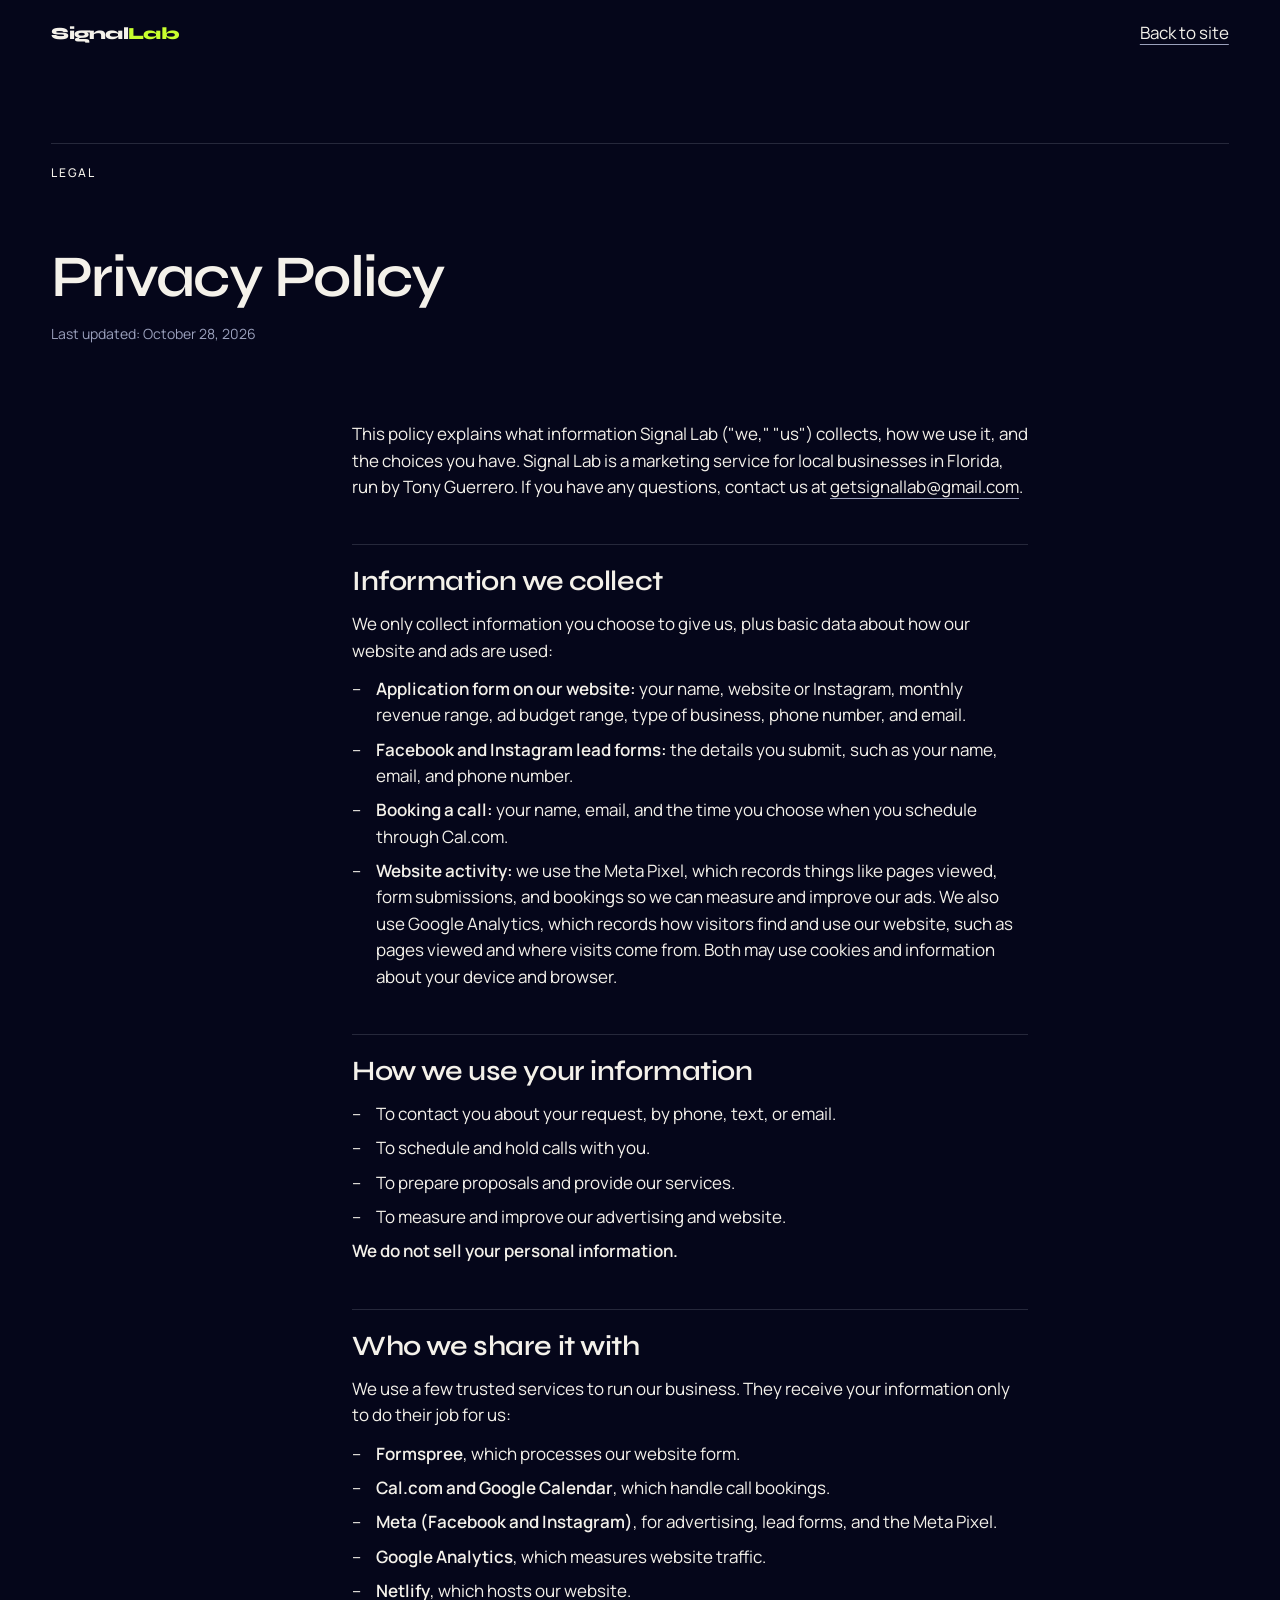
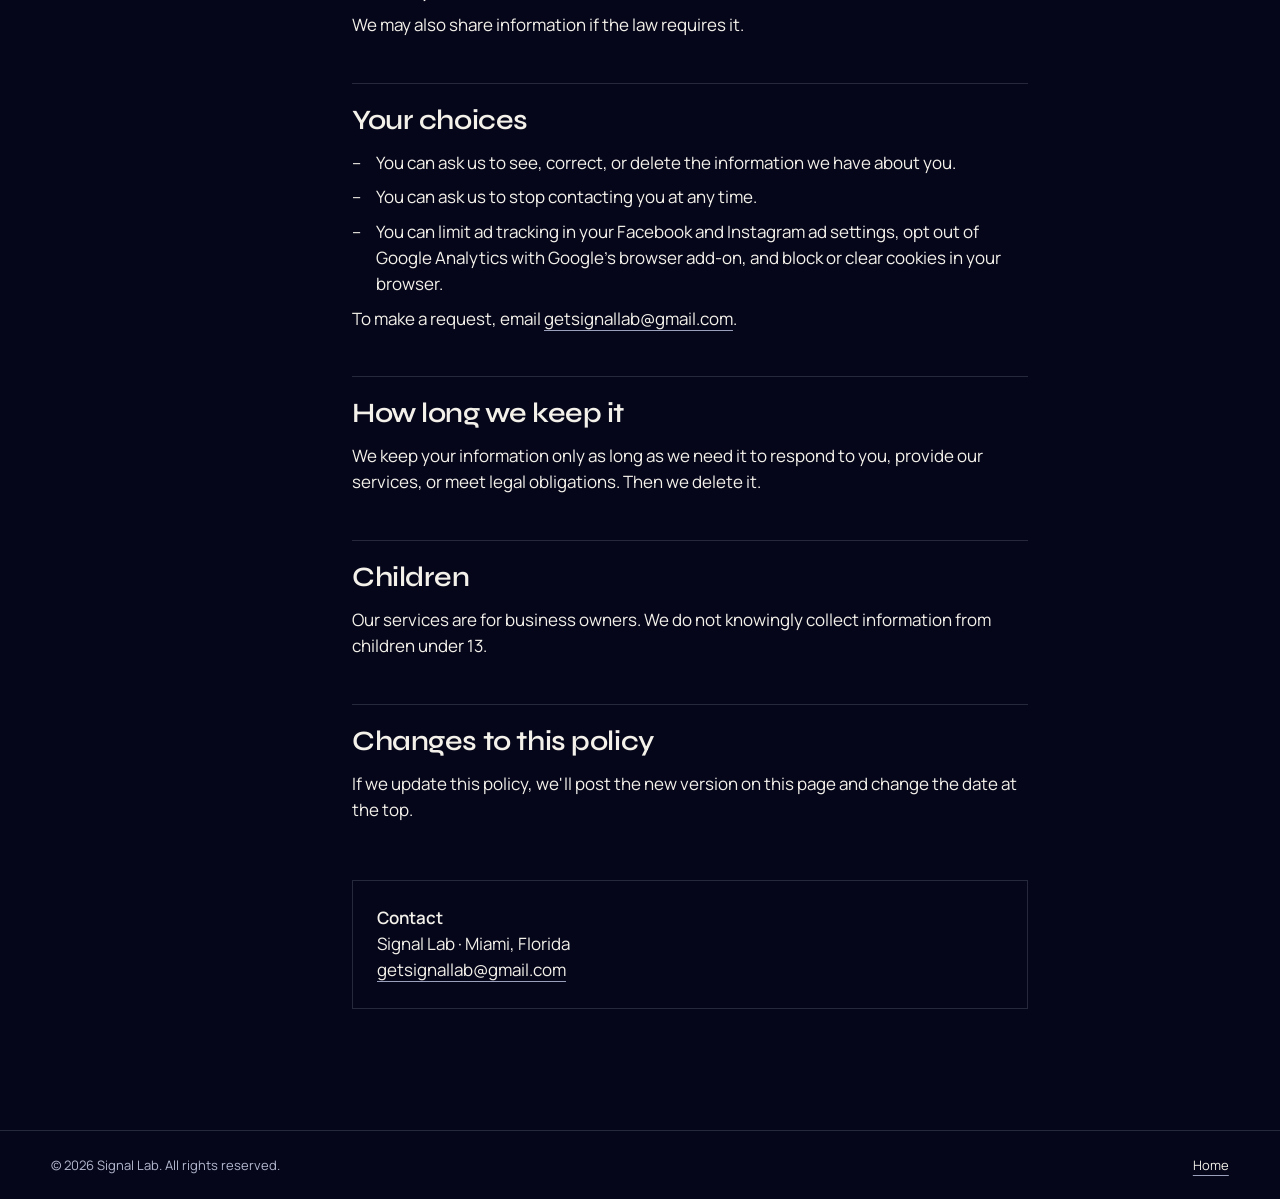
<file: privacy/index.html>
<!DOCTYPE html>
<html lang="en">
<head>
<!-- Google Tag Manager -->
<script>(function(w,d,s,l,i){w[l]=w[l]||[];w[l].push({'gtm.start':
new Date().getTime(),event:'gtm.js'});var f=d.getElementsByTagName(s)[0],
j=d.createElement(s),dl=l!='dataLayer'?'&l='+l:'';j.async=true;j.src=
'https://www.googletagmanager.com/gtm.js?id='+i+dl;f.parentNode.insertBefore(j,f);
})(window,document,'script','dataLayer','GTM-K8LWNW3B');</script>
<!-- End Google Tag Manager -->
<meta charset="UTF-8">
<meta name="viewport" content="width=device-width, initial-scale=1.0">
<title>Privacy Policy | Signal Lab</title>
<meta name="description" content="How Signal Lab collects, uses, and protects your information.">
<link rel="canonical" href="https://growsignallab.com/privacy">
<meta name="theme-color" content="#05061A">
<link rel="icon" href="/favicon.ico" sizes="any">
<link rel="icon" type="image/svg+xml" href="/favicon.svg">
<link rel="apple-touch-icon" href="/apple-touch-icon.png">
<link rel="preload" href="/fonts/syne.woff2" as="font" type="font/woff2" crossorigin>
<link rel="preload" href="/fonts/manrope.woff2" as="font" type="font/woff2" crossorigin>
<link rel="stylesheet" href="/css/site.css">
</head>
<body>
<!-- Google Tag Manager (noscript) -->
<noscript><iframe src="https://www.googletagmanager.com/ns.html?id=GTM-K8LWNW3B" height="0" width="0" style="display:none;visibility:hidden"></iframe></noscript>
<!-- End Google Tag Manager (noscript) -->

<a class="skip-link" href="#main">Skip to content</a>

<header class="site-header">
  <div class="wrap">
    <a href="/" class="wordmark" aria-label="Signal Lab home">Signal<em>Lab</em></a>
    <a href="/" class="link">Back to site</a>
  </div>
</header>

<main id="main" class="doc">
  <div class="wrap">
    <div class="doc-head">
      <span class="label">Legal</span>
      <h1 class="h2">Privacy <em>Policy</em></h1>
      <p class="fine">Last updated: October 28, 2026</p>
    </div>
    <div class="grid">
      <div class="doc-body">
        <p>This policy explains what information Signal Lab ("we," "us") collects, how we use it, and the choices you have. Signal Lab is a marketing service for local businesses in Florida, run by Tony Guerrero. If you have any questions, contact us at <a class="link" href="mailto:getsignallab@gmail.com">getsignallab@gmail.com</a>.</p>

        <h2>Information we collect</h2>
        <p>We only collect information you choose to give us, plus basic data about how our website and ads are used:</p>
        <ul>
          <li><strong>Application form on our website:</strong> your name, website or Instagram, monthly revenue range, ad budget range, type of business, phone number, and email.</li>
          <li><strong>Facebook and Instagram lead forms:</strong> the details you submit, such as your name, email, and phone number.</li>
          <li><strong>Booking a call:</strong> your name, email, and the time you choose when you schedule through Cal.com.</li>
          <li><strong>Website activity:</strong> we use the Meta Pixel, which records things like pages viewed, form submissions, and bookings so we can measure and improve our ads. We also use Google Analytics, which records how visitors find and use our website, such as pages viewed and where visits come from. Both may use cookies and information about your device and browser.</li>
        </ul>

        <h2>How we use your information</h2>
        <ul>
          <li>To contact you about your request, by phone, text, or email.</li>
          <li>To schedule and hold calls with you.</li>
          <li>To prepare proposals and provide our services.</li>
          <li>To measure and improve our advertising and website.</li>
        </ul>
        <p><strong>We do not sell your personal information.</strong></p>

        <h2>Who we share it with</h2>
        <p>We use a few trusted services to run our business. They receive your information only to do their job for us:</p>
        <ul>
          <li><strong>Formspree</strong>, which processes our website form.</li>
          <li><strong>Cal.com and Google Calendar</strong>, which handle call bookings.</li>
          <li><strong>Meta (Facebook and Instagram)</strong>, for advertising, lead forms, and the Meta Pixel.</li>
          <li><strong>Google Analytics</strong>, which measures website traffic.</li>
          <li><strong>Netlify</strong>, which hosts our website.</li>
        </ul>
        <p>We may also share information if the law requires it.</p>

        <h2>Your choices</h2>
        <ul>
          <li>You can ask us to see, correct, or delete the information we have about you.</li>
          <li>You can ask us to stop contacting you at any time.</li>
          <li>You can limit ad tracking in your Facebook and Instagram ad settings, opt out of Google Analytics with Google's browser add-on, and block or clear cookies in your browser.</li>
        </ul>
        <p>To make a request, email <a class="link" href="mailto:getsignallab@gmail.com">getsignallab@gmail.com</a>.</p>

        <h2>How long we keep it</h2>
        <p>We keep your information only as long as we need it to respond to you, provide our services, or meet legal obligations. Then we delete it.</p>

        <h2>Children</h2>
        <p>Our services are for business owners. We do not knowingly collect information from children under 13.</p>

        <h2>Changes to this policy</h2>
        <p>If we update this policy, we'll post the new version on this page and change the date at the top.</p>

        <div class="doc-contact">
          <p><strong>Contact</strong><br>Signal Lab · Miami, Florida<br><a class="link" href="mailto:getsignallab@gmail.com">getsignallab@gmail.com</a></p>
        </div>
      </div>
    </div>
  </div>
</main>

<footer class="site-footer site-footer--plain">
  <div class="wrap">
    <div class="footer-row">
      <span>© 2026 Signal Lab. All rights reserved.</span>
      <a class="link" href="/">Home</a>
    </div>
  </div>
</footer>

</body>
</html>
</file>
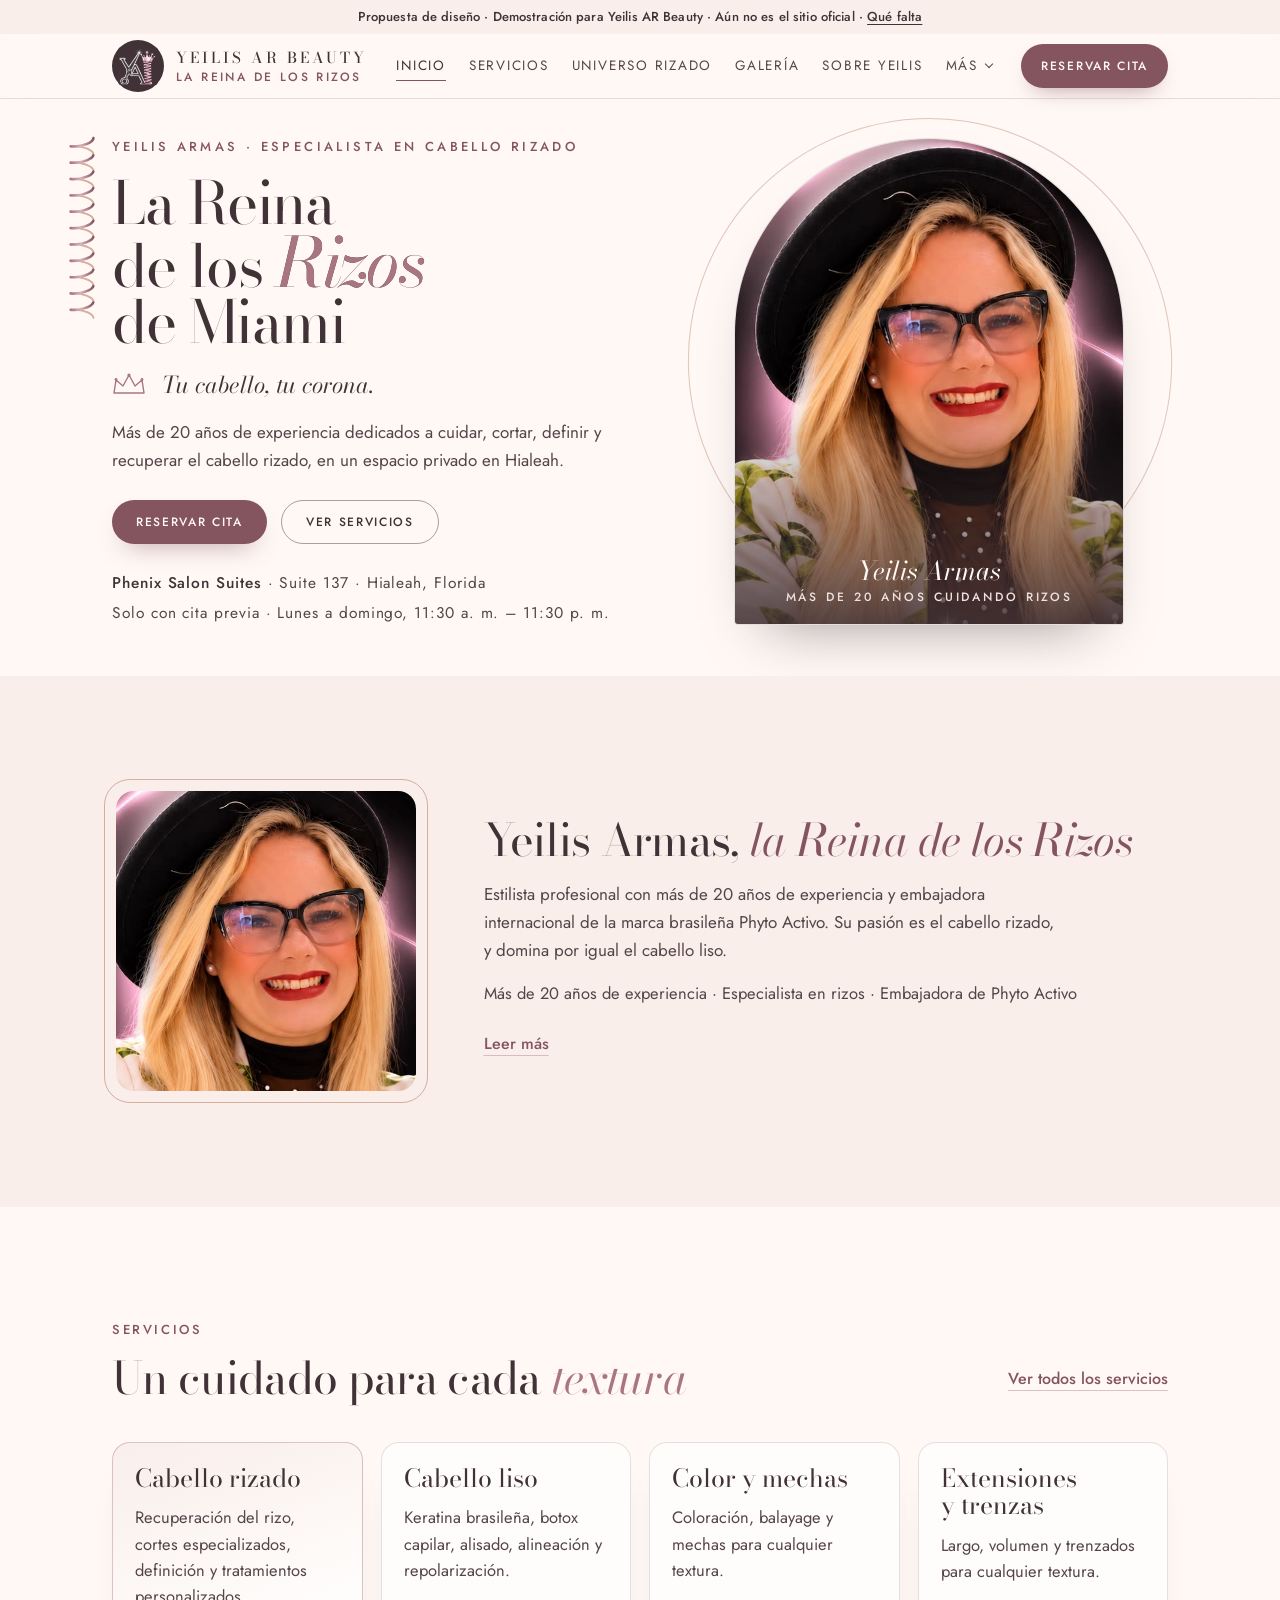
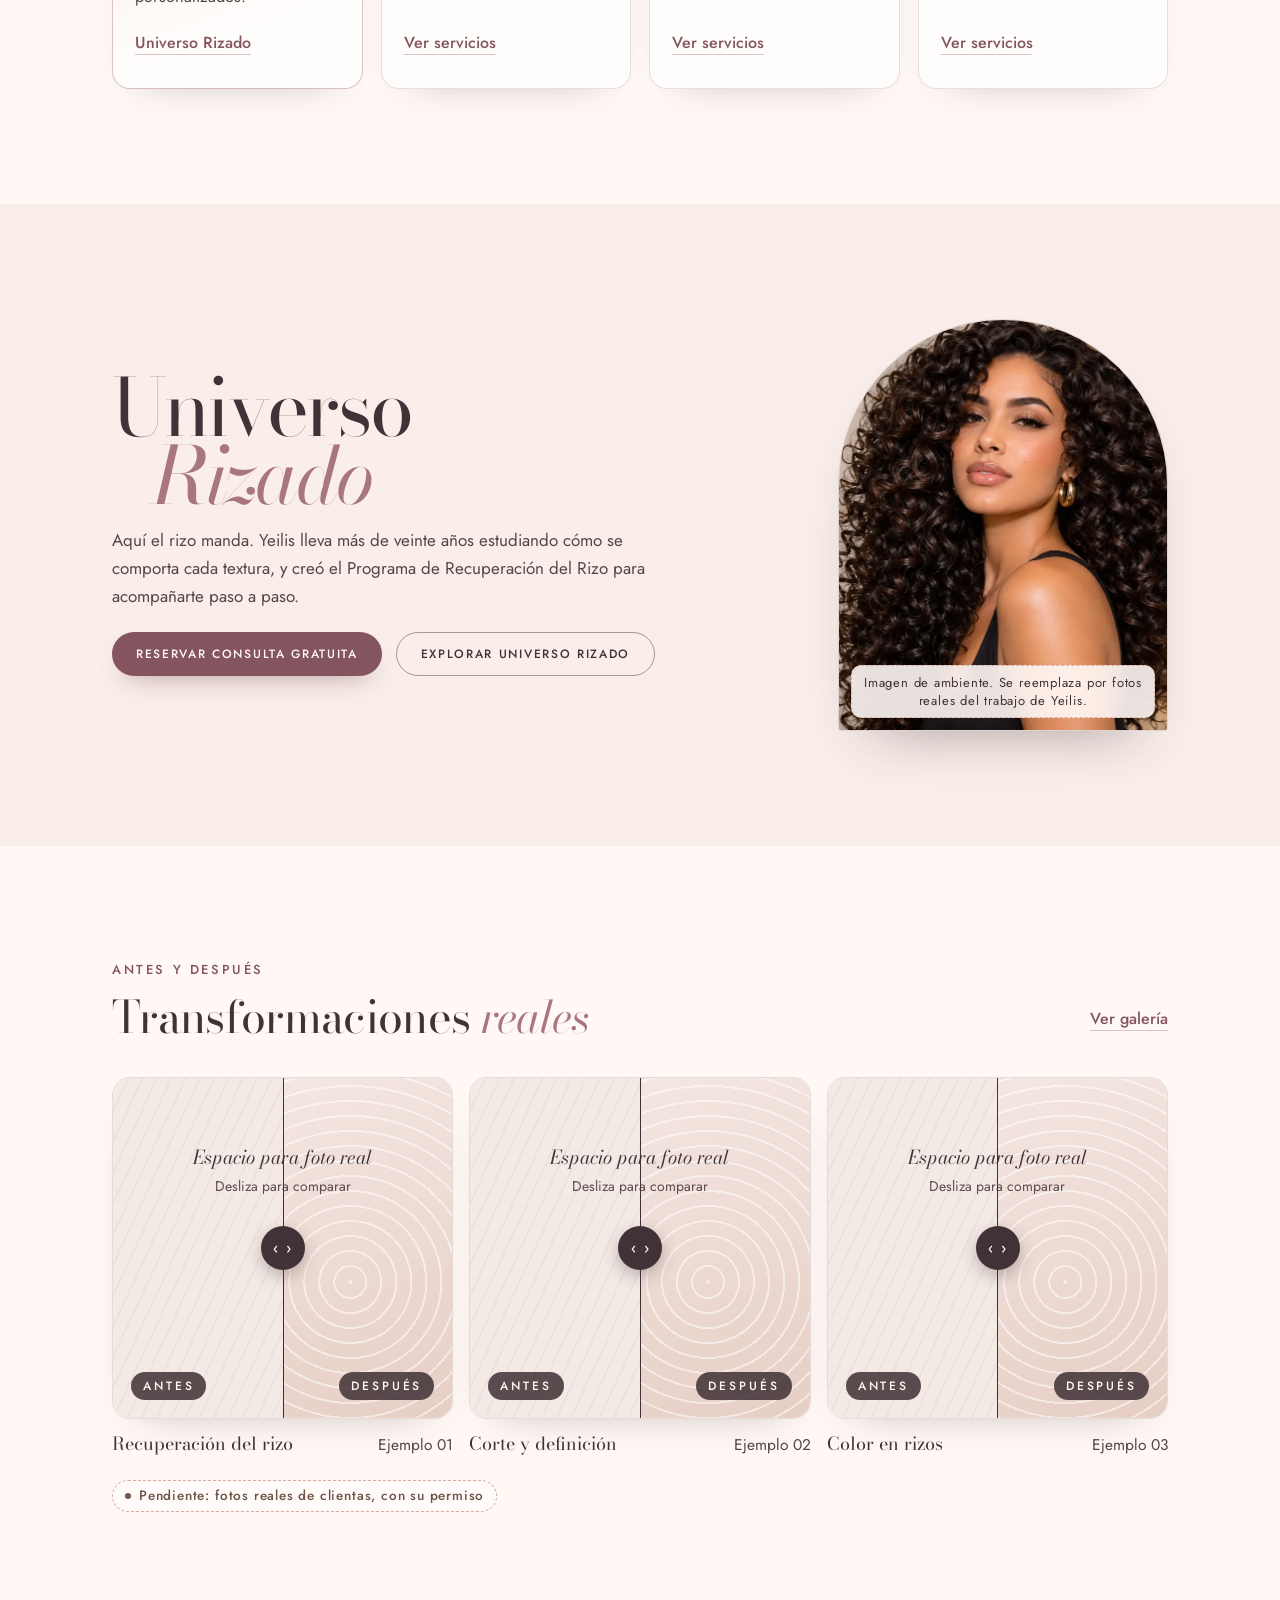
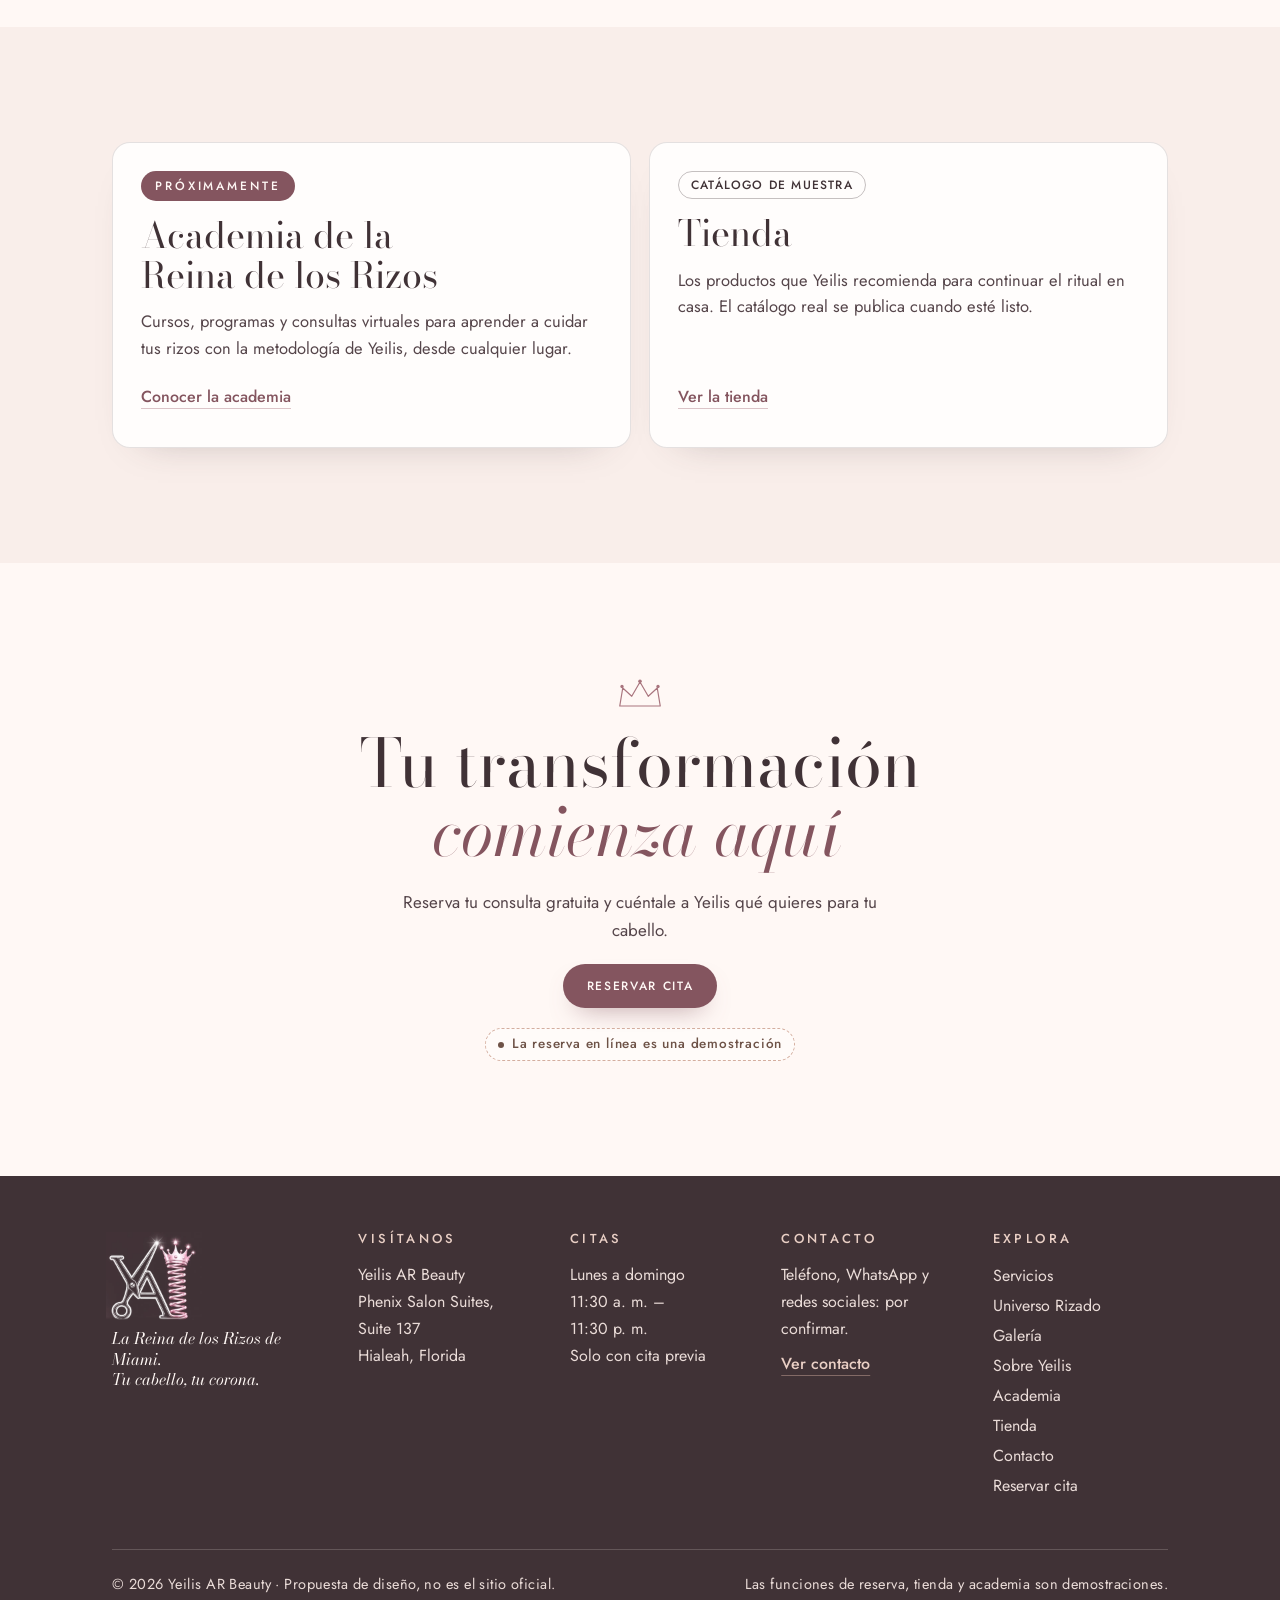
<file: yeilis-ar-beauty/index.html>
<!DOCTYPE html>
<html lang="es">
<head>
<meta charset="utf-8">
<meta name="viewport" content="width=device-width,initial-scale=1,viewport-fit=cover">
<title>Yeilis AR Beauty | Especialista en cabello rizado en Hialeah</title>
<meta name="claude:viewport-fit-sides" content="cover">
<meta name="theme-color" content="#FFF8F5">
<meta name="robots" content="noindex, nofollow">
<meta name="description" content="Yeilis Armas, La Reina de los Rizos de Miami: más de 20 años cuidando, cortando y recuperando el cabello rizado. Salón privado en Hialeah, solo con cita.">
<meta property="og:type" content="website">
<meta property="og:site_name" content="Yeilis AR Beauty">
<meta property="og:locale" content="es_US">
<meta property="og:title" content="Yeilis AR Beauty | Especialista en cabello rizado en Hialeah">
<meta property="og:description" content="Yeilis Armas, La Reina de los Rizos de Miami: más de 20 años cuidando, cortando y recuperando el cabello rizado. Salón privado en Hialeah, solo con cita.">
<meta name="twitter:card" content="summary">
<script type="application/ld+json">{"@context":"https://schema.org","@type":"HairSalon","name":"Yeilis AR Beauty","alternateName":"La Reina de los Rizos de Miami","description":"Salón de belleza de Yeilis Armas, estilista con más de 20 años de experiencia y especialista en cabello rizado. Atención solo con cita previa.","address":{"@type":"PostalAddress","addressLocality":"Hialeah","addressRegion":"FL","addressCountry":"US"},"containedInPlace":{"@type":"Place","name":"Phenix Salon Suites"},"founder":{"@type":"Person","name":"Yeilis Armas","jobTitle":"Estilista especialista en cabello rizado"},"knowsLanguage":"es","hasOfferCatalog":{"@type":"OfferCatalog","name":"Servicios","itemListElement":[{"@type":"Offer","itemOffered":{"@type":"Service","name":"Recuperación del rizo"}},{"@type":"Offer","itemOffered":{"@type":"Service","name":"Cortes para cabello rizado"}},{"@type":"Offer","itemOffered":{"@type":"Service","name":"Definición del rizo"}},{"@type":"Offer","itemOffered":{"@type":"Service","name":"Tratamientos personalizados para rizos"}},{"@type":"Offer","itemOffered":{"@type":"Service","name":"Coloración, balayage y mechas"}},{"@type":"Offer","itemOffered":{"@type":"Service","name":"Keratina brasileña"}},{"@type":"Offer","itemOffered":{"@type":"Service","name":"Botox capilar"}},{"@type":"Offer","itemOffered":{"@type":"Service","name":"Alisado"}},{"@type":"Offer","itemOffered":{"@type":"Service","name":"Alineación capilar"}},{"@type":"Offer","itemOffered":{"@type":"Service","name":"Repolarización"}},{"@type":"Offer","itemOffered":{"@type":"Service","name":"Extensiones"}},{"@type":"Offer","itemOffered":{"@type":"Service","name":"Trenzas"}}]}}</script>
<link rel="preload" as="image" href="assets/yeilis-hero.webp" fetchpriority="high">
<link rel="preconnect" href="https://fonts.googleapis.com">
<link rel="preconnect" href="https://fonts.gstatic.com" crossorigin>
<link rel="stylesheet" href="https://fonts.googleapis.com/css2?family=Bodoni+Moda:ital,opsz,wght@0,6..96,400..600;1,6..96,400..600&family=Jost:wght@300..600&display=swap">
<link rel="stylesheet" href="assets/site.css">
</head>
<body>
<a class="skip" href="#contenido">Saltar al contenido</a>
<div class="concept"><div class="wrap">Propuesta de diseño · <span class="xs-hide">Demostración para Yeilis AR Beauty · </span>Aún no es el sitio oficial · <a href="pendientes/">Qué falta</a></div></div>

<header class="head">
  <div class="wrap">
    <a class="brand" href="./" aria-label="Yeilis AR Beauty, inicio">
      <!-- LOGO: reemplazar assets/logo-ya.webp por el logo original con fondo transparente (PNG o SVG) y quitar mix-blend-mode de .brand img y .foot-brand img. -->
      <span class="brand-mark"><img src="assets/logo-ya.webp" width="288" height="264" alt="Logo YA de Yeilis Armas"></span>
      <span><b>Yeilis AR Beauty</b><small>La Reina de los Rizos</small></span>
    </a>
    <nav class="nav" id="nav" aria-label="Navegación principal">
      <a href="./" aria-current="page">Inicio</a>
      <a href="servicios/">Servicios</a>
      <a href="universo-rizado/">Universo Rizado</a>
      <a href="galeria/">Galería</a>
      <a href="sobre-yeilis/">Sobre Yeilis</a>
      <div class="nav-more">
        <button type="button" aria-expanded="false" aria-controls="nav-sub">Más</button>
        <div class="nav-sub" id="nav-sub">
          <a href="academia/">Academia</a>
          <a href="tienda/">Tienda</a>
          <a href="contacto/">Contacto</a>
        </div>
      </div>
      <a class="btn btn-rose nav-cta" href="reservar/">Reservar cita</a>
    </nav>
    <a class="btn btn-rose btn-sm head-cta" href="reservar/"><span>Reservar<span class="xs-hide"> cita</span></span></a>
    <button class="burger" id="burger" aria-label="Abrir menú" aria-expanded="false" aria-controls="nav"><i></i><i></i></button>
  </div>
</header>

<main id="contenido" tabindex="-1">
<!-- 1 · HERO -->
<section class="hero" id="inicio">
  <div class="wrap">
    <div class="hero-copy">
      <svg class="coil hero-coil" data-coil data-turns="11" data-w="44" data-h="300" aria-hidden="true"></svg>
      <p class="eyebrow">Yeilis Armas · Especialista en cabello rizado</p>
      <h1 class="h1"><span class="chrome">La Reina</span><span class="chrome">de los <em>Rizos</em></span><span class="chrome">de Miami</span></h1>
      <p class="tagline">
        <svg viewBox="0 0 34 22" aria-hidden="true"><path d="M2 20h30L30 7l-7 6-6-11-6 11-7-6z" fill="none" stroke="#A9757E" stroke-width="1.4" stroke-linejoin="round"/><circle cx="17" cy="2" r="1.6" fill="#A9757E"/><circle cx="4" cy="6.5" r="1.4" fill="#A9757E"/><circle cx="30" cy="6.5" r="1.4" fill="#A9757E"/></svg>
        Tu cabello, tu corona.
      </p>
      <p class="hero-intro">Más de 20 años de experiencia dedicados a cuidar, cortar, definir y recuperar el cabello rizado, en un espacio privado en Hialeah.</p>
      <div class="cta-row">
        <a class="btn btn-rose" href="reservar/">Reservar cita</a>
        <a class="btn btn-line" href="servicios/">Ver servicios</a>
      </div>
      <p class="hero-meta"><span><b>Phenix Salon Suites</b> · Suite&nbsp;137 · Hialeah, Florida</span><span>Solo con cita previa · Lunes a domingo, 11:30 a.&nbsp;m. – 11:30 p.&nbsp;m.</span></p>
    </div>
    <div class="hero-art">
      <!-- RETRATO: reemplazar assets/yeilis-hero.webp por el retrato original en alta resolución (vertical 4:5, mínimo 1200 × 1500 px, sin logos ni texto encima). -->
      <figure class="hero-frame">
        <img src="assets/yeilis-hero.webp" width="572" height="715" fetchpriority="high" decoding="async" alt="Yeilis Armas sonríe, con sombrero negro, lentes y chaqueta de hojas verdes">
        <figcaption><b>Yeilis Armas</b><span>Más de 20 años cuidando rizos</span></figcaption>
      </figure>
    </div>
  </div>
</section>

<!-- 2 · SOBRE YEILIS -->
<section class="band sobre" id="yeilis">
  <div class="wrap about-mini">
    <figure class="portrait rv">
      <img src="assets/yeilis-retrato.webp" width="500" height="500" loading="lazy" decoding="async" alt="Retrato de Yeilis Armas">
    </figure>
    <div class="stack rv">
      <h2 class="h2">Yeilis Armas, <em>la Reina de los Rizos</em></h2>
      <p class="lead">Estilista profesional con más de 20 años de experiencia y embajadora internacional de la marca brasileña Phyto Activo. Su pasión es el cabello rizado, y domina por igual el cabello liso.</p>
      <p class="mini-line">Más de 20 años de experiencia · Especialista en rizos · Embajadora de Phyto Activo</p>
      <a class="more" href="sobre-yeilis/">Leer más</a>
    </div>
  </div>
</section>

<!-- 3 · SERVICIOS DESTACADOS -->
<section class="band" id="servicios">
  <div class="wrap">
    <div class="sec-head rv">
      <div class="stack">
        <p class="eyebrow">Servicios</p>
        <h2 class="h2">Un cuidado para cada <em>textura</em></h2>
      </div>
      <a class="more" href="servicios/">Ver todos los servicios</a>
    </div>
    <div class="cats">
      <a class="cat star rv" href="universo-rizado/"><h3>Cabello rizado</h3><p>Recuperación del rizo, cortes especializados, definición y tratamientos personalizados.</p><span class="more">Universo Rizado</span></a>
      <a class="cat rv" href="servicios/#liso"><h3>Cabello liso</h3><p>Keratina brasileña, botox capilar, alisado, alineación y repolarización.</p><span class="more">Ver servicios</span></a>
      <a class="cat rv" href="servicios/#ambos"><h3>Color y mechas</h3><p>Coloración, balayage y mechas para cualquier textura.</p><span class="more">Ver servicios</span></a>
      <a class="cat rv" href="servicios/#ambos"><h3>Extensiones y trenzas</h3><p>Largo, volumen y trenzados para cualquier textura.</p><span class="more">Ver servicios</span></a>
    </div>
  </div>
</section>

<!-- 4 · UNIVERSO RIZADO -->
<section class="band alt" id="universo-rizado">
  <div class="wrap rizos-mini">
    <div class="stack rv">
      <h2 class="rizos-title"><span>Universo</span><em>Rizado</em></h2>
      <p class="lead">Aquí el rizo manda. Yeilis lleva más de veinte años estudiando cómo se comporta cada textura, y creó el Programa de Recuperación del Rizo para acompañarte paso a paso.</p>
      <div class="cta-row"><a class="btn btn-rose" href="reservar/#svc-consulta">Reservar consulta gratuita</a><a class="btn btn-line" href="universo-rizado/">Explorar Universo Rizado</a></div>
    </div>
    <figure class="arch rv">
      <img src="assets/ambiente-rizos.webp" width="1100" height="825" loading="lazy" decoding="async" alt="Imagen de ambiente: melena de rizos definidos">
      <figcaption class="cap">Imagen de ambiente. Se reemplaza por fotos reales del trabajo de Yeilis.</figcaption>
    </figure>
  </div>
</section>

<!-- 5 · GALERÍA DESTACADA -->
<section class="band" id="galeria">
  <div class="wrap">
    <div class="sec-head rv">
      <div class="stack">
        <p class="eyebrow">Antes y después</p>
        <h2 class="h2">Transformaciones <em>reales</em></h2>
      </div>
      <a class="more" href="galeria/">Ver galería</a>
    </div>
    <div class="ba-grid">
      <figure class="ba rv">
        <div class="ba-frame">
          <div class="ba-side ba-before"><span>Antes</span></div>
          <div class="ba-side ba-after"><span>Después</span></div>
          <p class="ba-note">Espacio para foto real<small>Desliza para comparar</small></p>
          <div class="ba-bar"></div>
          <input type="range" min="0" max="100" value="50" id="ba-1" aria-label="Comparar antes y después: Recuperación del rizo">
        </div>
        <figcaption><b>Recuperación del rizo</b><span>Ejemplo 01</span></figcaption>
      </figure>
      <figure class="ba rv">
        <div class="ba-frame">
          <div class="ba-side ba-before"><span>Antes</span></div>
          <div class="ba-side ba-after"><span>Después</span></div>
          <p class="ba-note">Espacio para foto real<small>Desliza para comparar</small></p>
          <div class="ba-bar"></div>
          <input type="range" min="0" max="100" value="50" id="ba-2" aria-label="Comparar antes y después: Corte y definición">
        </div>
        <figcaption><b>Corte y definición</b><span>Ejemplo 02</span></figcaption>
      </figure>
      <figure class="ba rv">
        <div class="ba-frame">
          <div class="ba-side ba-before"><span>Antes</span></div>
          <div class="ba-side ba-after"><span>Después</span></div>
          <p class="ba-note">Espacio para foto real<small>Desliza para comparar</small></p>
          <div class="ba-bar"></div>
          <input type="range" min="0" max="100" value="50" id="ba-3" aria-label="Comparar antes y después: Color en rizos">
        </div>
        <figcaption><b>Color en rizos</b><span>Ejemplo 03</span></figcaption>
      </figure>
    </div>
    <p style="margin-top:22px"><span class="todo">Pendiente: fotos reales de clientas, con su permiso</span></p>
  </div>
</section>

<!-- 6 · TESTIMONIOS: sección reservada. Se añade aquí cuando Yeilis entregue 2 o 3 reseñas reales de clientas; no se muestran reseñas inventadas. -->

<!-- 7 · ACADEMIA Y TIENDA -->
<section class="band alt" id="mas">
  <div class="wrap duo">
    <a class="cat rv" href="academia/"><span class="soon">Próximamente</span><h3>Academia de la Reina de los Rizos</h3><p>Cursos, programas y consultas virtuales para aprender a cuidar tus rizos con la metodología de Yeilis, desde cualquier lugar.</p><span class="more">Conocer la academia</span></a>
    <a class="cat rv" href="tienda/"><span class="tag plain">Catálogo de muestra</span><h3>Tienda</h3><p>Los productos que Yeilis recomienda para continuar el ritual en casa. El catálogo real se publica cuando esté listo.</p><span class="more">Ver la tienda</span></a>
  </div>
</section>

<!-- 8 · LLAMADA FINAL -->
<section class="band fin">
  <div class="wrap rv">
    <svg class="crown" viewBox="0 0 64 40" aria-hidden="true"><path d="M5 36h54l-4-24-12 11L32 4 21 23 9 12z" fill="none" stroke="#A9757E" stroke-width="1.6" stroke-linejoin="round"/><circle cx="32" cy="3" r="2.4" fill="#A9757E"/><circle cx="8" cy="10" r="2.2" fill="#A9757E"/><circle cx="56" cy="10" r="2.2" fill="#A9757E"/></svg>
    <h2>Tu transformación <em>comienza aquí</em></h2>
    <p class="lead">Reserva tu consulta gratuita y cuéntale a Yeilis qué quieres para tu cabello.</p>
    <a class="btn btn-rose" href="reservar/">Reservar cita</a>
    <span class="todo">La reserva en línea es una demostración</span>
  </div>
</section>
</main>

<footer class="foot">
  <div class="wrap">
    <div class="foot-grid">
      <div class="foot-brand">
        <img src="assets/logo-ya.webp" width="288" height="264" loading="lazy" alt="Logo YA de Yeilis Armas">
        <p>La Reina de los Rizos de Miami.<br>Tu cabello, tu corona.</p>
      </div>
      <div>
        <h2>Visítanos</h2>
        <address><p>Yeilis AR Beauty<br>Phenix Salon Suites, Suite&nbsp;137<br>Hialeah, Florida</p></address>
      </div>
      <div>
        <h2>Citas</h2>
        <p>Lunes a domingo<br>11:30&nbsp;a.&nbsp;m. – 11:30&nbsp;p.&nbsp;m.<br>Solo con cita previa</p>
      </div>
      <div>
        <h2>Contacto</h2>
        <p>Teléfono, WhatsApp y redes sociales: por confirmar.</p>
        <p><a class="more" href="contacto/">Ver contacto</a></p>
      </div>
      <div>
        <h2>Explora</h2>
        <ul>
          <li><a href="servicios/">Servicios</a></li>
          <li><a href="universo-rizado/">Universo Rizado</a></li>
          <li><a href="galeria/">Galería</a></li>
          <li><a href="sobre-yeilis/">Sobre Yeilis</a></li>
          <li><a href="academia/">Academia</a></li>
          <li><a href="tienda/">Tienda</a></li>
          <li><a href="contacto/">Contacto</a></li>
          <li><a href="reservar/">Reservar cita</a></li>
        </ul>
      </div>
    </div>
    <div class="legal">
      <span>© <span id="yr">2026</span> Yeilis AR Beauty · Propuesta de diseño, no es el sitio oficial.</span>
      <span>Las funciones de reserva, tienda y academia son demostraciones.</span>
    </div>
  </div>
</footer>

<div class="toast" id="toast" role="status" aria-live="polite"></div>

<script src="assets/site.js" defer></script>
</body>
</html>
</file>
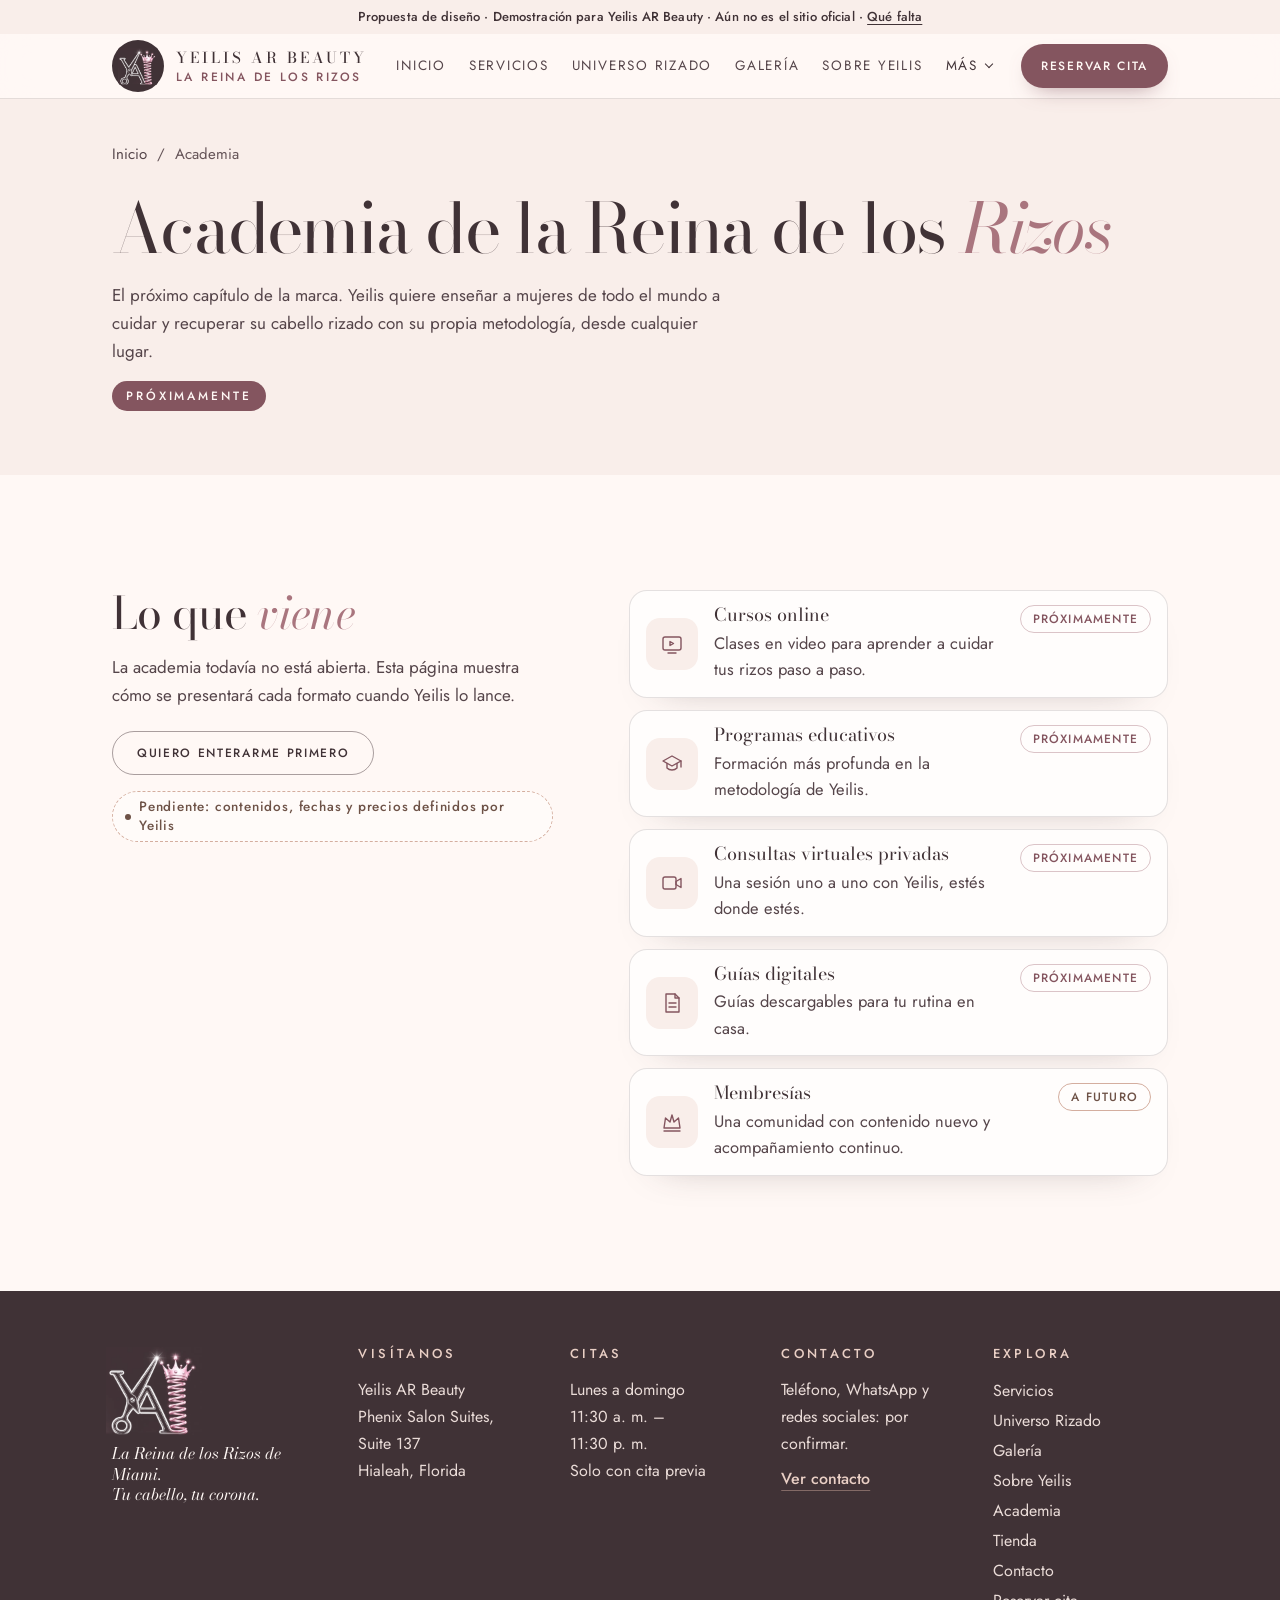
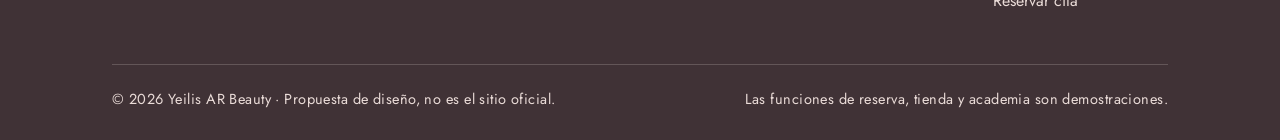
<file: yeilis-ar-beauty/academia/index.html>
<!DOCTYPE html>
<html lang="es">
<head>
<meta charset="utf-8">
<meta name="viewport" content="width=device-width,initial-scale=1,viewport-fit=cover">
<script>if(!/(\/|\.html?)$/.test(location.pathname))location.replace(location.pathname+'/'+location.search+location.hash)</script>
<title>Academia de la Reina de los Rizos | Yeilis AR Beauty</title>
<meta name="claude:viewport-fit-sides" content="cover">
<meta name="theme-color" content="#FFF8F5">
<meta name="robots" content="noindex, nofollow">
<meta name="description" content="Próximamente: cursos online, programas, consultas virtuales y guías para aprender a cuidar y recuperar el cabello rizado con el método de Yeilis Armas.">
<meta property="og:type" content="website">
<meta property="og:site_name" content="Yeilis AR Beauty">
<meta property="og:locale" content="es_US">
<meta property="og:title" content="Academia de la Reina de los Rizos | Yeilis AR Beauty">
<meta property="og:description" content="Próximamente: cursos online, programas, consultas virtuales y guías para aprender a cuidar y recuperar el cabello rizado con el método de Yeilis Armas.">
<meta name="twitter:card" content="summary">
<link rel="preconnect" href="https://fonts.googleapis.com">
<link rel="preconnect" href="https://fonts.gstatic.com" crossorigin>
<link rel="stylesheet" href="https://fonts.googleapis.com/css2?family=Bodoni+Moda:ital,opsz,wght@0,6..96,400..600;1,6..96,400..600&family=Jost:wght@300..600&display=swap">
<link rel="stylesheet" href="../assets/site.css">
</head>
<body>
<a class="skip" href="#contenido">Saltar al contenido</a>
<div class="concept"><div class="wrap">Propuesta de diseño · <span class="xs-hide">Demostración para Yeilis AR Beauty · </span>Aún no es el sitio oficial · <a href="../pendientes/">Qué falta</a></div></div>

<header class="head">
  <div class="wrap">
    <a class="brand" href="../" aria-label="Yeilis AR Beauty, inicio">
      <!-- LOGO: reemplazar assets/logo-ya.webp por el logo original con fondo transparente (PNG o SVG) y quitar mix-blend-mode de .brand img y .foot-brand img. -->
      <span class="brand-mark"><img src="../assets/logo-ya.webp" width="288" height="264" alt="Logo YA de Yeilis Armas"></span>
      <span><b>Yeilis AR Beauty</b><small>La Reina de los Rizos</small></span>
    </a>
    <nav class="nav" id="nav" aria-label="Navegación principal">
      <a href="../">Inicio</a>
      <a href="../servicios/">Servicios</a>
      <a href="../universo-rizado/">Universo Rizado</a>
      <a href="../galeria/">Galería</a>
      <a href="../sobre-yeilis/">Sobre Yeilis</a>
      <div class="nav-more has-current">
        <button type="button" aria-expanded="false" aria-controls="nav-sub">Más</button>
        <div class="nav-sub" id="nav-sub">
          <a href="../academia/" aria-current="page">Academia</a>
          <a href="../tienda/">Tienda</a>
          <a href="../contacto/">Contacto</a>
        </div>
      </div>
      <a class="btn btn-rose nav-cta" href="../reservar/">Reservar cita</a>
    </nav>
    <a class="btn btn-rose btn-sm head-cta" href="../reservar/"><span>Reservar<span class="xs-hide"> cita</span></span></a>
    <button class="burger" id="burger" aria-label="Abrir menú" aria-expanded="false" aria-controls="nav"><i></i><i></i></button>
  </div>
</header>

<main id="contenido" tabindex="-1">
<section class="phero">
  <div class="wrap">
    <p class="crumb"><a href="../">Inicio</a><span aria-hidden="true">/</span><span>Academia</span></p>
    <h1>Academia de la Reina de los <em>Rizos</em></h1>
    <p class="lead">El próximo capítulo de la marca. Yeilis quiere enseñar a mujeres de todo el mundo a cuidar y recuperar su cabello rizado con su propia metodología, desde cualquier lugar.</p>
    <span class="soon">Próximamente</span>
  </div>
</section>
<section class="band academia">
  <div class="wrap aca-grid">
    <div class="stack aca-id rv">
      <h2 class="h2">Lo que <em>viene</em></h2>
      <p class="lead">La academia todavía no está abierta. Esta página muestra cómo se presentará cada formato cuando Yeilis lo lance.</p>
      <div class="cta-row"><button class="btn btn-line" type="button" data-toast="Lista de espera de demostración. En el sitio final aquí podrás dejar tu correo para enterarte del lanzamiento.">Quiero enterarme primero</button></div>
      <span class="todo">Pendiente: contenidos, fechas y precios definidos por Yeilis</span>
    </div>
    <ul class="offers">
      <li class="offer rv"><span class="ico"><svg viewBox="0 0 24 24" aria-hidden="true"><rect x="3" y="5" width="18" height="13" rx="2"/><path d="M10 9.5v4l3.5-2z"/><path d="M8 21h8"/></svg></span><div><h3>Cursos online</h3><p>Clases en video para aprender a cuidar tus rizos paso a paso.</p></div><span class="tag">Próximamente</span></li>
      <li class="offer rv"><span class="ico"><svg viewBox="0 0 24 24" aria-hidden="true"><path d="M3 9l9-5 9 5-9 5z"/><path d="M7 11.5V16c1.5 1.5 3.2 2 5 2s3.500-.5 5-2v-4.500"/><path d="M21 9v6"/></svg></span><div><h3>Programas educativos</h3><p>Formación más profunda en la metodología de Yeilis.</p></div><span class="tag">Próximamente</span></li>
      <li class="offer rv"><span class="ico"><svg viewBox="0 0 24 24" aria-hidden="true"><rect x="3" y="6" width="13" height="12" rx="2"/><path d="M16 10.500l5-3v9l-5-3z"/></svg></span><div><h3>Consultas virtuales privadas</h3><p>Una sesión uno a uno con Yeilis, estés donde estés.</p></div><span class="tag">Próximamente</span></li>
      <li class="offer rv"><span class="ico"><svg viewBox="0 0 24 24" aria-hidden="true"><path d="M6 3h9l4 4v14H6z"/><path d="M15 3v4h4"/><path d="M9 12h7M9 16h7"/></svg></span><div><h3>Guías digitales</h3><p>Guías descargables para tu rutina en casa.</p></div><span class="tag">Próximamente</span></li>
      <li class="offer rv"><span class="ico"><svg viewBox="0 0 24 24" aria-hidden="true"><path d="M4 18h16l-1.500-10-4.500 4-2-7-2 7-4.500-4z"/><path d="M4 21h16"/></svg></span><div><h3>Membresías</h3><p>Una comunidad con contenido nuevo y acompañamiento continuo.</p></div><span class="tag both">A futuro</span></li>
    </ul>
  </div>
</section>

</main>

<footer class="foot">
  <div class="wrap">
    <div class="foot-grid">
      <div class="foot-brand">
        <img src="../assets/logo-ya.webp" width="288" height="264" loading="lazy" alt="Logo YA de Yeilis Armas">
        <p>La Reina de los Rizos de Miami.<br>Tu cabello, tu corona.</p>
      </div>
      <div>
        <h2>Visítanos</h2>
        <address><p>Yeilis AR Beauty<br>Phenix Salon Suites, Suite&nbsp;137<br>Hialeah, Florida</p></address>
      </div>
      <div>
        <h2>Citas</h2>
        <p>Lunes a domingo<br>11:30&nbsp;a.&nbsp;m. – 11:30&nbsp;p.&nbsp;m.<br>Solo con cita previa</p>
      </div>
      <div>
        <h2>Contacto</h2>
        <p>Teléfono, WhatsApp y redes sociales: por confirmar.</p>
        <p><a class="more" href="../contacto/">Ver contacto</a></p>
      </div>
      <div>
        <h2>Explora</h2>
        <ul>
          <li><a href="../servicios/">Servicios</a></li>
          <li><a href="../universo-rizado/">Universo Rizado</a></li>
          <li><a href="../galeria/">Galería</a></li>
          <li><a href="../sobre-yeilis/">Sobre Yeilis</a></li>
          <li><a href="../academia/">Academia</a></li>
          <li><a href="../tienda/">Tienda</a></li>
          <li><a href="../contacto/">Contacto</a></li>
          <li><a href="../reservar/">Reservar cita</a></li>
        </ul>
      </div>
    </div>
    <div class="legal">
      <span>© <span id="yr">2026</span> Yeilis AR Beauty · Propuesta de diseño, no es el sitio oficial.</span>
      <span>Las funciones de reserva, tienda y academia son demostraciones.</span>
    </div>
  </div>
</footer>

<div class="toast" id="toast" role="status" aria-live="polite"></div>

<script src="../assets/site.js" defer></script>
</body>
</html>
</file>
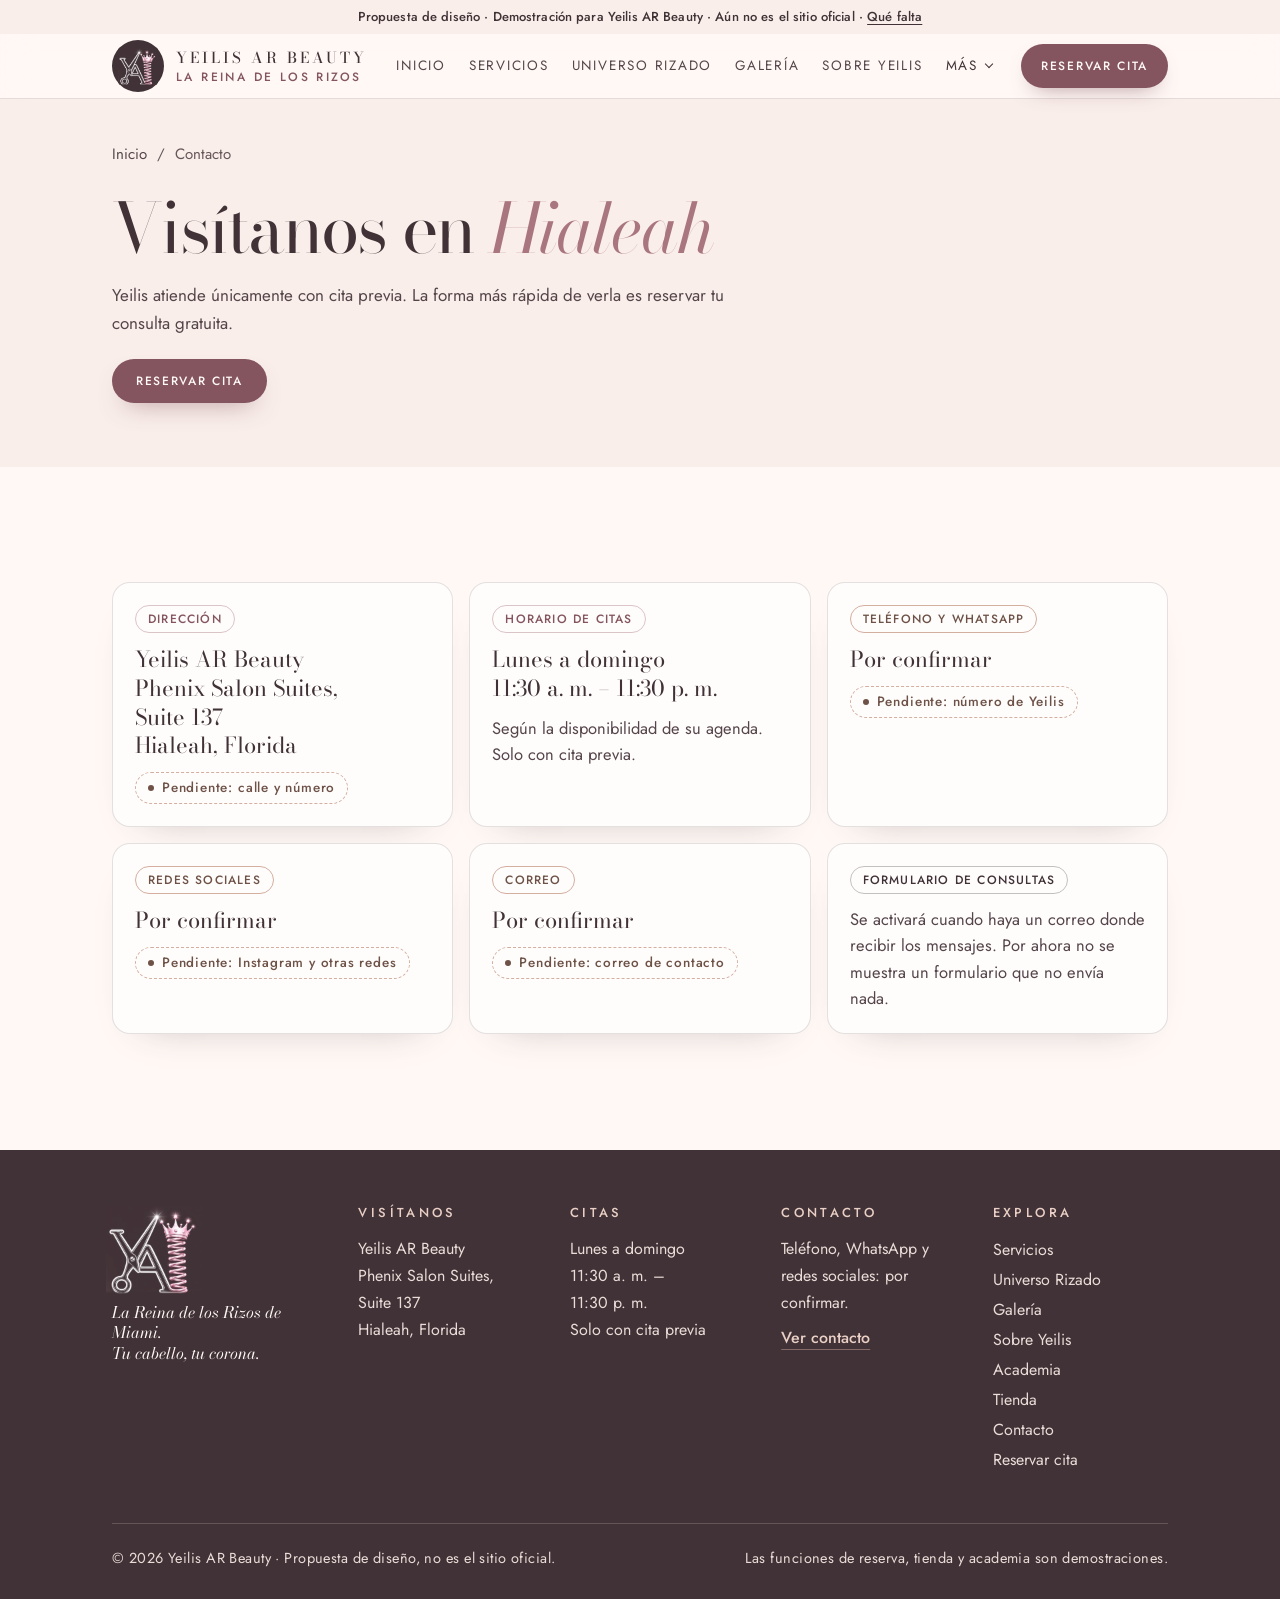
<file: yeilis-ar-beauty/contacto/index.html>
<!DOCTYPE html>
<html lang="es">
<head>
<meta charset="utf-8">
<meta name="viewport" content="width=device-width,initial-scale=1,viewport-fit=cover">
<script>if(!/(\/|\.html?)$/.test(location.pathname))location.replace(location.pathname+'/'+location.search+location.hash)</script>
<title>Contacto y ubicación en Hialeah | Yeilis AR Beauty</title>
<meta name="claude:viewport-fit-sides" content="cover">
<meta name="theme-color" content="#FFF8F5">
<meta name="robots" content="noindex, nofollow">
<meta name="description" content="Yeilis AR Beauty está en Phenix Salon Suites, Suite 137, Hialeah, Florida. Citas de lunes a domingo, solo con cita previa.">
<meta property="og:type" content="website">
<meta property="og:site_name" content="Yeilis AR Beauty">
<meta property="og:locale" content="es_US">
<meta property="og:title" content="Contacto y ubicación en Hialeah | Yeilis AR Beauty">
<meta property="og:description" content="Yeilis AR Beauty está en Phenix Salon Suites, Suite 137, Hialeah, Florida. Citas de lunes a domingo, solo con cita previa.">
<meta name="twitter:card" content="summary">
<script type="application/ld+json">{"@context":"https://schema.org","@type":"HairSalon","name":"Yeilis AR Beauty","alternateName":"La Reina de los Rizos de Miami","description":"Salón de belleza de Yeilis Armas, estilista con más de 20 años de experiencia y especialista en cabello rizado. Atención solo con cita previa.","address":{"@type":"PostalAddress","addressLocality":"Hialeah","addressRegion":"FL","addressCountry":"US"},"containedInPlace":{"@type":"Place","name":"Phenix Salon Suites"},"founder":{"@type":"Person","name":"Yeilis Armas","jobTitle":"Estilista especialista en cabello rizado"},"knowsLanguage":"es","hasOfferCatalog":{"@type":"OfferCatalog","name":"Servicios","itemListElement":[{"@type":"Offer","itemOffered":{"@type":"Service","name":"Recuperación del rizo"}},{"@type":"Offer","itemOffered":{"@type":"Service","name":"Cortes para cabello rizado"}},{"@type":"Offer","itemOffered":{"@type":"Service","name":"Definición del rizo"}},{"@type":"Offer","itemOffered":{"@type":"Service","name":"Tratamientos personalizados para rizos"}},{"@type":"Offer","itemOffered":{"@type":"Service","name":"Coloración, balayage y mechas"}},{"@type":"Offer","itemOffered":{"@type":"Service","name":"Keratina brasileña"}},{"@type":"Offer","itemOffered":{"@type":"Service","name":"Botox capilar"}},{"@type":"Offer","itemOffered":{"@type":"Service","name":"Alisado"}},{"@type":"Offer","itemOffered":{"@type":"Service","name":"Alineación capilar"}},{"@type":"Offer","itemOffered":{"@type":"Service","name":"Repolarización"}},{"@type":"Offer","itemOffered":{"@type":"Service","name":"Extensiones"}},{"@type":"Offer","itemOffered":{"@type":"Service","name":"Trenzas"}}]}}</script>
<link rel="preconnect" href="https://fonts.googleapis.com">
<link rel="preconnect" href="https://fonts.gstatic.com" crossorigin>
<link rel="stylesheet" href="https://fonts.googleapis.com/css2?family=Bodoni+Moda:ital,opsz,wght@0,6..96,400..600;1,6..96,400..600&family=Jost:wght@300..600&display=swap">
<link rel="stylesheet" href="../assets/site.css">
</head>
<body>
<a class="skip" href="#contenido">Saltar al contenido</a>
<div class="concept"><div class="wrap">Propuesta de diseño · <span class="xs-hide">Demostración para Yeilis AR Beauty · </span>Aún no es el sitio oficial · <a href="../pendientes/">Qué falta</a></div></div>

<header class="head">
  <div class="wrap">
    <a class="brand" href="../" aria-label="Yeilis AR Beauty, inicio">
      <!-- LOGO: reemplazar assets/logo-ya.webp por el logo original con fondo transparente (PNG o SVG) y quitar mix-blend-mode de .brand img y .foot-brand img. -->
      <span class="brand-mark"><img src="../assets/logo-ya.webp" width="288" height="264" alt="Logo YA de Yeilis Armas"></span>
      <span><b>Yeilis AR Beauty</b><small>La Reina de los Rizos</small></span>
    </a>
    <nav class="nav" id="nav" aria-label="Navegación principal">
      <a href="../">Inicio</a>
      <a href="../servicios/">Servicios</a>
      <a href="../universo-rizado/">Universo Rizado</a>
      <a href="../galeria/">Galería</a>
      <a href="../sobre-yeilis/">Sobre Yeilis</a>
      <div class="nav-more has-current">
        <button type="button" aria-expanded="false" aria-controls="nav-sub">Más</button>
        <div class="nav-sub" id="nav-sub">
          <a href="../academia/">Academia</a>
          <a href="../tienda/">Tienda</a>
          <a href="../contacto/" aria-current="page">Contacto</a>
        </div>
      </div>
      <a class="btn btn-rose nav-cta" href="../reservar/">Reservar cita</a>
    </nav>
    <a class="btn btn-rose btn-sm head-cta" href="../reservar/"><span>Reservar<span class="xs-hide"> cita</span></span></a>
    <button class="burger" id="burger" aria-label="Abrir menú" aria-expanded="false" aria-controls="nav"><i></i><i></i></button>
  </div>
</header>

<main id="contenido" tabindex="-1">
<section class="phero">
  <div class="wrap">
    <p class="crumb"><a href="../">Inicio</a><span aria-hidden="true">/</span><span>Contacto</span></p>
    <h1>Visítanos en <em>Hialeah</em></h1>
    <p class="lead">Yeilis atiende únicamente con cita previa. La forma más rápida de verla es reservar tu consulta gratuita.</p>
    <div class="cta-row"><a class="btn btn-rose" href="../reservar/">Reservar cita</a></div>
  </div>
</section>
<section class="band">
  <div class="wrap">
    <div class="contact">
      <div class="cat rv"><span class="tag">Dirección</span><address><p class="val">Yeilis AR Beauty<br>Phenix Salon Suites, Suite&nbsp;137<br>Hialeah, Florida</p></address><span class="todo">Pendiente: calle y número</span></div>
      <div class="cat rv"><span class="tag">Horario de citas</span><p class="val">Lunes a domingo<br>11:30 a.&nbsp;m. – 11:30 p.&nbsp;m.</p><p>Según la disponibilidad de su agenda. Solo con cita previa.</p></div>
      <div class="cat rv"><span class="tag both">Teléfono y WhatsApp</span><p class="val">Por confirmar</p><span class="todo">Pendiente: número de Yeilis</span></div>
      <div class="cat rv"><span class="tag both">Redes sociales</span><p class="val">Por confirmar</p><span class="todo">Pendiente: Instagram y otras redes</span></div>
      <div class="cat rv"><span class="tag both">Correo</span><p class="val">Por confirmar</p><span class="todo">Pendiente: correo de contacto</span></div>
      <div class="cat rv"><span class="tag plain">Formulario de consultas</span><p>Se activará cuando haya un correo donde recibir los mensajes. Por ahora no se muestra un formulario que no envía nada.</p></div>
    </div>
  </div>
</section>

</main>

<footer class="foot">
  <div class="wrap">
    <div class="foot-grid">
      <div class="foot-brand">
        <img src="../assets/logo-ya.webp" width="288" height="264" loading="lazy" alt="Logo YA de Yeilis Armas">
        <p>La Reina de los Rizos de Miami.<br>Tu cabello, tu corona.</p>
      </div>
      <div>
        <h2>Visítanos</h2>
        <address><p>Yeilis AR Beauty<br>Phenix Salon Suites, Suite&nbsp;137<br>Hialeah, Florida</p></address>
      </div>
      <div>
        <h2>Citas</h2>
        <p>Lunes a domingo<br>11:30&nbsp;a.&nbsp;m. – 11:30&nbsp;p.&nbsp;m.<br>Solo con cita previa</p>
      </div>
      <div>
        <h2>Contacto</h2>
        <p>Teléfono, WhatsApp y redes sociales: por confirmar.</p>
        <p><a class="more" href="../contacto/">Ver contacto</a></p>
      </div>
      <div>
        <h2>Explora</h2>
        <ul>
          <li><a href="../servicios/">Servicios</a></li>
          <li><a href="../universo-rizado/">Universo Rizado</a></li>
          <li><a href="../galeria/">Galería</a></li>
          <li><a href="../sobre-yeilis/">Sobre Yeilis</a></li>
          <li><a href="../academia/">Academia</a></li>
          <li><a href="../tienda/">Tienda</a></li>
          <li><a href="../contacto/">Contacto</a></li>
          <li><a href="../reservar/">Reservar cita</a></li>
        </ul>
      </div>
    </div>
    <div class="legal">
      <span>© <span id="yr">2026</span> Yeilis AR Beauty · Propuesta de diseño, no es el sitio oficial.</span>
      <span>Las funciones de reserva, tienda y academia son demostraciones.</span>
    </div>
  </div>
</footer>

<div class="toast" id="toast" role="status" aria-live="polite"></div>

<script src="../assets/site.js" defer></script>
</body>
</html>
</file>
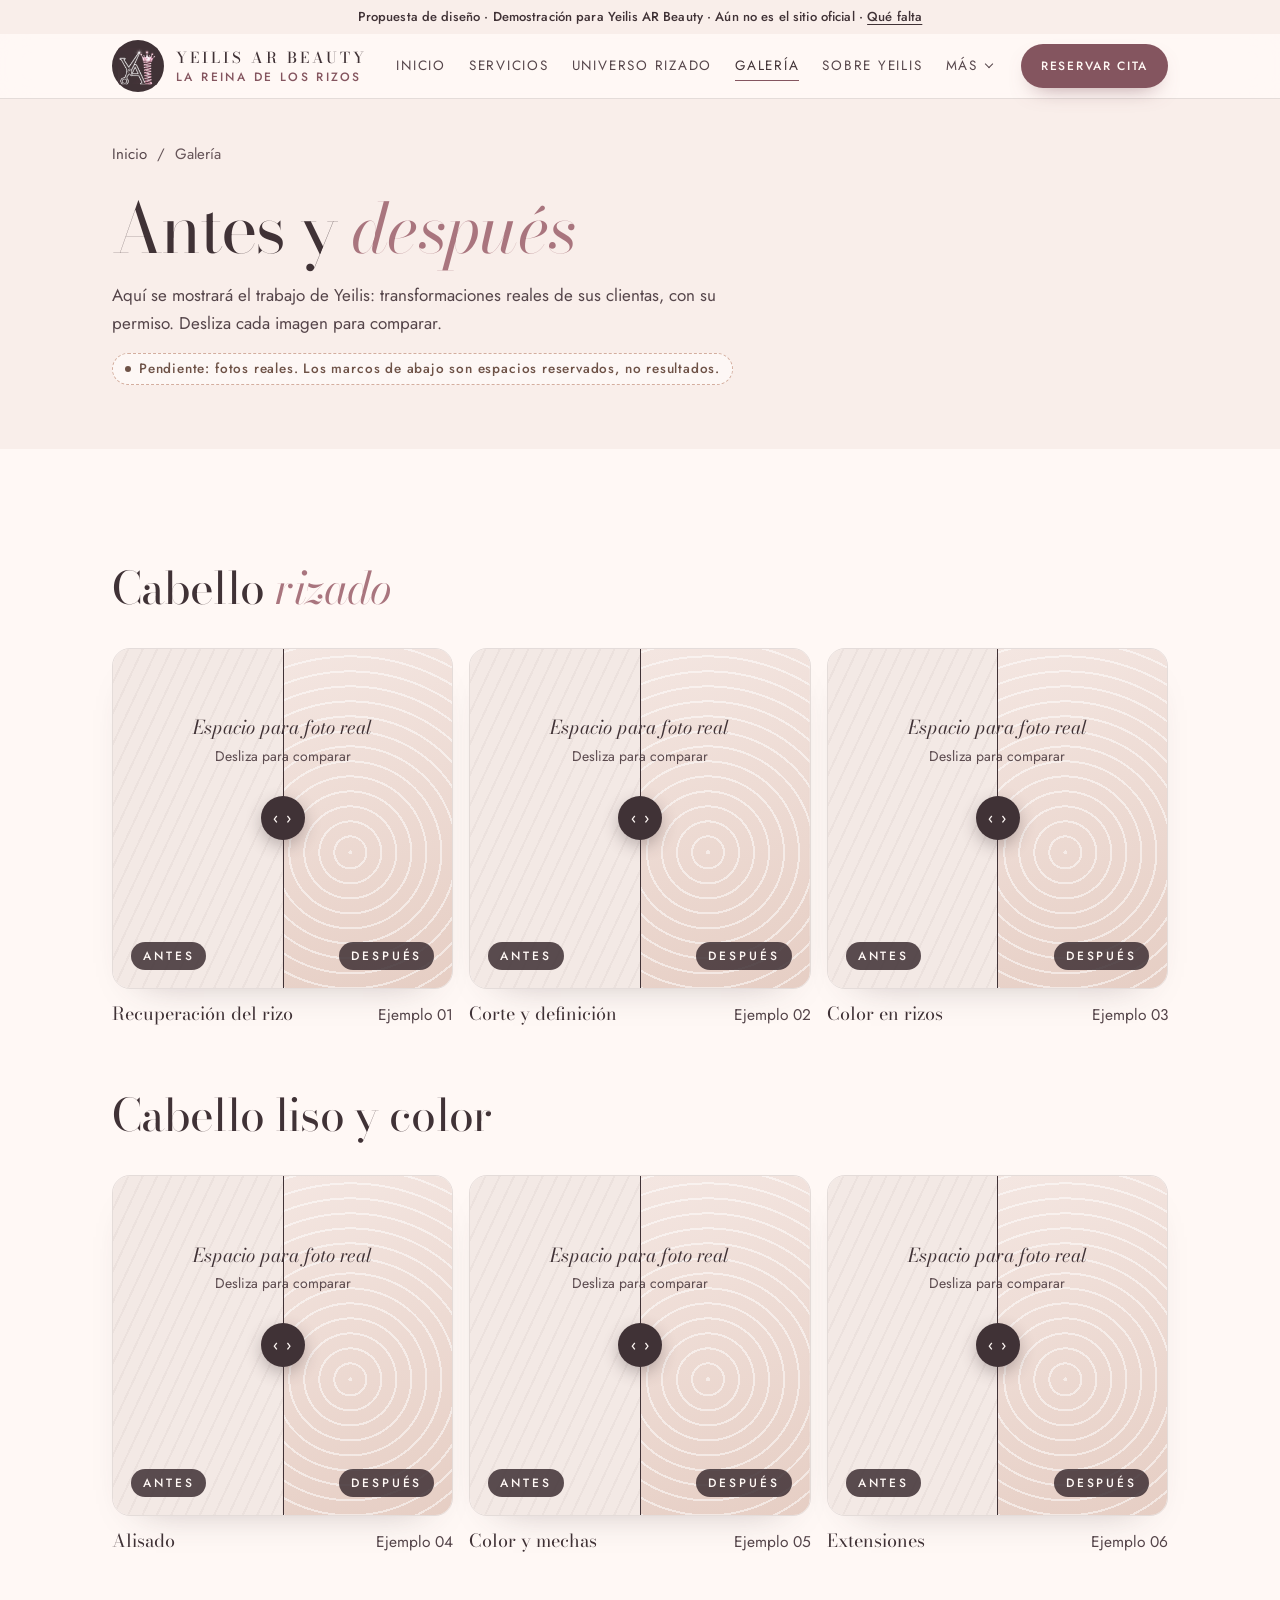
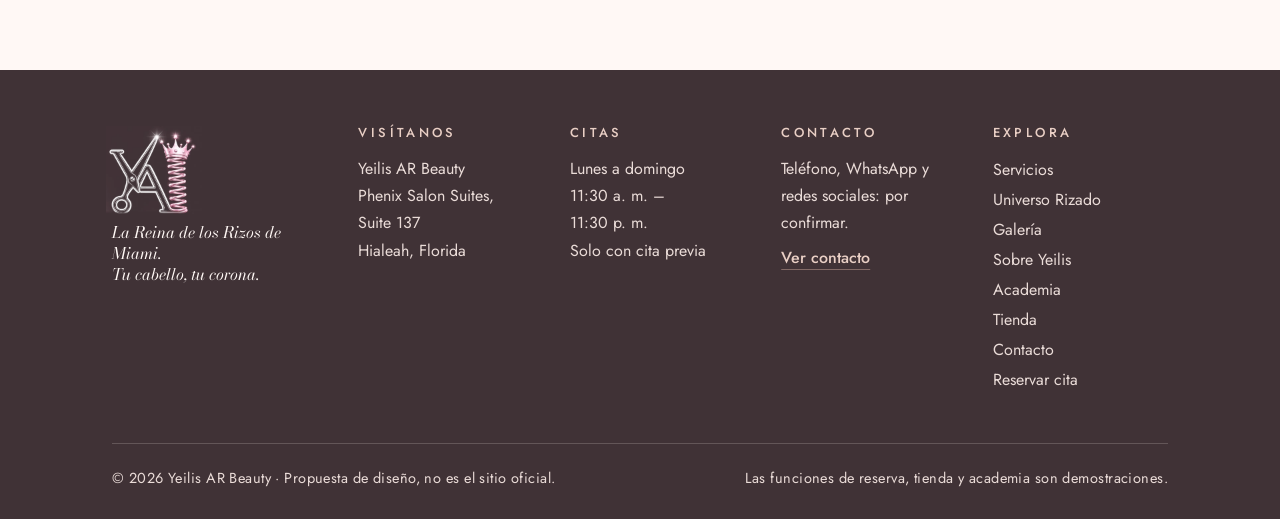
<file: yeilis-ar-beauty/galeria/index.html>
<!DOCTYPE html>
<html lang="es">
<head>
<meta charset="utf-8">
<meta name="viewport" content="width=device-width,initial-scale=1,viewport-fit=cover">
<script>if(!/(\/|\.html?)$/.test(location.pathname))location.replace(location.pathname+'/'+location.search+location.hash)</script>
<title>Galería de antes y después | Yeilis AR Beauty</title>
<meta name="claude:viewport-fit-sides" content="cover">
<meta name="theme-color" content="#FFF8F5">
<meta name="robots" content="noindex, nofollow">
<meta name="description" content="Antes y después de cabello rizado y liso en Yeilis AR Beauty: recuperación del rizo, cortes, color y alisados. Galería en preparación con fotos reales.">
<meta property="og:type" content="website">
<meta property="og:site_name" content="Yeilis AR Beauty">
<meta property="og:locale" content="es_US">
<meta property="og:title" content="Galería de antes y después | Yeilis AR Beauty">
<meta property="og:description" content="Antes y después de cabello rizado y liso en Yeilis AR Beauty: recuperación del rizo, cortes, color y alisados. Galería en preparación con fotos reales.">
<meta name="twitter:card" content="summary">
<link rel="preconnect" href="https://fonts.googleapis.com">
<link rel="preconnect" href="https://fonts.gstatic.com" crossorigin>
<link rel="stylesheet" href="https://fonts.googleapis.com/css2?family=Bodoni+Moda:ital,opsz,wght@0,6..96,400..600;1,6..96,400..600&family=Jost:wght@300..600&display=swap">
<link rel="stylesheet" href="../assets/site.css">
</head>
<body>
<a class="skip" href="#contenido">Saltar al contenido</a>
<div class="concept"><div class="wrap">Propuesta de diseño · <span class="xs-hide">Demostración para Yeilis AR Beauty · </span>Aún no es el sitio oficial · <a href="../pendientes/">Qué falta</a></div></div>

<header class="head">
  <div class="wrap">
    <a class="brand" href="../" aria-label="Yeilis AR Beauty, inicio">
      <!-- LOGO: reemplazar assets/logo-ya.webp por el logo original con fondo transparente (PNG o SVG) y quitar mix-blend-mode de .brand img y .foot-brand img. -->
      <span class="brand-mark"><img src="../assets/logo-ya.webp" width="288" height="264" alt="Logo YA de Yeilis Armas"></span>
      <span><b>Yeilis AR Beauty</b><small>La Reina de los Rizos</small></span>
    </a>
    <nav class="nav" id="nav" aria-label="Navegación principal">
      <a href="../">Inicio</a>
      <a href="../servicios/">Servicios</a>
      <a href="../universo-rizado/">Universo Rizado</a>
      <a href="../galeria/" aria-current="page">Galería</a>
      <a href="../sobre-yeilis/">Sobre Yeilis</a>
      <div class="nav-more">
        <button type="button" aria-expanded="false" aria-controls="nav-sub">Más</button>
        <div class="nav-sub" id="nav-sub">
          <a href="../academia/">Academia</a>
          <a href="../tienda/">Tienda</a>
          <a href="../contacto/">Contacto</a>
        </div>
      </div>
      <a class="btn btn-rose nav-cta" href="../reservar/">Reservar cita</a>
    </nav>
    <a class="btn btn-rose btn-sm head-cta" href="../reservar/"><span>Reservar<span class="xs-hide"> cita</span></span></a>
    <button class="burger" id="burger" aria-label="Abrir menú" aria-expanded="false" aria-controls="nav"><i></i><i></i></button>
  </div>
</header>

<main id="contenido" tabindex="-1">
<section class="phero">
  <div class="wrap">
    <p class="crumb"><a href="../">Inicio</a><span aria-hidden="true">/</span><span>Galería</span></p>
    <h1>Antes y <em>después</em></h1>
    <p class="lead">Aquí se mostrará el trabajo de Yeilis: transformaciones reales de sus clientas, con su permiso. Desliza cada imagen para comparar.</p>
    <span class="todo">Pendiente: fotos reales. Los marcos de abajo son espacios reservados, no resultados.</span>
  </div>
</section>
<section class="band">
  <div class="wrap">
    <div class="sec-head rv"><div class="stack"><h2 class="h2">Cabello <em>rizado</em></h2></div></div>
    <div class="ba-grid">
      <figure class="ba rv">
        <div class="ba-frame">
          <div class="ba-side ba-before"><span>Antes</span></div>
          <div class="ba-side ba-after"><span>Después</span></div>
          <p class="ba-note">Espacio para foto real<small>Desliza para comparar</small></p>
          <div class="ba-bar"></div>
          <input type="range" min="0" max="100" value="50" id="ba-1" aria-label="Comparar antes y después: Recuperación del rizo">
        </div>
        <figcaption><b>Recuperación del rizo</b><span>Ejemplo 01</span></figcaption>
      </figure>
      <figure class="ba rv">
        <div class="ba-frame">
          <div class="ba-side ba-before"><span>Antes</span></div>
          <div class="ba-side ba-after"><span>Después</span></div>
          <p class="ba-note">Espacio para foto real<small>Desliza para comparar</small></p>
          <div class="ba-bar"></div>
          <input type="range" min="0" max="100" value="50" id="ba-2" aria-label="Comparar antes y después: Corte y definición">
        </div>
        <figcaption><b>Corte y definición</b><span>Ejemplo 02</span></figcaption>
      </figure>
      <figure class="ba rv">
        <div class="ba-frame">
          <div class="ba-side ba-before"><span>Antes</span></div>
          <div class="ba-side ba-after"><span>Después</span></div>
          <p class="ba-note">Espacio para foto real<small>Desliza para comparar</small></p>
          <div class="ba-bar"></div>
          <input type="range" min="0" max="100" value="50" id="ba-3" aria-label="Comparar antes y después: Color en rizos">
        </div>
        <figcaption><b>Color en rizos</b><span>Ejemplo 03</span></figcaption>
      </figure>
    </div>
    <div class="sec-head rv" style="margin-top:clamp(40px,5vw,64px)"><div class="stack"><h2 class="h2">Cabello liso y color</h2></div></div>
    <div class="ba-grid">
      <figure class="ba rv">
        <div class="ba-frame">
          <div class="ba-side ba-before"><span>Antes</span></div>
          <div class="ba-side ba-after"><span>Después</span></div>
          <p class="ba-note">Espacio para foto real<small>Desliza para comparar</small></p>
          <div class="ba-bar"></div>
          <input type="range" min="0" max="100" value="50" id="ba-4" aria-label="Comparar antes y después: Alisado">
        </div>
        <figcaption><b>Alisado</b><span>Ejemplo 04</span></figcaption>
      </figure>
      <figure class="ba rv">
        <div class="ba-frame">
          <div class="ba-side ba-before"><span>Antes</span></div>
          <div class="ba-side ba-after"><span>Después</span></div>
          <p class="ba-note">Espacio para foto real<small>Desliza para comparar</small></p>
          <div class="ba-bar"></div>
          <input type="range" min="0" max="100" value="50" id="ba-5" aria-label="Comparar antes y después: Color y mechas">
        </div>
        <figcaption><b>Color y mechas</b><span>Ejemplo 05</span></figcaption>
      </figure>
      <figure class="ba rv">
        <div class="ba-frame">
          <div class="ba-side ba-before"><span>Antes</span></div>
          <div class="ba-side ba-after"><span>Después</span></div>
          <p class="ba-note">Espacio para foto real<small>Desliza para comparar</small></p>
          <div class="ba-bar"></div>
          <input type="range" min="0" max="100" value="50" id="ba-6" aria-label="Comparar antes y después: Extensiones">
        </div>
        <figcaption><b>Extensiones</b><span>Ejemplo 06</span></figcaption>
      </figure>
    </div>
  </div>
</section>

</main>

<footer class="foot">
  <div class="wrap">
    <div class="foot-grid">
      <div class="foot-brand">
        <img src="../assets/logo-ya.webp" width="288" height="264" loading="lazy" alt="Logo YA de Yeilis Armas">
        <p>La Reina de los Rizos de Miami.<br>Tu cabello, tu corona.</p>
      </div>
      <div>
        <h2>Visítanos</h2>
        <address><p>Yeilis AR Beauty<br>Phenix Salon Suites, Suite&nbsp;137<br>Hialeah, Florida</p></address>
      </div>
      <div>
        <h2>Citas</h2>
        <p>Lunes a domingo<br>11:30&nbsp;a.&nbsp;m. – 11:30&nbsp;p.&nbsp;m.<br>Solo con cita previa</p>
      </div>
      <div>
        <h2>Contacto</h2>
        <p>Teléfono, WhatsApp y redes sociales: por confirmar.</p>
        <p><a class="more" href="../contacto/">Ver contacto</a></p>
      </div>
      <div>
        <h2>Explora</h2>
        <ul>
          <li><a href="../servicios/">Servicios</a></li>
          <li><a href="../universo-rizado/">Universo Rizado</a></li>
          <li><a href="../galeria/">Galería</a></li>
          <li><a href="../sobre-yeilis/">Sobre Yeilis</a></li>
          <li><a href="../academia/">Academia</a></li>
          <li><a href="../tienda/">Tienda</a></li>
          <li><a href="../contacto/">Contacto</a></li>
          <li><a href="../reservar/">Reservar cita</a></li>
        </ul>
      </div>
    </div>
    <div class="legal">
      <span>© <span id="yr">2026</span> Yeilis AR Beauty · Propuesta de diseño, no es el sitio oficial.</span>
      <span>Las funciones de reserva, tienda y academia son demostraciones.</span>
    </div>
  </div>
</footer>

<div class="toast" id="toast" role="status" aria-live="polite"></div>

<script src="../assets/site.js" defer></script>
</body>
</html>
</file>
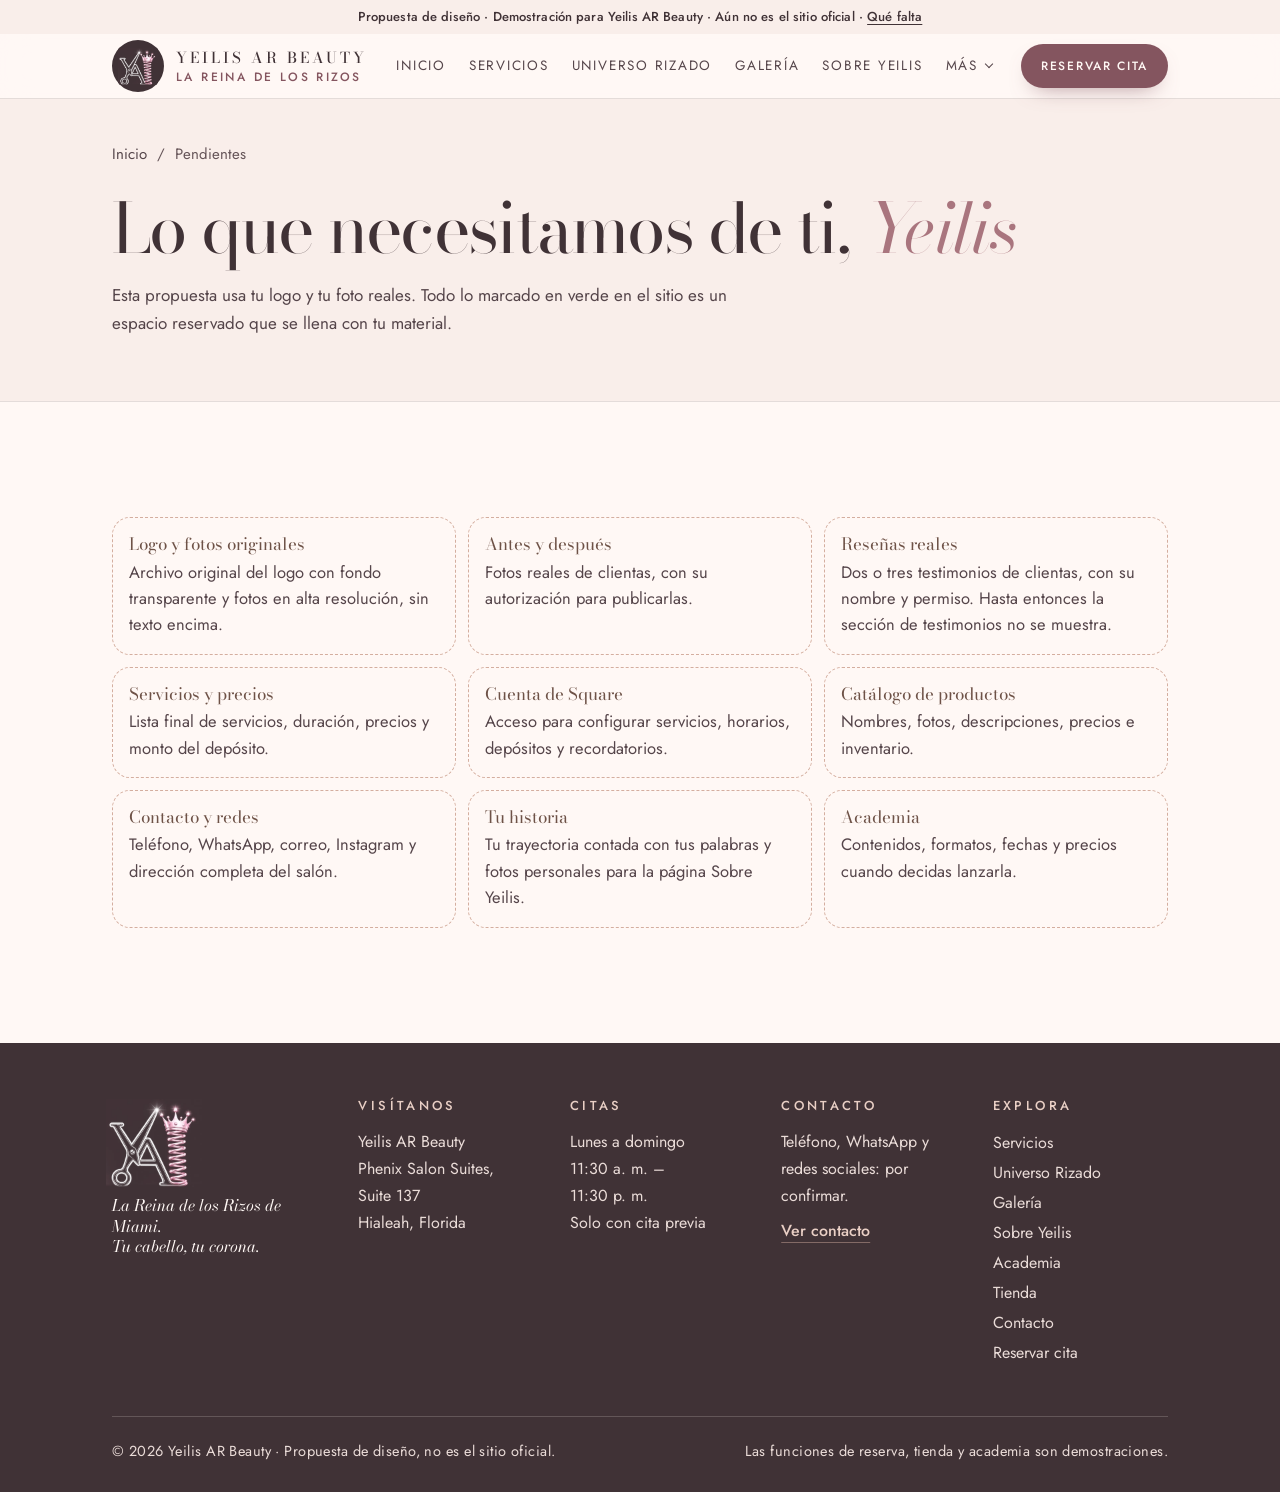
<file: yeilis-ar-beauty/pendientes/index.html>
<!DOCTYPE html>
<html lang="es">
<head>
<meta charset="utf-8">
<meta name="viewport" content="width=device-width,initial-scale=1,viewport-fit=cover">
<script>if(!/(\/|\.html?)$/.test(location.pathname))location.replace(location.pathname+'/'+location.search+location.hash)</script>
<title>Pendientes | Yeilis AR Beauty</title>
<meta name="claude:viewport-fit-sides" content="cover">
<meta name="theme-color" content="#FFF8F5">
<meta name="robots" content="noindex, nofollow">
<meta name="description" content="Material pendiente para completar el sitio de Yeilis AR Beauty.">
<meta property="og:type" content="website">
<meta property="og:site_name" content="Yeilis AR Beauty">
<meta property="og:locale" content="es_US">
<meta property="og:title" content="Pendientes | Yeilis AR Beauty">
<meta property="og:description" content="Material pendiente para completar el sitio de Yeilis AR Beauty.">
<meta name="twitter:card" content="summary">
<link rel="preconnect" href="https://fonts.googleapis.com">
<link rel="preconnect" href="https://fonts.gstatic.com" crossorigin>
<link rel="stylesheet" href="https://fonts.googleapis.com/css2?family=Bodoni+Moda:ital,opsz,wght@0,6..96,400..600;1,6..96,400..600&family=Jost:wght@300..600&display=swap">
<link rel="stylesheet" href="../assets/site.css">
</head>
<body>
<a class="skip" href="#contenido">Saltar al contenido</a>
<div class="concept"><div class="wrap">Propuesta de diseño · <span class="xs-hide">Demostración para Yeilis AR Beauty · </span>Aún no es el sitio oficial · <a href="../pendientes/">Qué falta</a></div></div>

<header class="head">
  <div class="wrap">
    <a class="brand" href="../" aria-label="Yeilis AR Beauty, inicio">
      <!-- LOGO: reemplazar assets/logo-ya.webp por el logo original con fondo transparente (PNG o SVG) y quitar mix-blend-mode de .brand img y .foot-brand img. -->
      <span class="brand-mark"><img src="../assets/logo-ya.webp" width="288" height="264" alt="Logo YA de Yeilis Armas"></span>
      <span><b>Yeilis AR Beauty</b><small>La Reina de los Rizos</small></span>
    </a>
    <nav class="nav" id="nav" aria-label="Navegación principal">
      <a href="../">Inicio</a>
      <a href="../servicios/">Servicios</a>
      <a href="../universo-rizado/">Universo Rizado</a>
      <a href="../galeria/">Galería</a>
      <a href="../sobre-yeilis/">Sobre Yeilis</a>
      <div class="nav-more">
        <button type="button" aria-expanded="false" aria-controls="nav-sub">Más</button>
        <div class="nav-sub" id="nav-sub">
          <a href="../academia/">Academia</a>
          <a href="../tienda/">Tienda</a>
          <a href="../contacto/">Contacto</a>
        </div>
      </div>
      <a class="btn btn-rose nav-cta" href="../reservar/">Reservar cita</a>
    </nav>
    <a class="btn btn-rose btn-sm head-cta" href="../reservar/"><span>Reservar<span class="xs-hide"> cita</span></span></a>
    <button class="burger" id="burger" aria-label="Abrir menú" aria-expanded="false" aria-controls="nav"><i></i><i></i></button>
  </div>
</header>

<main id="contenido" tabindex="-1">
<section class="phero">
  <div class="wrap">
    <p class="crumb"><a href="../">Inicio</a><span aria-hidden="true">/</span><span>Pendientes</span></p>
    <h1>Lo que necesitamos de ti, <em>Yeilis</em></h1>
    <p class="lead">Esta propuesta usa tu logo y tu foto reales. Todo lo marcado en verde en el sitio es un espacio reservado que se llena con tu material.</p>
  </div>
</section>
<section class="band pend">
  <div class="wrap">
    <ul class="pend-grid" style="margin-top:0">
      <li class="rv"><b>Logo y fotos originales</b><span>Archivo original del logo con fondo transparente y fotos en alta resolución, sin texto encima.</span></li>
      <li class="rv"><b>Antes y después</b><span>Fotos reales de clientas, con su autorización para publicarlas.</span></li>
      <li class="rv"><b>Reseñas reales</b><span>Dos o tres testimonios de clientas, con su nombre y permiso. Hasta entonces la sección de testimonios no se muestra.</span></li>
      <li class="rv"><b>Servicios y precios</b><span>Lista final de servicios, duración, precios y monto del depósito.</span></li>
      <li class="rv"><b>Cuenta de Square</b><span>Acceso para configurar servicios, horarios, depósitos y recordatorios.</span></li>
      <li class="rv"><b>Catálogo de productos</b><span>Nombres, fotos, descripciones, precios e inventario.</span></li>
      <li class="rv"><b>Contacto y redes</b><span>Teléfono, WhatsApp, correo, Instagram y dirección completa del salón.</span></li>
      <li class="rv"><b>Tu historia</b><span>Tu trayectoria contada con tus palabras y fotos personales para la página Sobre Yeilis.</span></li>
      <li class="rv"><b>Academia</b><span>Contenidos, formatos, fechas y precios cuando decidas lanzarla.</span></li>
    </ul>
  </div>
</section>
</main>

<footer class="foot">
  <div class="wrap">
    <div class="foot-grid">
      <div class="foot-brand">
        <img src="../assets/logo-ya.webp" width="288" height="264" loading="lazy" alt="Logo YA de Yeilis Armas">
        <p>La Reina de los Rizos de Miami.<br>Tu cabello, tu corona.</p>
      </div>
      <div>
        <h2>Visítanos</h2>
        <address><p>Yeilis AR Beauty<br>Phenix Salon Suites, Suite&nbsp;137<br>Hialeah, Florida</p></address>
      </div>
      <div>
        <h2>Citas</h2>
        <p>Lunes a domingo<br>11:30&nbsp;a.&nbsp;m. – 11:30&nbsp;p.&nbsp;m.<br>Solo con cita previa</p>
      </div>
      <div>
        <h2>Contacto</h2>
        <p>Teléfono, WhatsApp y redes sociales: por confirmar.</p>
        <p><a class="more" href="../contacto/">Ver contacto</a></p>
      </div>
      <div>
        <h2>Explora</h2>
        <ul>
          <li><a href="../servicios/">Servicios</a></li>
          <li><a href="../universo-rizado/">Universo Rizado</a></li>
          <li><a href="../galeria/">Galería</a></li>
          <li><a href="../sobre-yeilis/">Sobre Yeilis</a></li>
          <li><a href="../academia/">Academia</a></li>
          <li><a href="../tienda/">Tienda</a></li>
          <li><a href="../contacto/">Contacto</a></li>
          <li><a href="../reservar/">Reservar cita</a></li>
        </ul>
      </div>
    </div>
    <div class="legal">
      <span>© <span id="yr">2026</span> Yeilis AR Beauty · Propuesta de diseño, no es el sitio oficial.</span>
      <span>Las funciones de reserva, tienda y academia son demostraciones.</span>
    </div>
  </div>
</footer>

<div class="toast" id="toast" role="status" aria-live="polite"></div>

<script src="../assets/site.js" defer></script>
</body>
</html>
</file>
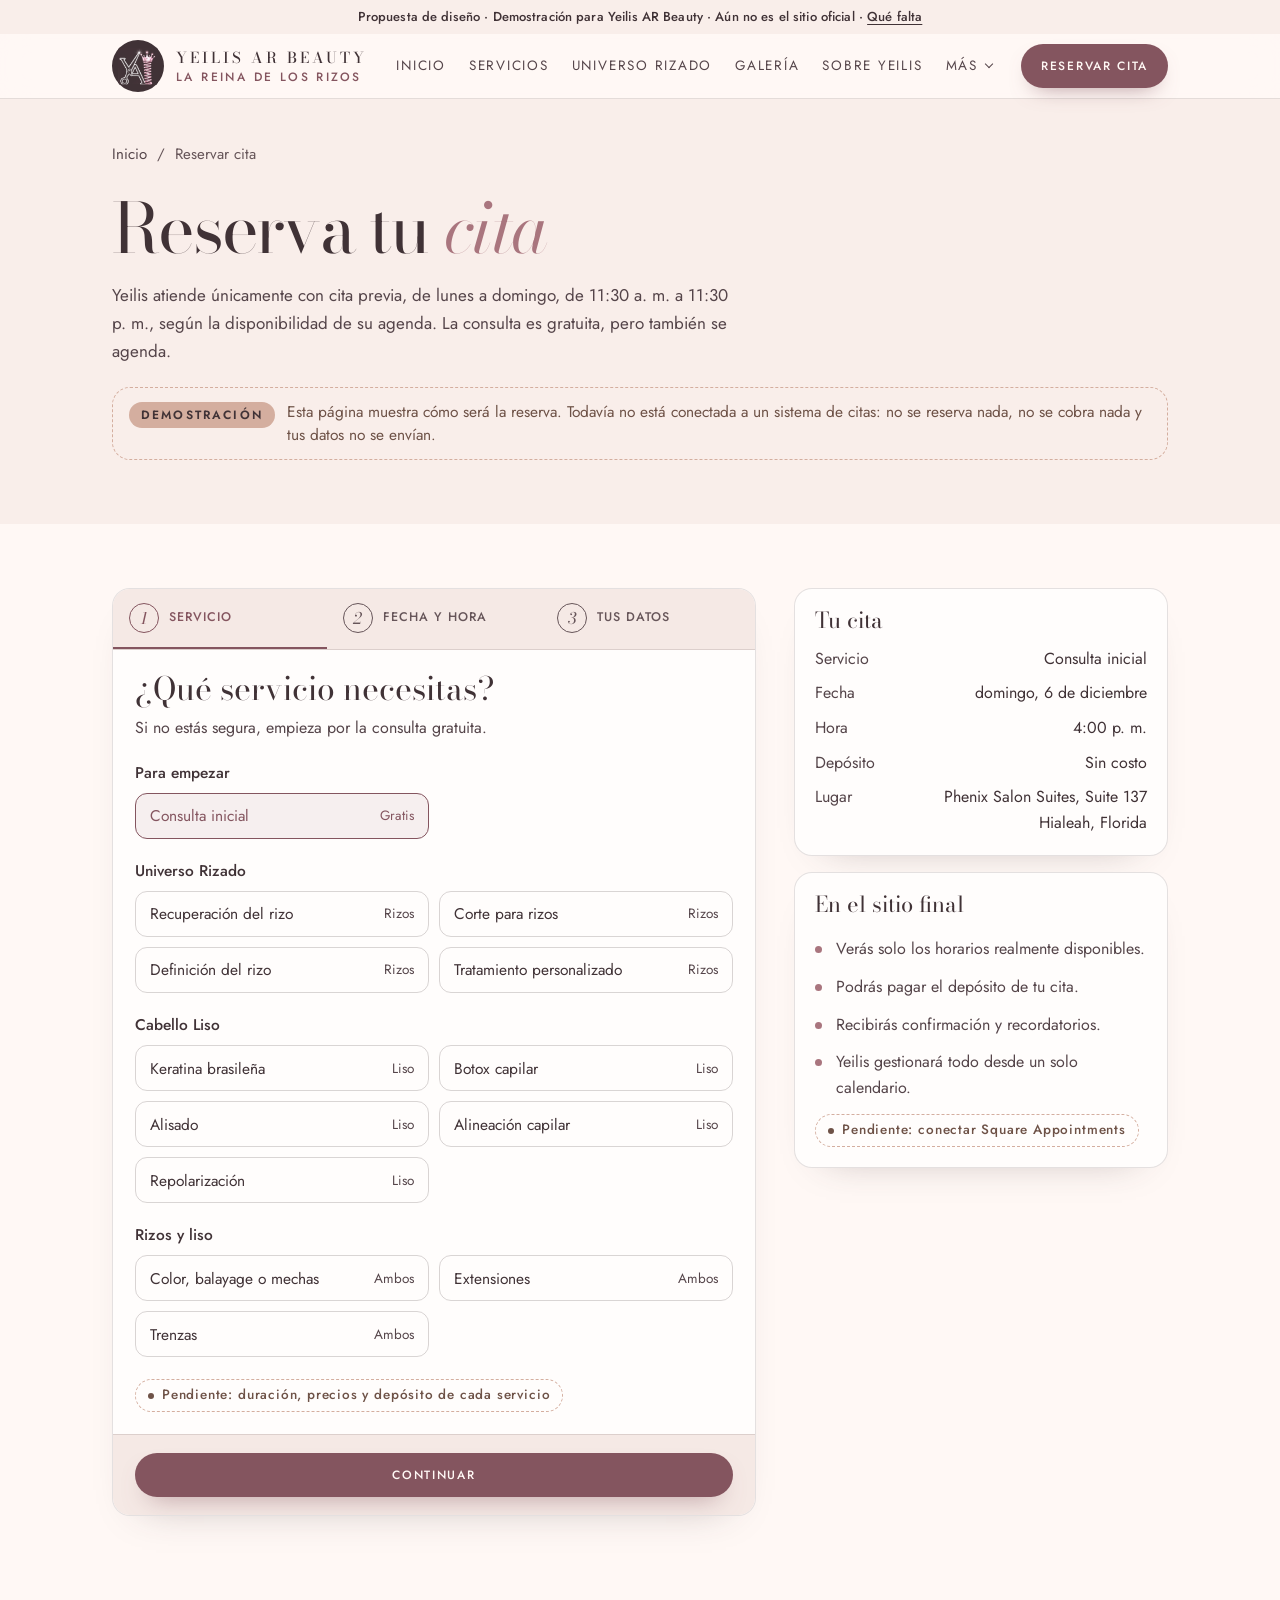
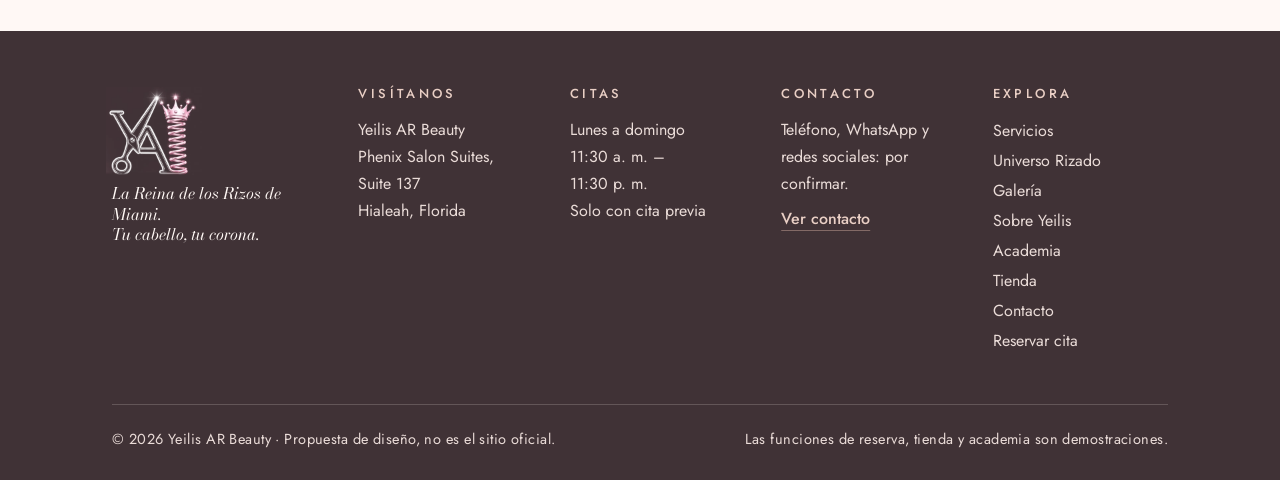
<file: yeilis-ar-beauty/reservar/index.html>
<!DOCTYPE html>
<html lang="es">
<head>
<meta charset="utf-8">
<meta name="viewport" content="width=device-width,initial-scale=1,viewport-fit=cover">
<script>if(!/(\/|\.html?)$/.test(location.pathname))location.replace(location.pathname+'/'+location.search+location.hash)</script>
<title>Reservar cita | Yeilis AR Beauty</title>
<meta name="claude:viewport-fit-sides" content="cover">
<meta name="theme-color" content="#FFF8F5">
<meta name="robots" content="noindex, nofollow">
<meta name="description" content="Reserva tu cita o tu consulta gratuita con Yeilis Armas, especialista en cabello rizado en Hialeah, Florida. Atención solo con cita previa.">
<meta property="og:type" content="website">
<meta property="og:site_name" content="Yeilis AR Beauty">
<meta property="og:locale" content="es_US">
<meta property="og:title" content="Reservar cita | Yeilis AR Beauty">
<meta property="og:description" content="Reserva tu cita o tu consulta gratuita con Yeilis Armas, especialista en cabello rizado en Hialeah, Florida. Atención solo con cita previa.">
<meta name="twitter:card" content="summary">
<link rel="preconnect" href="https://fonts.googleapis.com">
<link rel="preconnect" href="https://fonts.gstatic.com" crossorigin>
<link rel="stylesheet" href="https://fonts.googleapis.com/css2?family=Bodoni+Moda:ital,opsz,wght@0,6..96,400..600;1,6..96,400..600&family=Jost:wght@300..600&display=swap">
<link rel="stylesheet" href="../assets/site.css">
</head>
<body>
<a class="skip" href="#contenido">Saltar al contenido</a>
<div class="concept"><div class="wrap">Propuesta de diseño · <span class="xs-hide">Demostración para Yeilis AR Beauty · </span>Aún no es el sitio oficial · <a href="../pendientes/">Qué falta</a></div></div>

<header class="head">
  <div class="wrap">
    <a class="brand" href="../" aria-label="Yeilis AR Beauty, inicio">
      <!-- LOGO: reemplazar assets/logo-ya.webp por el logo original con fondo transparente (PNG o SVG) y quitar mix-blend-mode de .brand img y .foot-brand img. -->
      <span class="brand-mark"><img src="../assets/logo-ya.webp" width="288" height="264" alt="Logo YA de Yeilis Armas"></span>
      <span><b>Yeilis AR Beauty</b><small>La Reina de los Rizos</small></span>
    </a>
    <nav class="nav" id="nav" aria-label="Navegación principal">
      <a href="../">Inicio</a>
      <a href="../servicios/">Servicios</a>
      <a href="../universo-rizado/">Universo Rizado</a>
      <a href="../galeria/">Galería</a>
      <a href="../sobre-yeilis/">Sobre Yeilis</a>
      <div class="nav-more">
        <button type="button" aria-expanded="false" aria-controls="nav-sub">Más</button>
        <div class="nav-sub" id="nav-sub">
          <a href="../academia/">Academia</a>
          <a href="../tienda/">Tienda</a>
          <a href="../contacto/">Contacto</a>
        </div>
      </div>
      <a class="btn btn-rose nav-cta" href="../reservar/" aria-current="page">Reservar cita</a>
    </nav>
    <a class="btn btn-rose btn-sm head-cta" href="../reservar/" aria-current="page"><span>Reservar<span class="xs-hide"> cita</span></span></a>
    <button class="burger" id="burger" aria-label="Abrir menú" aria-expanded="false" aria-controls="nav"><i></i><i></i></button>
  </div>
</header>

<main id="contenido" tabindex="-1">
<section class="phero">
  <div class="wrap">
    <p class="crumb"><a href="../">Inicio</a><span aria-hidden="true">/</span><span>Reservar cita</span></p>
    <h1>Reserva tu <em>cita</em></h1>
    <p class="lead">Yeilis atiende únicamente con cita previa, de lunes a domingo, de 11:30 a.&nbsp;m. a 11:30 p.&nbsp;m., según la disponibilidad de su agenda. La consulta es gratuita, pero también se agenda.</p>
    <p class="rsv-notice"><span class="demo-pill">Demostración</span><span>Esta página muestra cómo será la reserva. Todavía no está conectada a un sistema de citas: no se reserva nada, no se cobra nada y tus datos no se envían.</span></p>
  </div>
</section>
<section class="rsv">
  <div class="wrap">
    <div class="rsv-grid">
      <form class="booker" id="rsv" novalidate>
        <ol class="rsv-steps" id="steps" aria-label="Pasos de la reserva">
          <li><button type="button" data-go="1"><i>1</i><span>Servicio</span></button></li>
          <li><button type="button" data-go="2"><i>2</i><span>Fecha y hora</span></button></li>
          <li><button type="button" data-go="3"><i>3</i><span>Tus datos</span></button></li>
        </ol>

        <section class="rsv-panel" data-step="1" aria-labelledby="t1">
          <h2 id="t1" tabindex="-1">¿Qué servicio necesitas?</h2>
          <p>Si no estás segura, empieza por la consulta gratuita.</p>
          <div id="svc-groups" class="stack" style="gap:22px"></div>
          <noscript><p class="todo">La reserva en línea necesita JavaScript activado en tu navegador.</p></noscript>
          <span class="todo">Pendiente: duración, precios y depósito de cada servicio</span>
        </section>

        <section class="rsv-panel" data-step="2" aria-labelledby="t2" hidden>
          <h2 id="t2" tabindex="-1">Elige el día y la hora</h2>
          <fieldset class="rsv-group">
            <legend><span>Fecha</span></legend>
            <div class="days" id="day-opts"></div>
          </fieldset>
          <fieldset class="rsv-group">
            <legend><span>Hora</span><i>Horarios de ejemplo</i></legend>
            <div class="times" id="time-opts"></div>
          </fieldset>
          <p class="rsv-privacy" style="margin-top:0">En el sitio final aquí solo aparecerán los horarios que Yeilis tenga realmente libres.</p>
        </section>

        <section class="rsv-panel" data-step="3" aria-labelledby="t3" hidden>
          <h2 id="t3" tabindex="-1">Tus datos</h2>
          <p>Para que Yeilis pueda confirmar tu cita y prepararse para recibirte.</p>
          <div class="fields">
            <div class="field">
              <label for="f-nombre">Nombre y apellido</label>
              <input id="f-nombre" name="nombre" type="text" autocomplete="name" aria-describedby="e-nombre">
              <span class="err" id="e-nombre" role="alert" hidden></span>
            </div>
            <div class="field">
              <label for="f-tel">Teléfono o WhatsApp</label>
              <input id="f-tel" name="tel" type="tel" inputmode="tel" autocomplete="tel" aria-describedby="e-tel">
              <span class="err" id="e-tel" role="alert" hidden></span>
            </div>
            <div class="field">
              <label for="f-mail">Correo electrónico <small>(opcional)</small></label>
              <input id="f-mail" name="mail" type="email" autocomplete="email" aria-describedby="e-mail">
              <span class="err" id="e-mail" role="alert" hidden></span>
            </div>
            <div class="field">
              <label for="f-pelo">Tu tipo de cabello</label>
              <select id="f-pelo" name="pelo">
                <option>Rizado</option>
                <option>Ondulado</option>
                <option>Liso</option>
                <option>No estoy segura</option>
              </select>
            </div>
            <div class="field wide">
              <label for="f-nota">Cuéntale a Yeilis sobre tu cabello <small>(opcional)</small></label>
              <textarea id="f-nota" name="nota" rows="3" placeholder="Por ejemplo: tratamientos anteriores, lo que te gustaría lograr…"></textarea>
            </div>
          </div>
          <p class="rsv-privacy">En esta demostración tus datos se quedan en tu pantalla: no se envían ni se guardan.</p>
        </section>

        <section class="rsv-panel rsv-end" data-step="4" aria-labelledby="t4" hidden>
          <span class="demo-pill">Demostración</span>
          <h2 id="t4" tabindex="-1">Aquí termina la demostración</h2>
          <p style="margin-top:0">Esta es la solicitud que llegaría a la agenda de Yeilis cuando el sistema de citas esté conectado.</p>
          <dl>
            <dt>Servicio</dt><dd data-out="svc"></dd>
            <dt>Fecha</dt><dd data-out="day"></dd>
            <dt>Hora</dt><dd data-out="time"></dd>
            <dt>Nombre</dt><dd data-out="nombre"></dd>
            <dt>Contacto</dt><dd data-out="contacto"></dd>
            <dt>Cabello</dt><dd data-out="pelo"></dd>
          </dl>
          <p class="demo-msg" role="status" style="margin-top:0">No se ha reservado ninguna cita ni se ha cobrado ningún pago, y tus datos no se enviaron. En el sitio final, este paso confirmará la disponibilidad real, cobrará el depósito y enviará la confirmación.</p>
        </section>

        <div class="rsv-actions">
          <button class="btn btn-line" type="button" id="prev">Atrás</button>
          <button class="btn btn-rose" type="submit" id="next">Continuar</button>
        </div>
      </form>

      <aside class="rsv-side" aria-label="Resumen de la cita">
        <div class="rsv-card">
          <h2>Tu cita</h2>
          <dl>
            <dt>Servicio</dt><dd id="s-svc">—</dd>
            <dt>Fecha</dt><dd id="s-day">—</dd>
            <dt>Hora</dt><dd id="s-time">—</dd>
            <dt>Depósito</dt><dd id="s-dep">—</dd>
            <dt>Lugar</dt><dd>Phenix Salon Suites, Suite&nbsp;137<br>Hialeah, Florida</dd>
          </dl>
        </div>
        <div class="rsv-card">
          <h2>En el sitio final</h2>
          <ul class="res-list">
            <li>Verás solo los horarios realmente disponibles.</li>
            <li>Podrás pagar el depósito de tu cita.</li>
            <li>Recibirás confirmación y recordatorios.</li>
            <li>Yeilis gestionará todo desde un solo calendario.</li>
          </ul>
          <span class="todo">Pendiente: conectar Square Appointments</span>
        </div>
      </aside>
    </div>
  </div>
</section>
</main>

<footer class="foot">
  <div class="wrap">
    <div class="foot-grid">
      <div class="foot-brand">
        <img src="../assets/logo-ya.webp" width="288" height="264" loading="lazy" alt="Logo YA de Yeilis Armas">
        <p>La Reina de los Rizos de Miami.<br>Tu cabello, tu corona.</p>
      </div>
      <div>
        <h2>Visítanos</h2>
        <address><p>Yeilis AR Beauty<br>Phenix Salon Suites, Suite&nbsp;137<br>Hialeah, Florida</p></address>
      </div>
      <div>
        <h2>Citas</h2>
        <p>Lunes a domingo<br>11:30&nbsp;a.&nbsp;m. – 11:30&nbsp;p.&nbsp;m.<br>Solo con cita previa</p>
      </div>
      <div>
        <h2>Contacto</h2>
        <p>Teléfono, WhatsApp y redes sociales: por confirmar.</p>
        <p><a class="more" href="../contacto/">Ver contacto</a></p>
      </div>
      <div>
        <h2>Explora</h2>
        <ul>
          <li><a href="../servicios/">Servicios</a></li>
          <li><a href="../universo-rizado/">Universo Rizado</a></li>
          <li><a href="../galeria/">Galería</a></li>
          <li><a href="../sobre-yeilis/">Sobre Yeilis</a></li>
          <li><a href="../academia/">Academia</a></li>
          <li><a href="../tienda/">Tienda</a></li>
          <li><a href="../contacto/">Contacto</a></li>
          <li><a href="../reservar/">Reservar cita</a></li>
        </ul>
      </div>
    </div>
    <div class="legal">
      <span>© <span id="yr">2026</span> Yeilis AR Beauty · Propuesta de diseño, no es el sitio oficial.</span>
      <span>Las funciones de reserva, tienda y academia son demostraciones.</span>
    </div>
  </div>
</footer>

<div class="toast" id="toast" role="status" aria-live="polite"></div>

<script src="../assets/site.js" defer></script>
</body>
</html>
</file>
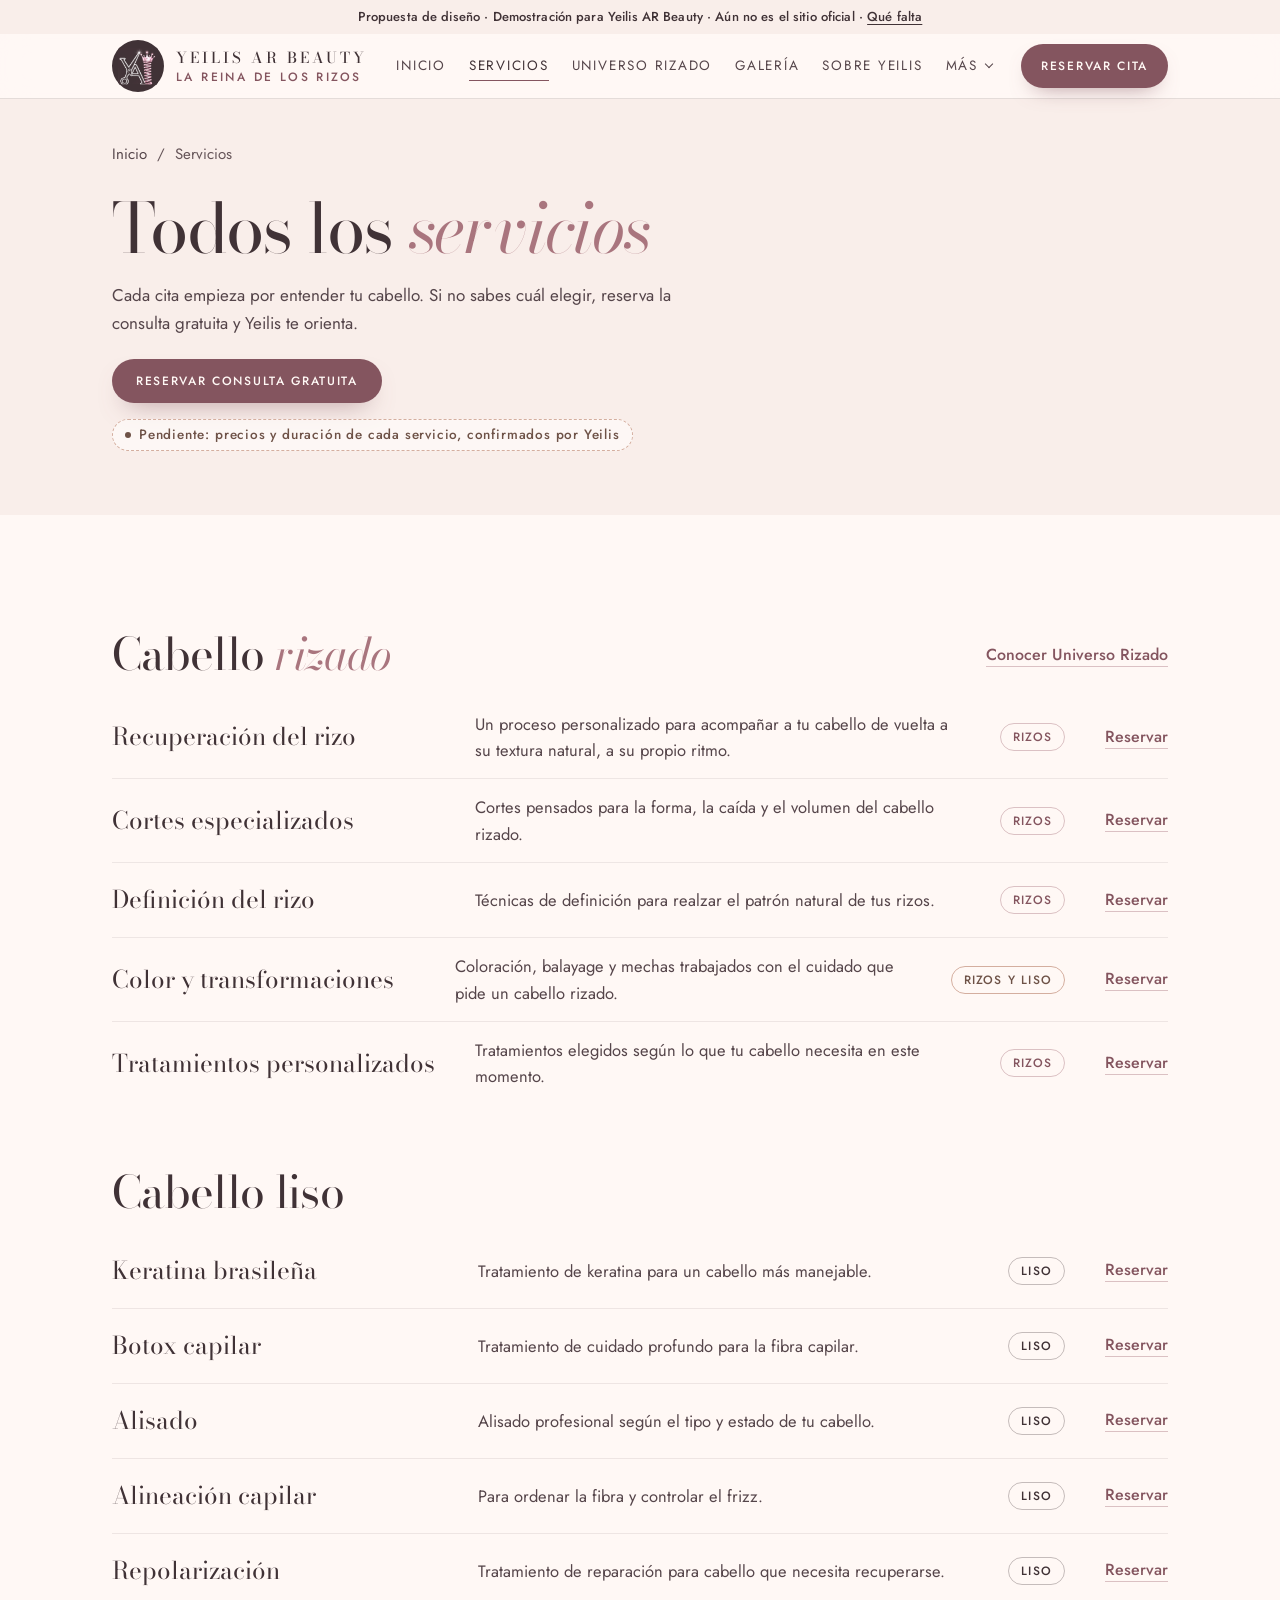
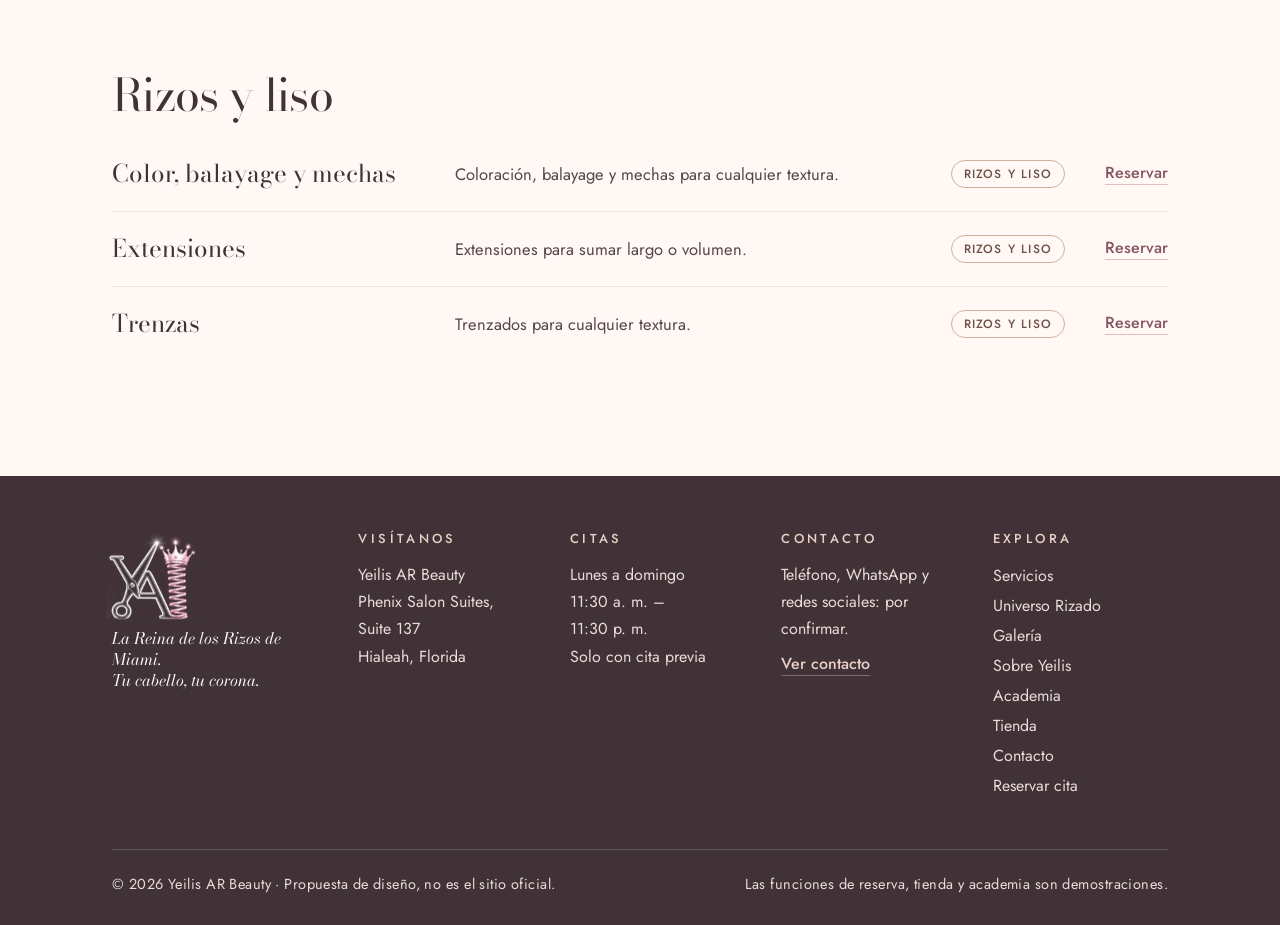
<file: yeilis-ar-beauty/servicios/index.html>
<!DOCTYPE html>
<html lang="es">
<head>
<meta charset="utf-8">
<meta name="viewport" content="width=device-width,initial-scale=1,viewport-fit=cover">
<script>if(!/(\/|\.html?)$/.test(location.pathname))location.replace(location.pathname+'/'+location.search+location.hash)</script>
<title>Servicios para cabello rizado y liso | Yeilis AR Beauty</title>
<meta name="claude:viewport-fit-sides" content="cover">
<meta name="theme-color" content="#FFF8F5">
<meta name="robots" content="noindex, nofollow">
<meta name="description" content="Recuperación del rizo, cortes para rizos, definición, color, keratina brasileña, botox capilar, alisado, extensiones y trenzas en Hialeah, Florida.">
<meta property="og:type" content="website">
<meta property="og:site_name" content="Yeilis AR Beauty">
<meta property="og:locale" content="es_US">
<meta property="og:title" content="Servicios para cabello rizado y liso | Yeilis AR Beauty">
<meta property="og:description" content="Recuperación del rizo, cortes para rizos, definición, color, keratina brasileña, botox capilar, alisado, extensiones y trenzas en Hialeah, Florida.">
<meta name="twitter:card" content="summary">
<link rel="preconnect" href="https://fonts.googleapis.com">
<link rel="preconnect" href="https://fonts.gstatic.com" crossorigin>
<link rel="stylesheet" href="https://fonts.googleapis.com/css2?family=Bodoni+Moda:ital,opsz,wght@0,6..96,400..600;1,6..96,400..600&family=Jost:wght@300..600&display=swap">
<link rel="stylesheet" href="../assets/site.css">
</head>
<body>
<a class="skip" href="#contenido">Saltar al contenido</a>
<div class="concept"><div class="wrap">Propuesta de diseño · <span class="xs-hide">Demostración para Yeilis AR Beauty · </span>Aún no es el sitio oficial · <a href="../pendientes/">Qué falta</a></div></div>

<header class="head">
  <div class="wrap">
    <a class="brand" href="../" aria-label="Yeilis AR Beauty, inicio">
      <!-- LOGO: reemplazar assets/logo-ya.webp por el logo original con fondo transparente (PNG o SVG) y quitar mix-blend-mode de .brand img y .foot-brand img. -->
      <span class="brand-mark"><img src="../assets/logo-ya.webp" width="288" height="264" alt="Logo YA de Yeilis Armas"></span>
      <span><b>Yeilis AR Beauty</b><small>La Reina de los Rizos</small></span>
    </a>
    <nav class="nav" id="nav" aria-label="Navegación principal">
      <a href="../">Inicio</a>
      <a href="../servicios/" aria-current="page">Servicios</a>
      <a href="../universo-rizado/">Universo Rizado</a>
      <a href="../galeria/">Galería</a>
      <a href="../sobre-yeilis/">Sobre Yeilis</a>
      <div class="nav-more">
        <button type="button" aria-expanded="false" aria-controls="nav-sub">Más</button>
        <div class="nav-sub" id="nav-sub">
          <a href="../academia/">Academia</a>
          <a href="../tienda/">Tienda</a>
          <a href="../contacto/">Contacto</a>
        </div>
      </div>
      <a class="btn btn-rose nav-cta" href="../reservar/">Reservar cita</a>
    </nav>
    <a class="btn btn-rose btn-sm head-cta" href="../reservar/"><span>Reservar<span class="xs-hide"> cita</span></span></a>
    <button class="burger" id="burger" aria-label="Abrir menú" aria-expanded="false" aria-controls="nav"><i></i><i></i></button>
  </div>
</header>

<main id="contenido" tabindex="-1">
<section class="phero">
  <div class="wrap">
    <p class="crumb"><a href="../">Inicio</a><span aria-hidden="true">/</span><span>Servicios</span></p>
    <h1>Todos los <em>servicios</em></h1>
    <p class="lead">Cada cita empieza por entender tu cabello. Si no sabes cuál elegir, reserva la consulta gratuita y Yeilis te orienta.</p>
    <div class="cta-row"><a class="btn btn-rose" href="../reservar/#svc-consulta">Reservar consulta gratuita</a></div>
    <span class="todo">Pendiente: precios y duración de cada servicio, confirmados por Yeilis</span>
  </div>
</section>
<section class="band plain">
  <div class="wrap">
    <div class="svc-block" id="rizos">
      <div class="sec-head rv">
        <div class="stack"><h2 class="h2">Cabello <em>rizado</em></h2></div>
        <a class="more" href="../universo-rizado/">Conocer Universo Rizado</a>
      </div>
      <ul class="expert svc-rows">
      <li class="rv"><h3>Recuperación del rizo</h3><p>Un proceso personalizado para acompañar a tu cabello de vuelta a su textura natural, a su propio ritmo.</p><span class="tag">Rizos</span><a class="more" href="../reservar/#svc-recuperacion">Reservar</a></li>
      <li class="rv"><h3>Cortes especializados</h3><p>Cortes pensados para la forma, la caída y el volumen del cabello rizado.</p><span class="tag">Rizos</span><a class="more" href="../reservar/#svc-corte-rizos">Reservar</a></li>
      <li class="rv"><h3>Definición del rizo</h3><p>Técnicas de definición para realzar el patrón natural de tus rizos.</p><span class="tag">Rizos</span><a class="more" href="../reservar/#svc-definicion">Reservar</a></li>
      <li class="rv"><h3>Color y transformaciones</h3><p>Coloración, balayage y mechas trabajados con el cuidado que pide un cabello rizado.</p><span class="tag both">Rizos y liso</span><a class="more" href="../reservar/#svc-color">Reservar</a></li>
      <li class="rv"><h3>Tratamientos personalizados</h3><p>Tratamientos elegidos según lo que tu cabello necesita en este momento.</p><span class="tag">Rizos</span><a class="more" href="../reservar/#svc-tratamiento">Reservar</a></li>
      </ul>
    </div>
    <div class="svc-block" id="liso">
      <div class="sec-head rv">
        <div class="stack"><h2 class="h2">Cabello liso</h2></div>
      </div>
      <ul class="expert svc-rows">
      <li class="rv"><h3>Keratina brasileña</h3><p>Tratamiento de keratina para un cabello más manejable.</p><span class="tag plain">Liso</span><a class="more" href="../reservar/#svc-keratina">Reservar</a></li>
      <li class="rv"><h3>Botox capilar</h3><p>Tratamiento de cuidado profundo para la fibra capilar.</p><span class="tag plain">Liso</span><a class="more" href="../reservar/#svc-botox">Reservar</a></li>
      <li class="rv"><h3>Alisado</h3><p>Alisado profesional según el tipo y estado de tu cabello.</p><span class="tag plain">Liso</span><a class="more" href="../reservar/#svc-alisado">Reservar</a></li>
      <li class="rv"><h3>Alineación capilar</h3><p>Para ordenar la fibra y controlar el frizz.</p><span class="tag plain">Liso</span><a class="more" href="../reservar/#svc-alineacion">Reservar</a></li>
      <li class="rv"><h3>Repolarización</h3><p>Tratamiento de reparación para cabello que necesita recuperarse.</p><span class="tag plain">Liso</span><a class="more" href="../reservar/#svc-repolarizacion">Reservar</a></li>
      </ul>
    </div>
    <div class="svc-block" id="ambos">
      <div class="sec-head rv">
        <div class="stack"><h2 class="h2">Rizos y liso</h2></div>
      </div>
      <ul class="expert svc-rows">
      <li class="rv"><h3>Color, balayage y mechas</h3><p>Coloración, balayage y mechas para cualquier textura.</p><span class="tag both">Rizos y liso</span><a class="more" href="../reservar/#svc-color">Reservar</a></li>
      <li class="rv"><h3>Extensiones</h3><p>Extensiones para sumar largo o volumen.</p><span class="tag both">Rizos y liso</span><a class="more" href="../reservar/#svc-extensiones">Reservar</a></li>
      <li class="rv"><h3>Trenzas</h3><p>Trenzados para cualquier textura.</p><span class="tag both">Rizos y liso</span><a class="more" href="../reservar/#svc-trenzas">Reservar</a></li>
      </ul>
    </div>
  </div>
</section>

</main>

<footer class="foot">
  <div class="wrap">
    <div class="foot-grid">
      <div class="foot-brand">
        <img src="../assets/logo-ya.webp" width="288" height="264" loading="lazy" alt="Logo YA de Yeilis Armas">
        <p>La Reina de los Rizos de Miami.<br>Tu cabello, tu corona.</p>
      </div>
      <div>
        <h2>Visítanos</h2>
        <address><p>Yeilis AR Beauty<br>Phenix Salon Suites, Suite&nbsp;137<br>Hialeah, Florida</p></address>
      </div>
      <div>
        <h2>Citas</h2>
        <p>Lunes a domingo<br>11:30&nbsp;a.&nbsp;m. – 11:30&nbsp;p.&nbsp;m.<br>Solo con cita previa</p>
      </div>
      <div>
        <h2>Contacto</h2>
        <p>Teléfono, WhatsApp y redes sociales: por confirmar.</p>
        <p><a class="more" href="../contacto/">Ver contacto</a></p>
      </div>
      <div>
        <h2>Explora</h2>
        <ul>
          <li><a href="../servicios/">Servicios</a></li>
          <li><a href="../universo-rizado/">Universo Rizado</a></li>
          <li><a href="../galeria/">Galería</a></li>
          <li><a href="../sobre-yeilis/">Sobre Yeilis</a></li>
          <li><a href="../academia/">Academia</a></li>
          <li><a href="../tienda/">Tienda</a></li>
          <li><a href="../contacto/">Contacto</a></li>
          <li><a href="../reservar/">Reservar cita</a></li>
        </ul>
      </div>
    </div>
    <div class="legal">
      <span>© <span id="yr">2026</span> Yeilis AR Beauty · Propuesta de diseño, no es el sitio oficial.</span>
      <span>Las funciones de reserva, tienda y academia son demostraciones.</span>
    </div>
  </div>
</footer>

<div class="toast" id="toast" role="status" aria-live="polite"></div>

<script src="../assets/site.js" defer></script>
</body>
</html>
</file>
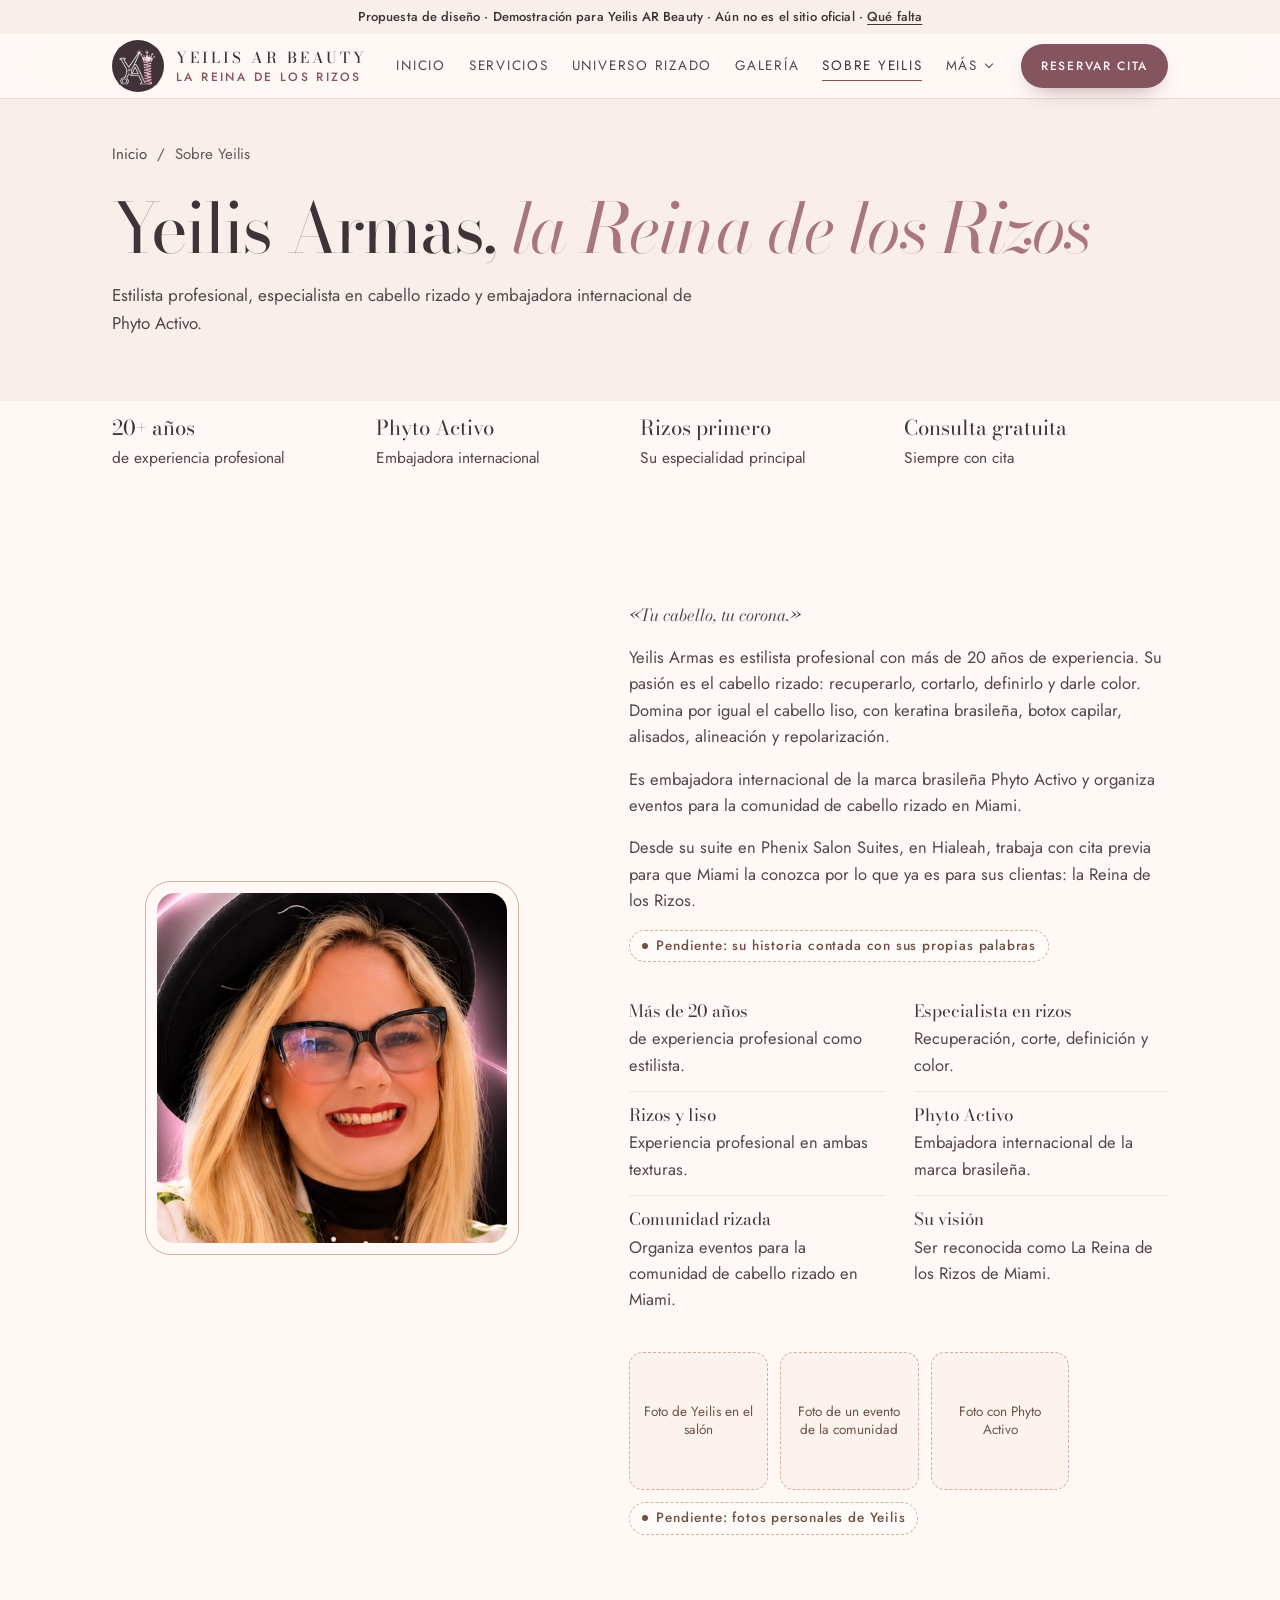
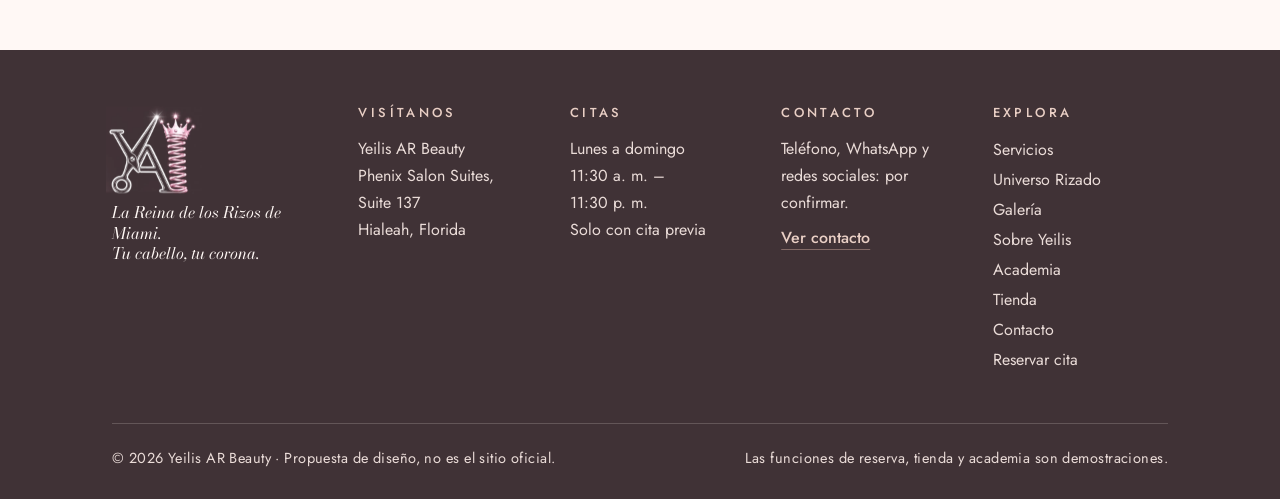
<file: yeilis-ar-beauty/sobre-yeilis/index.html>
<!DOCTYPE html>
<html lang="es">
<head>
<meta charset="utf-8">
<meta name="viewport" content="width=device-width,initial-scale=1,viewport-fit=cover">
<script>if(!/(\/|\.html?)$/.test(location.pathname))location.replace(location.pathname+'/'+location.search+location.hash)</script>
<title>Sobre Yeilis Armas, especialista en rizos | Yeilis AR Beauty</title>
<meta name="claude:viewport-fit-sides" content="cover">
<meta name="theme-color" content="#FFF8F5">
<meta name="robots" content="noindex, nofollow">
<meta name="description" content="Estilista con más de 20 años de experiencia, especialista en cabello rizado y embajadora internacional de Phyto Activo. Conoce a La Reina de los Rizos de Miami.">
<meta property="og:type" content="website">
<meta property="og:site_name" content="Yeilis AR Beauty">
<meta property="og:locale" content="es_US">
<meta property="og:title" content="Sobre Yeilis Armas, especialista en rizos | Yeilis AR Beauty">
<meta property="og:description" content="Estilista con más de 20 años de experiencia, especialista en cabello rizado y embajadora internacional de Phyto Activo. Conoce a La Reina de los Rizos de Miami.">
<meta name="twitter:card" content="summary">
<link rel="preconnect" href="https://fonts.googleapis.com">
<link rel="preconnect" href="https://fonts.gstatic.com" crossorigin>
<link rel="stylesheet" href="https://fonts.googleapis.com/css2?family=Bodoni+Moda:ital,opsz,wght@0,6..96,400..600;1,6..96,400..600&family=Jost:wght@300..600&display=swap">
<link rel="stylesheet" href="../assets/site.css">
</head>
<body>
<a class="skip" href="#contenido">Saltar al contenido</a>
<div class="concept"><div class="wrap">Propuesta de diseño · <span class="xs-hide">Demostración para Yeilis AR Beauty · </span>Aún no es el sitio oficial · <a href="../pendientes/">Qué falta</a></div></div>

<header class="head">
  <div class="wrap">
    <a class="brand" href="../" aria-label="Yeilis AR Beauty, inicio">
      <!-- LOGO: reemplazar assets/logo-ya.webp por el logo original con fondo transparente (PNG o SVG) y quitar mix-blend-mode de .brand img y .foot-brand img. -->
      <span class="brand-mark"><img src="../assets/logo-ya.webp" width="288" height="264" alt="Logo YA de Yeilis Armas"></span>
      <span><b>Yeilis AR Beauty</b><small>La Reina de los Rizos</small></span>
    </a>
    <nav class="nav" id="nav" aria-label="Navegación principal">
      <a href="../">Inicio</a>
      <a href="../servicios/">Servicios</a>
      <a href="../universo-rizado/">Universo Rizado</a>
      <a href="../galeria/">Galería</a>
      <a href="../sobre-yeilis/" aria-current="page">Sobre Yeilis</a>
      <div class="nav-more">
        <button type="button" aria-expanded="false" aria-controls="nav-sub">Más</button>
        <div class="nav-sub" id="nav-sub">
          <a href="../academia/">Academia</a>
          <a href="../tienda/">Tienda</a>
          <a href="../contacto/">Contacto</a>
        </div>
      </div>
      <a class="btn btn-rose nav-cta" href="../reservar/">Reservar cita</a>
    </nav>
    <a class="btn btn-rose btn-sm head-cta" href="../reservar/"><span>Reservar<span class="xs-hide"> cita</span></span></a>
    <button class="burger" id="burger" aria-label="Abrir menú" aria-expanded="false" aria-controls="nav"><i></i><i></i></button>
  </div>
</header>

<main id="contenido" tabindex="-1">
<section class="phero">
  <div class="wrap">
    <p class="crumb"><a href="../">Inicio</a><span aria-hidden="true">/</span><span>Sobre Yeilis</span></p>
    <h1>Yeilis Armas, <em>la Reina de los Rizos</em></h1>
    <p class="lead">Estilista profesional, especialista en cabello rizado y embajadora internacional de Phyto Activo.</p>
  </div>
</section>
<section class="creds" aria-label="Credenciales">
  <div class="wrap">
    <ul>
      <li><b>20+ años</b><span>de experiencia profesional</span></li>
      <li><b>Phyto Activo</b><span>Embajadora internacional</span></li>
      <li><b>Rizos primero</b><span>Su especialidad principal</span></li>
      <li><b>Consulta gratuita</b><span>Siempre con cita</span></li>
    </ul>
  </div>
</section>
<section class="band plain">
  <div class="wrap sobre-grid">
    <figure class="portrait rv">
      <img src="../assets/yeilis-retrato.webp" width="500" height="500" decoding="async" alt="Retrato de Yeilis Armas con sombrero negro y lentes">
    </figure>
    <div class="stack" style="gap:26px">
      <div class="story rv">
        <p class="sign">«Tu cabello, tu corona.»</p>
        <p>Yeilis Armas es estilista profesional con más de 20 años de experiencia. Su pasión es el cabello rizado: recuperarlo, cortarlo, definirlo y darle color. Domina por igual el cabello liso, con keratina brasileña, botox capilar, alisados, alineación y repolarización.</p>
        <p>Es embajadora internacional de la marca brasileña Phyto Activo y organiza eventos para la comunidad de cabello rizado en Miami.</p>
        <p>Desde su suite en Phenix Salon Suites, en Hialeah, trabaja con cita previa para que Miami la conozca por lo que ya es para sus clientas: la Reina de los Rizos.</p>
        <span class="todo">Pendiente: su historia contada con sus propias palabras</span>
      </div>
      <ul class="facts">
        <li class="rv"><b>Más de 20 años</b><span>de experiencia profesional como estilista.</span></li>
        <li class="rv"><b>Especialista en rizos</b><span>Recuperación, corte, definición y color.</span></li>
        <li class="rv"><b>Rizos y liso</b><span>Experiencia profesional en ambas texturas.</span></li>
        <li class="rv"><b>Phyto Activo</b><span>Embajadora internacional de la marca brasileña.</span></li>
        <li class="rv"><b>Comunidad rizada</b><span>Organiza eventos para la comunidad de cabello rizado en Miami.</span></li>
        <li class="rv"><b>Su visión</b><span>Ser reconocida como La Reina de los Rizos de Miami.</span></li>
      </ul>
      <div class="stack rv" style="gap:12px">
        <div class="photos">
          <div class="ph">Foto de Yeilis en el salón</div>
          <div class="ph">Foto de un evento de la comunidad</div>
          <div class="ph">Foto con Phyto Activo</div>
        </div>
        <span class="todo">Pendiente: fotos personales de Yeilis</span>
      </div>
    </div>
  </div>
</section>

</main>

<footer class="foot">
  <div class="wrap">
    <div class="foot-grid">
      <div class="foot-brand">
        <img src="../assets/logo-ya.webp" width="288" height="264" loading="lazy" alt="Logo YA de Yeilis Armas">
        <p>La Reina de los Rizos de Miami.<br>Tu cabello, tu corona.</p>
      </div>
      <div>
        <h2>Visítanos</h2>
        <address><p>Yeilis AR Beauty<br>Phenix Salon Suites, Suite&nbsp;137<br>Hialeah, Florida</p></address>
      </div>
      <div>
        <h2>Citas</h2>
        <p>Lunes a domingo<br>11:30&nbsp;a.&nbsp;m. – 11:30&nbsp;p.&nbsp;m.<br>Solo con cita previa</p>
      </div>
      <div>
        <h2>Contacto</h2>
        <p>Teléfono, WhatsApp y redes sociales: por confirmar.</p>
        <p><a class="more" href="../contacto/">Ver contacto</a></p>
      </div>
      <div>
        <h2>Explora</h2>
        <ul>
          <li><a href="../servicios/">Servicios</a></li>
          <li><a href="../universo-rizado/">Universo Rizado</a></li>
          <li><a href="../galeria/">Galería</a></li>
          <li><a href="../sobre-yeilis/">Sobre Yeilis</a></li>
          <li><a href="../academia/">Academia</a></li>
          <li><a href="../tienda/">Tienda</a></li>
          <li><a href="../contacto/">Contacto</a></li>
          <li><a href="../reservar/">Reservar cita</a></li>
        </ul>
      </div>
    </div>
    <div class="legal">
      <span>© <span id="yr">2026</span> Yeilis AR Beauty · Propuesta de diseño, no es el sitio oficial.</span>
      <span>Las funciones de reserva, tienda y academia son demostraciones.</span>
    </div>
  </div>
</footer>

<div class="toast" id="toast" role="status" aria-live="polite"></div>

<script src="../assets/site.js" defer></script>
</body>
</html>
</file>
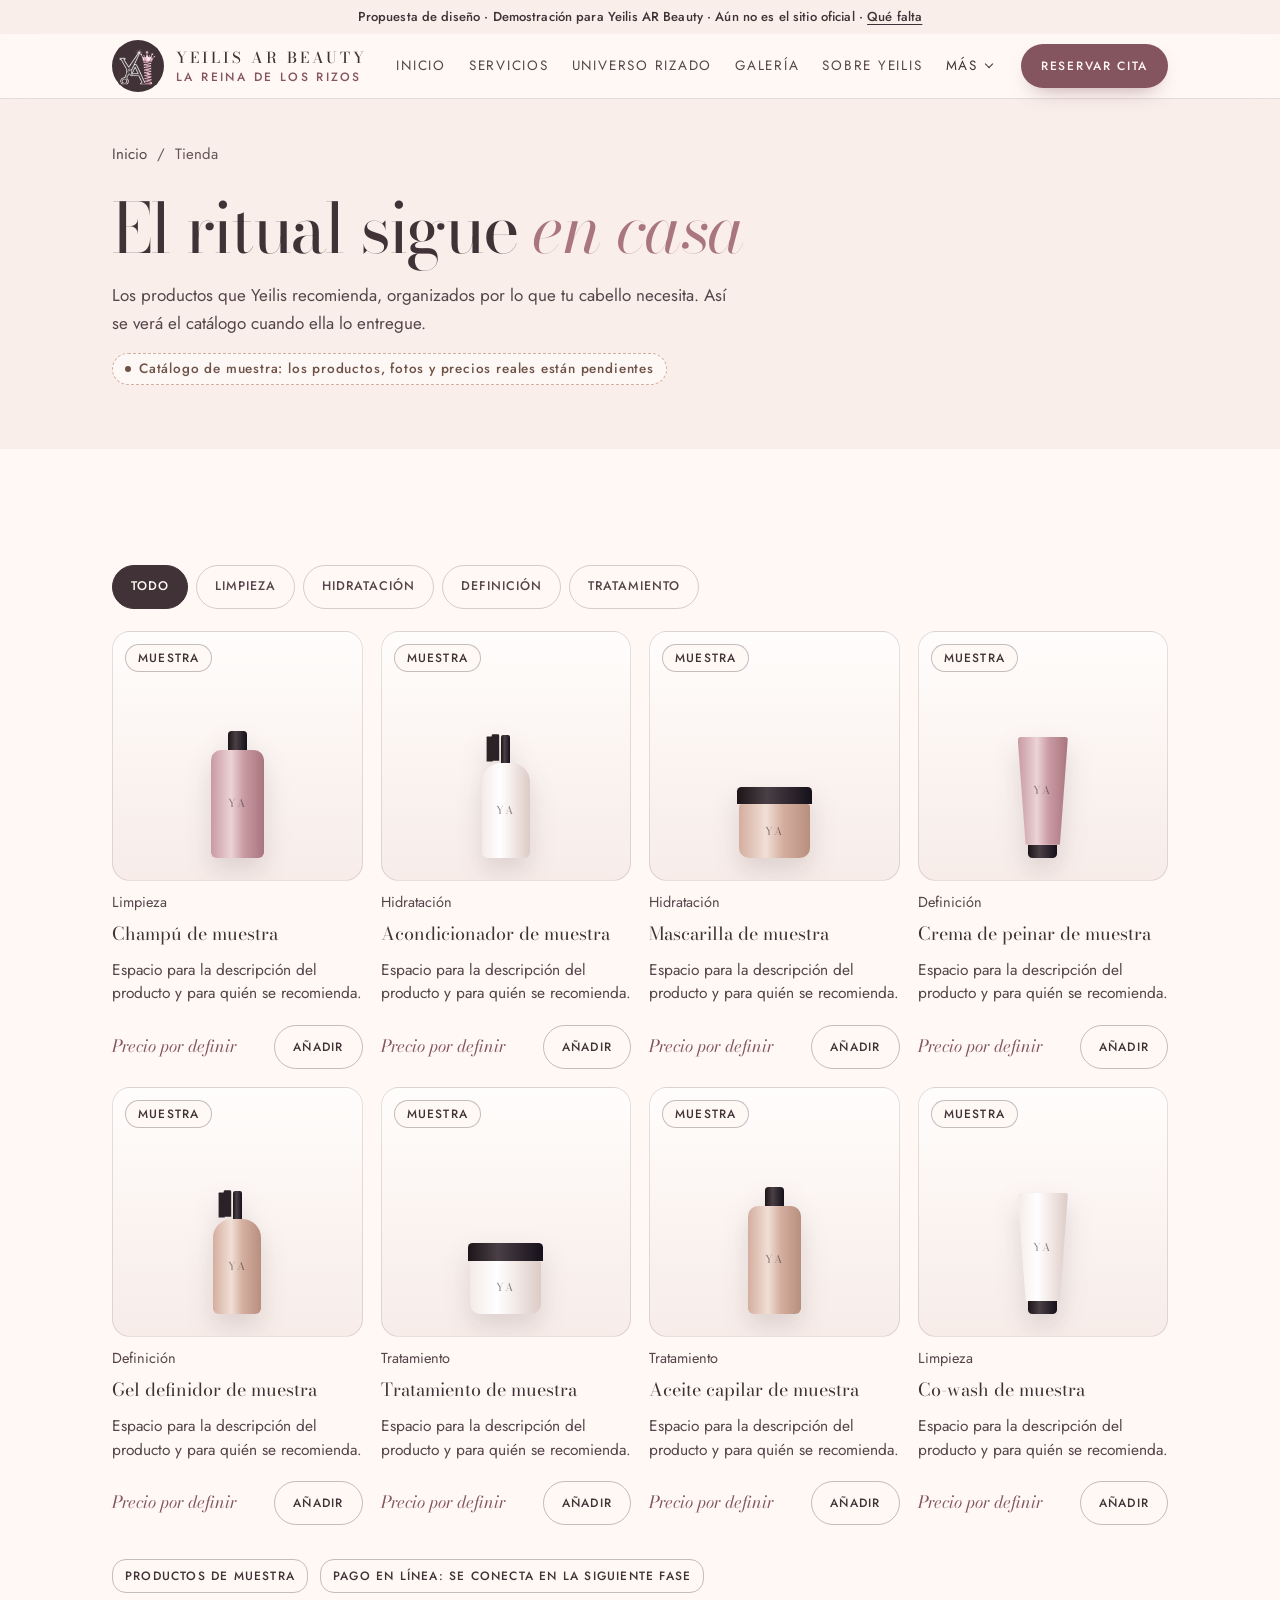
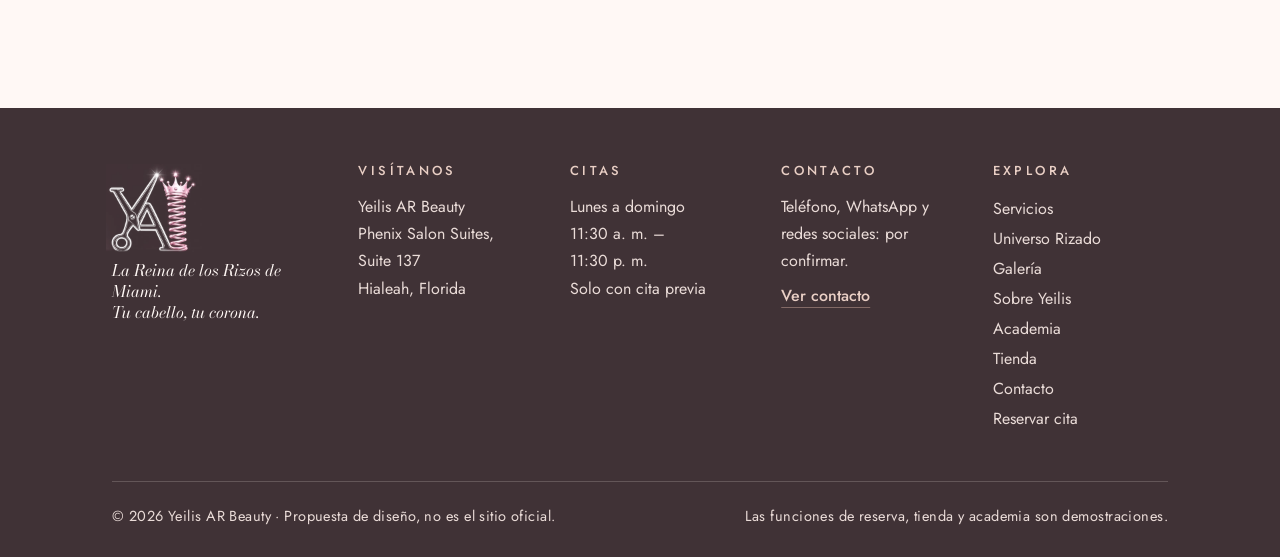
<file: yeilis-ar-beauty/tienda/index.html>
<!DOCTYPE html>
<html lang="es">
<head>
<meta charset="utf-8">
<meta name="viewport" content="width=device-width,initial-scale=1,viewport-fit=cover">
<script>if(!/(\/|\.html?)$/.test(location.pathname))location.replace(location.pathname+'/'+location.search+location.hash)</script>
<title>Tienda de cuidado del cabello | Yeilis AR Beauty</title>
<meta name="claude:viewport-fit-sides" content="cover">
<meta name="theme-color" content="#FFF8F5">
<meta name="robots" content="noindex, nofollow">
<meta name="description" content="Próximamente: los productos que Yeilis Armas recomienda para cuidar en casa el cabello rizado y liso. Catálogo en preparación.">
<meta property="og:type" content="website">
<meta property="og:site_name" content="Yeilis AR Beauty">
<meta property="og:locale" content="es_US">
<meta property="og:title" content="Tienda de cuidado del cabello | Yeilis AR Beauty">
<meta property="og:description" content="Próximamente: los productos que Yeilis Armas recomienda para cuidar en casa el cabello rizado y liso. Catálogo en preparación.">
<meta name="twitter:card" content="summary">
<link rel="preconnect" href="https://fonts.googleapis.com">
<link rel="preconnect" href="https://fonts.gstatic.com" crossorigin>
<link rel="stylesheet" href="https://fonts.googleapis.com/css2?family=Bodoni+Moda:ital,opsz,wght@0,6..96,400..600;1,6..96,400..600&family=Jost:wght@300..600&display=swap">
<link rel="stylesheet" href="../assets/site.css">
</head>
<body>
<a class="skip" href="#contenido">Saltar al contenido</a>
<div class="concept"><div class="wrap">Propuesta de diseño · <span class="xs-hide">Demostración para Yeilis AR Beauty · </span>Aún no es el sitio oficial · <a href="../pendientes/">Qué falta</a></div></div>

<header class="head">
  <div class="wrap">
    <a class="brand" href="../" aria-label="Yeilis AR Beauty, inicio">
      <!-- LOGO: reemplazar assets/logo-ya.webp por el logo original con fondo transparente (PNG o SVG) y quitar mix-blend-mode de .brand img y .foot-brand img. -->
      <span class="brand-mark"><img src="../assets/logo-ya.webp" width="288" height="264" alt="Logo YA de Yeilis Armas"></span>
      <span><b>Yeilis AR Beauty</b><small>La Reina de los Rizos</small></span>
    </a>
    <nav class="nav" id="nav" aria-label="Navegación principal">
      <a href="../">Inicio</a>
      <a href="../servicios/">Servicios</a>
      <a href="../universo-rizado/">Universo Rizado</a>
      <a href="../galeria/">Galería</a>
      <a href="../sobre-yeilis/">Sobre Yeilis</a>
      <div class="nav-more has-current">
        <button type="button" aria-expanded="false" aria-controls="nav-sub">Más</button>
        <div class="nav-sub" id="nav-sub">
          <a href="../academia/">Academia</a>
          <a href="../tienda/" aria-current="page">Tienda</a>
          <a href="../contacto/">Contacto</a>
        </div>
      </div>
      <a class="btn btn-rose nav-cta" href="../reservar/">Reservar cita</a>
    </nav>
    <a class="btn btn-rose btn-sm head-cta" href="../reservar/"><span>Reservar<span class="xs-hide"> cita</span></span></a>
    <button class="burger" id="burger" aria-label="Abrir menú" aria-expanded="false" aria-controls="nav"><i></i><i></i></button>
  </div>
</header>

<main id="contenido" tabindex="-1">
<section class="phero">
  <div class="wrap">
    <p class="crumb"><a href="../">Inicio</a><span aria-hidden="true">/</span><span>Tienda</span></p>
    <h1>El ritual sigue <em>en casa</em></h1>
    <p class="lead">Los productos que Yeilis recomienda, organizados por lo que tu cabello necesita. Así se verá el catálogo cuando ella lo entregue.</p>
    <span class="todo">Catálogo de muestra: los productos, fotos y precios reales están pendientes</span>
  </div>
</section>
<section class="band plain">
  <div class="wrap">
    <h2 class="sr-only">Catálogo de muestra</h2>
    <div class="filters" id="filters" role="group" aria-label="Filtrar productos por categoría" style="margin-top:0"></div>
    <div class="prods" id="prods"></div>
    <noscript><p class="todo">Activa JavaScript en tu navegador para ver el catálogo de muestra.</p></noscript>
    <div class="shop-note rv">
      <span class="tag plain">Productos de muestra</span>
      <span class="tag plain">Pago en línea: se conecta en la siguiente fase</span>
    </div>
  </div>
</section>

</main>

<footer class="foot">
  <div class="wrap">
    <div class="foot-grid">
      <div class="foot-brand">
        <img src="../assets/logo-ya.webp" width="288" height="264" loading="lazy" alt="Logo YA de Yeilis Armas">
        <p>La Reina de los Rizos de Miami.<br>Tu cabello, tu corona.</p>
      </div>
      <div>
        <h2>Visítanos</h2>
        <address><p>Yeilis AR Beauty<br>Phenix Salon Suites, Suite&nbsp;137<br>Hialeah, Florida</p></address>
      </div>
      <div>
        <h2>Citas</h2>
        <p>Lunes a domingo<br>11:30&nbsp;a.&nbsp;m. – 11:30&nbsp;p.&nbsp;m.<br>Solo con cita previa</p>
      </div>
      <div>
        <h2>Contacto</h2>
        <p>Teléfono, WhatsApp y redes sociales: por confirmar.</p>
        <p><a class="more" href="../contacto/">Ver contacto</a></p>
      </div>
      <div>
        <h2>Explora</h2>
        <ul>
          <li><a href="../servicios/">Servicios</a></li>
          <li><a href="../universo-rizado/">Universo Rizado</a></li>
          <li><a href="../galeria/">Galería</a></li>
          <li><a href="../sobre-yeilis/">Sobre Yeilis</a></li>
          <li><a href="../academia/">Academia</a></li>
          <li><a href="../tienda/">Tienda</a></li>
          <li><a href="../contacto/">Contacto</a></li>
          <li><a href="../reservar/">Reservar cita</a></li>
        </ul>
      </div>
    </div>
    <div class="legal">
      <span>© <span id="yr">2026</span> Yeilis AR Beauty · Propuesta de diseño, no es el sitio oficial.</span>
      <span>Las funciones de reserva, tienda y academia son demostraciones.</span>
    </div>
  </div>
</footer>

<div class="toast" id="toast" role="status" aria-live="polite"></div>

<script src="../assets/site.js" defer></script>
</body>
</html>
</file>
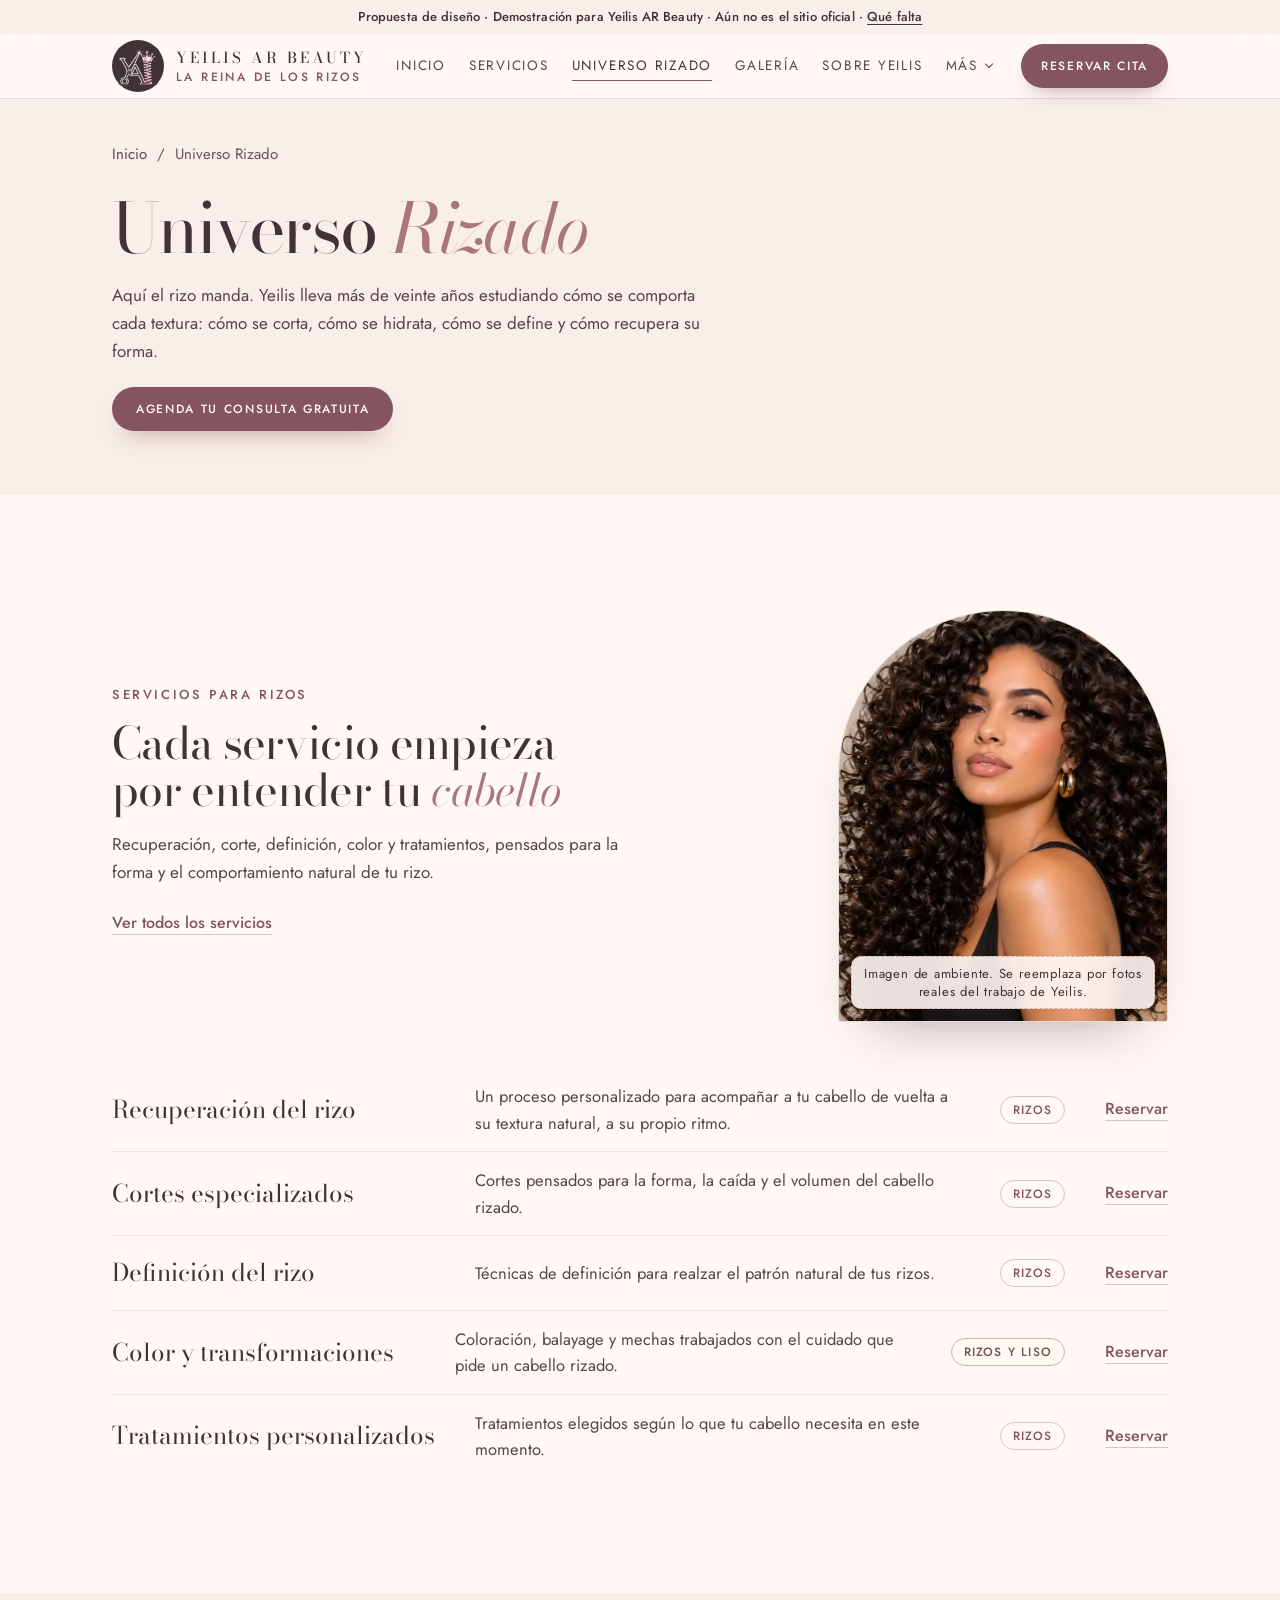
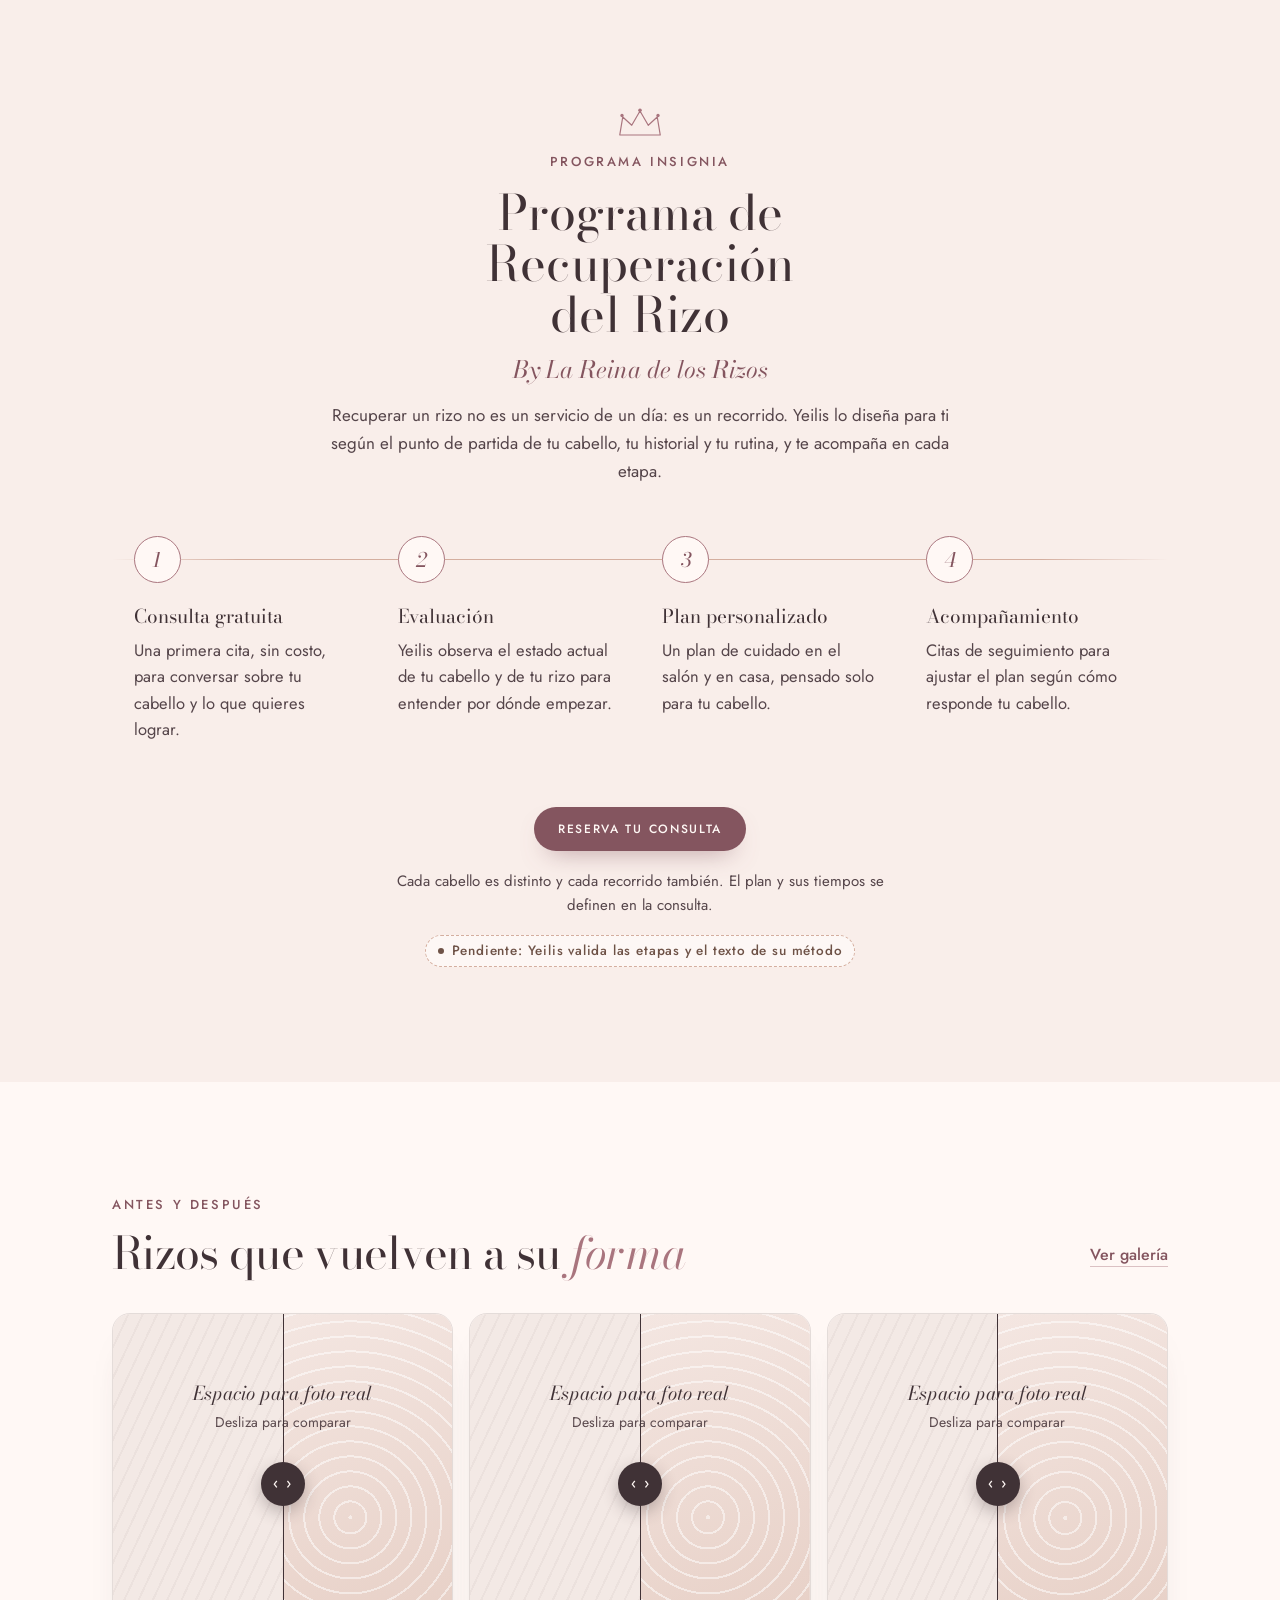
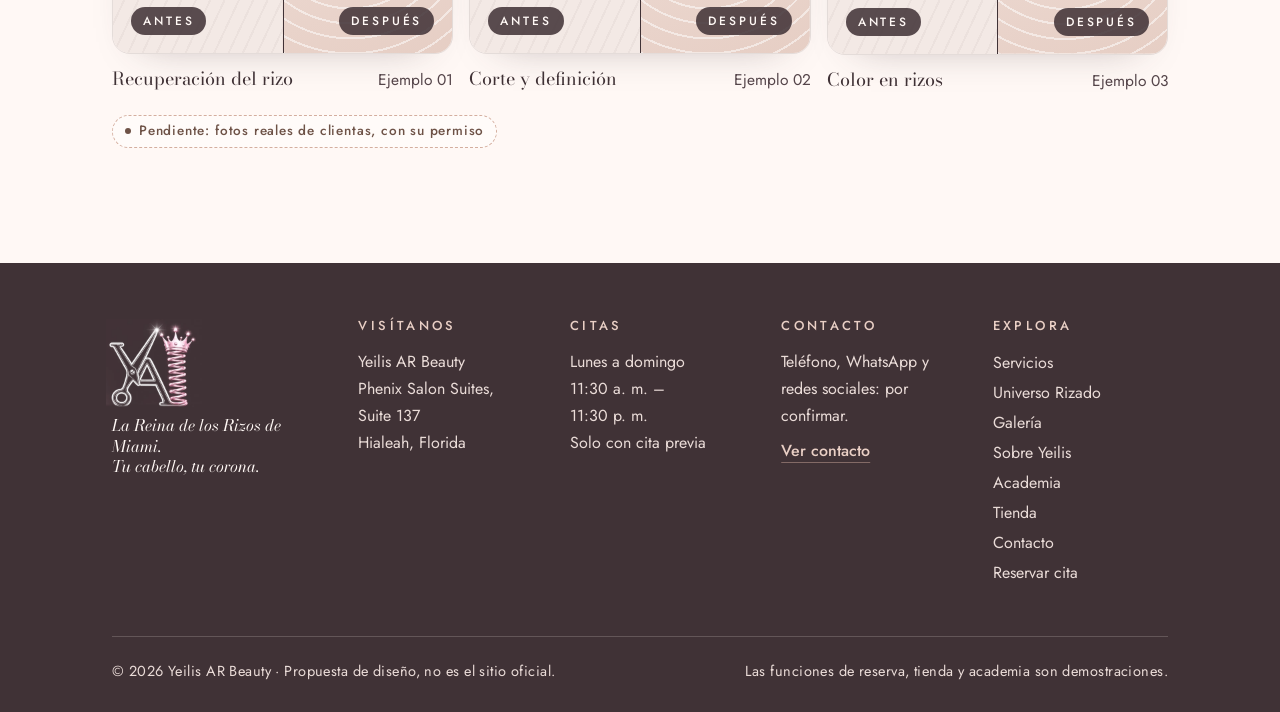
<file: yeilis-ar-beauty/universo-rizado/index.html>
<!DOCTYPE html>
<html lang="es">
<head>
<meta charset="utf-8">
<meta name="viewport" content="width=device-width,initial-scale=1,viewport-fit=cover">
<script>if(!/(\/|\.html?)$/.test(location.pathname))location.replace(location.pathname+'/'+location.search+location.hash)</script>
<title>Universo Rizado: cuidado de rizos | Yeilis AR Beauty</title>
<meta name="claude:viewport-fit-sides" content="cover">
<meta name="theme-color" content="#FFF8F5">
<meta name="robots" content="noindex, nofollow">
<meta name="description" content="La especialidad de Yeilis Armas: recuperación del rizo, cortes, definición y tratamientos para cabello rizado, con su Programa de Recuperación del Rizo.">
<meta property="og:type" content="website">
<meta property="og:site_name" content="Yeilis AR Beauty">
<meta property="og:locale" content="es_US">
<meta property="og:title" content="Universo Rizado: cuidado de rizos | Yeilis AR Beauty">
<meta property="og:description" content="La especialidad de Yeilis Armas: recuperación del rizo, cortes, definición y tratamientos para cabello rizado, con su Programa de Recuperación del Rizo.">
<meta name="twitter:card" content="summary">
<link rel="preconnect" href="https://fonts.googleapis.com">
<link rel="preconnect" href="https://fonts.gstatic.com" crossorigin>
<link rel="stylesheet" href="https://fonts.googleapis.com/css2?family=Bodoni+Moda:ital,opsz,wght@0,6..96,400..600;1,6..96,400..600&family=Jost:wght@300..600&display=swap">
<link rel="stylesheet" href="../assets/site.css">
</head>
<body>
<a class="skip" href="#contenido">Saltar al contenido</a>
<div class="concept"><div class="wrap">Propuesta de diseño · <span class="xs-hide">Demostración para Yeilis AR Beauty · </span>Aún no es el sitio oficial · <a href="../pendientes/">Qué falta</a></div></div>

<header class="head">
  <div class="wrap">
    <a class="brand" href="../" aria-label="Yeilis AR Beauty, inicio">
      <!-- LOGO: reemplazar assets/logo-ya.webp por el logo original con fondo transparente (PNG o SVG) y quitar mix-blend-mode de .brand img y .foot-brand img. -->
      <span class="brand-mark"><img src="../assets/logo-ya.webp" width="288" height="264" alt="Logo YA de Yeilis Armas"></span>
      <span><b>Yeilis AR Beauty</b><small>La Reina de los Rizos</small></span>
    </a>
    <nav class="nav" id="nav" aria-label="Navegación principal">
      <a href="../">Inicio</a>
      <a href="../servicios/">Servicios</a>
      <a href="../universo-rizado/" aria-current="page">Universo Rizado</a>
      <a href="../galeria/">Galería</a>
      <a href="../sobre-yeilis/">Sobre Yeilis</a>
      <div class="nav-more">
        <button type="button" aria-expanded="false" aria-controls="nav-sub">Más</button>
        <div class="nav-sub" id="nav-sub">
          <a href="../academia/">Academia</a>
          <a href="../tienda/">Tienda</a>
          <a href="../contacto/">Contacto</a>
        </div>
      </div>
      <a class="btn btn-rose nav-cta" href="../reservar/">Reservar cita</a>
    </nav>
    <a class="btn btn-rose btn-sm head-cta" href="../reservar/"><span>Reservar<span class="xs-hide"> cita</span></span></a>
    <button class="burger" id="burger" aria-label="Abrir menú" aria-expanded="false" aria-controls="nav"><i></i><i></i></button>
  </div>
</header>

<main id="contenido" tabindex="-1">
<section class="phero">
  <div class="wrap">
    <p class="crumb"><a href="../">Inicio</a><span aria-hidden="true">/</span><span>Universo Rizado</span></p>
    <h1>Universo <em>Rizado</em></h1>
    <p class="lead">Aquí el rizo manda. Yeilis lleva más de veinte años estudiando cómo se comporta cada textura: cómo se corta, cómo se hidrata, cómo se define y cómo recupera su forma.</p>
    <div class="cta-row"><a class="btn btn-rose" href="../reservar/#svc-consulta">Agenda tu consulta gratuita</a></div>
  </div>
</section>
<section class="band plain">
  <div class="wrap">
    <div class="rizos-top">
      <div class="stack rv">
        <p class="eyebrow">Servicios para rizos</p>
        <h2 class="h2">Cada servicio empieza por entender tu <em>cabello</em></h2>
        <p class="lead">Recuperación, corte, definición, color y tratamientos, pensados para la forma y el comportamiento natural de tu rizo.</p>
        <a class="more" href="../servicios/">Ver todos los servicios</a>
      </div>
      <figure class="arch rv">
        <img src="../assets/ambiente-rizos.webp" width="1100" height="825" decoding="async" alt="Imagen de ambiente: melena de rizos definidos">
        <figcaption class="cap">Imagen de ambiente. Se reemplaza por fotos reales del trabajo de Yeilis.</figcaption>
      </figure>
    </div>
    <ul class="expert svc-rows">
      <li class="rv"><h3>Recuperación del rizo</h3><p>Un proceso personalizado para acompañar a tu cabello de vuelta a su textura natural, a su propio ritmo.</p><span class="tag">Rizos</span><a class="more" href="../reservar/#svc-recuperacion">Reservar</a></li>
      <li class="rv"><h3>Cortes especializados</h3><p>Cortes pensados para la forma, la caída y el volumen del cabello rizado.</p><span class="tag">Rizos</span><a class="more" href="../reservar/#svc-corte-rizos">Reservar</a></li>
      <li class="rv"><h3>Definición del rizo</h3><p>Técnicas de definición para realzar el patrón natural de tus rizos.</p><span class="tag">Rizos</span><a class="more" href="../reservar/#svc-definicion">Reservar</a></li>
      <li class="rv"><h3>Color y transformaciones</h3><p>Coloración, balayage y mechas trabajados con el cuidado que pide un cabello rizado.</p><span class="tag both">Rizos y liso</span><a class="more" href="../reservar/#svc-color">Reservar</a></li>
      <li class="rv"><h3>Tratamientos personalizados</h3><p>Tratamientos elegidos según lo que tu cabello necesita en este momento.</p><span class="tag">Rizos</span><a class="more" href="../reservar/#svc-tratamiento">Reservar</a></li>
    </ul>
  </div>
</section>

<section class="band programa" id="programa">
  <div class="wrap">
    <div class="prog-head rv">
      <svg class="crown" viewBox="0 0 64 40" aria-hidden="true"><path d="M5 36h54l-4-24-12 11L32 4 21 23 9 12z" fill="none" stroke="#A9757E" stroke-width="1.6" stroke-linejoin="round"/><circle cx="32" cy="3" r="2.4" fill="#A9757E"/><circle cx="8" cy="10" r="2.2" fill="#A9757E"/><circle cx="56" cy="10" r="2.2" fill="#A9757E"/></svg>
      <p class="eyebrow">Programa insignia</p>
      <h2>Programa de Recuperación del Rizo</h2>
      <p class="by">By La Reina de los Rizos</p>
      <p class="lead">Recuperar un rizo no es un servicio de un día: es un recorrido. Yeilis lo diseña para ti según el punto de partida de tu cabello, tu historial y tu rutina, y te acompaña en cada etapa.</p>
    </div>
    <ol class="journey">
      <li class="rv"><h3>Consulta gratuita</h3><p>Una primera cita, sin costo, para conversar sobre tu cabello y lo que quieres lograr.</p></li>
      <li class="rv"><h3>Evaluación</h3><p>Yeilis observa el estado actual de tu cabello y de tu rizo para entender por dónde empezar.</p></li>
      <li class="rv"><h3>Plan personalizado</h3><p>Un plan de cuidado en el salón y en casa, pensado solo para tu cabello.</p></li>
      <li class="rv"><h3>Acompañamiento</h3><p>Citas de seguimiento para ajustar el plan según cómo responde tu cabello.</p></li>
    </ol>
    <div class="prog-foot rv">
      <a class="btn btn-rose" href="../reservar/#svc-consulta">Reserva tu consulta</a>
      <small>Cada cabello es distinto y cada recorrido también. El plan y sus tiempos se definen en la consulta.</small>
      <span class="todo">Pendiente: Yeilis valida las etapas y el texto de su método</span>
    </div>
  </div>
</section>

<section class="band">
  <div class="wrap">
    <div class="sec-head rv">
      <div class="stack"><p class="eyebrow">Antes y después</p><h2 class="h2">Rizos que vuelven a su <em>forma</em></h2></div>
      <a class="more" href="../galeria/">Ver galería</a>
    </div>
    <div class="ba-grid">
      <figure class="ba rv">
        <div class="ba-frame">
          <div class="ba-side ba-before"><span>Antes</span></div>
          <div class="ba-side ba-after"><span>Después</span></div>
          <p class="ba-note">Espacio para foto real<small>Desliza para comparar</small></p>
          <div class="ba-bar"></div>
          <input type="range" min="0" max="100" value="50" id="ba-1" aria-label="Comparar antes y después: Recuperación del rizo">
        </div>
        <figcaption><b>Recuperación del rizo</b><span>Ejemplo 01</span></figcaption>
      </figure>
      <figure class="ba rv">
        <div class="ba-frame">
          <div class="ba-side ba-before"><span>Antes</span></div>
          <div class="ba-side ba-after"><span>Después</span></div>
          <p class="ba-note">Espacio para foto real<small>Desliza para comparar</small></p>
          <div class="ba-bar"></div>
          <input type="range" min="0" max="100" value="50" id="ba-2" aria-label="Comparar antes y después: Corte y definición">
        </div>
        <figcaption><b>Corte y definición</b><span>Ejemplo 02</span></figcaption>
      </figure>
      <figure class="ba rv">
        <div class="ba-frame">
          <div class="ba-side ba-before"><span>Antes</span></div>
          <div class="ba-side ba-after"><span>Después</span></div>
          <p class="ba-note">Espacio para foto real<small>Desliza para comparar</small></p>
          <div class="ba-bar"></div>
          <input type="range" min="0" max="100" value="50" id="ba-3" aria-label="Comparar antes y después: Color en rizos">
        </div>
        <figcaption><b>Color en rizos</b><span>Ejemplo 03</span></figcaption>
      </figure>
    </div>
    <p style="margin-top:22px"><span class="todo">Pendiente: fotos reales de clientas, con su permiso</span></p>
  </div>
</section>

</main>

<footer class="foot">
  <div class="wrap">
    <div class="foot-grid">
      <div class="foot-brand">
        <img src="../assets/logo-ya.webp" width="288" height="264" loading="lazy" alt="Logo YA de Yeilis Armas">
        <p>La Reina de los Rizos de Miami.<br>Tu cabello, tu corona.</p>
      </div>
      <div>
        <h2>Visítanos</h2>
        <address><p>Yeilis AR Beauty<br>Phenix Salon Suites, Suite&nbsp;137<br>Hialeah, Florida</p></address>
      </div>
      <div>
        <h2>Citas</h2>
        <p>Lunes a domingo<br>11:30&nbsp;a.&nbsp;m. – 11:30&nbsp;p.&nbsp;m.<br>Solo con cita previa</p>
      </div>
      <div>
        <h2>Contacto</h2>
        <p>Teléfono, WhatsApp y redes sociales: por confirmar.</p>
        <p><a class="more" href="../contacto/">Ver contacto</a></p>
      </div>
      <div>
        <h2>Explora</h2>
        <ul>
          <li><a href="../servicios/">Servicios</a></li>
          <li><a href="../universo-rizado/">Universo Rizado</a></li>
          <li><a href="../galeria/">Galería</a></li>
          <li><a href="../sobre-yeilis/">Sobre Yeilis</a></li>
          <li><a href="../academia/">Academia</a></li>
          <li><a href="../tienda/">Tienda</a></li>
          <li><a href="../contacto/">Contacto</a></li>
          <li><a href="../reservar/">Reservar cita</a></li>
        </ul>
      </div>
    </div>
    <div class="legal">
      <span>© <span id="yr">2026</span> Yeilis AR Beauty · Propuesta de diseño, no es el sitio oficial.</span>
      <span>Las funciones de reserva, tienda y academia son demostraciones.</span>
    </div>
  </div>
</footer>

<div class="toast" id="toast" role="status" aria-live="polite"></div>

<script src="../assets/site.js" defer></script>
</body>
</html>
</file>
<file: css/site.css>
/* ==========================================================================
   Signal Lab — site stylesheet
   Shared by every page. Two typefaces only: Syne (display) and Manrope (text).
   ========================================================================== */

/* ---------- Fonts ---------- */
@font-face{font-family:'Syne';font-style:normal;font-weight:600 800;font-display:swap;src:url(/fonts/syne.woff2) format('woff2');}
@font-face{font-family:'Manrope';font-style:normal;font-weight:400 600;font-display:swap;src:url(/fonts/manrope.woff2) format('woff2');}

/* ---------- Tokens ---------- */
:root{
  color-scheme:dark;
  --abyss:#05061A;      /* page ground */
  --midnight:#0B0E2E;   /* raised surfaces */
  --cobalt:#1F3BFF;     /* key light */
  --violet:#6A2CFF;     /* rim light */
  --purple:#2A0F6B;     /* shadow tone */
  --lime:#C8FF2E;       /* the signal: calls to action and resolved states only */
  --chrome:#D4D9E6;     /* body text on dark, fine rules */
  --ink:#F4F1EA;        /* headlines */
  --dim:#9AA0BC;        /* secondary text */
  --line:rgba(212,217,230,.16);

  --display:'Syne','Arial Black','Helvetica Neue',sans-serif;
  --text:'Manrope','Helvetica Neue',Arial,sans-serif;

  --gutter:clamp(20px,4vw,56px);
  --gap:clamp(16px,2vw,28px);
  --section:clamp(72px,9.5vw,144px);

  /* Legacy aliases. The sections below the hero still use the editorial rules
     until they are rebuilt; these map the old names onto the new palette and
     are deleted with those rules. */
  --charcoal:var(--ink);
  --ivory:var(--abyss);
  --stone:var(--dim);
  --sage:var(--lime);
  --ink-soft:#B4B9D0;
  --paper:var(--midnight);
  --rule:var(--line);
  --rule-inverse:rgba(5,6,26,.2);
  --serif:var(--display);
  --sans:var(--text);
}

/* ---------- Base ---------- */
*,*::before,*::after{box-sizing:border-box;}
*{margin:0;padding:0;}
html{-webkit-text-size-adjust:100%;scroll-behavior:smooth;scroll-padding-top:24px;}
body{
  background:var(--abyss);color:var(--ink);
  font-family:var(--text);font-size:1.0625rem;line-height:1.55;
  -webkit-font-smoothing:antialiased;text-rendering:optimizeLegibility;
}
img,svg{display:block;max-width:100%;}
a{color:inherit;}
ul,ol{list-style:none;}
button,input{font:inherit;color:inherit;}
em{font-style:italic;}
:focus-visible{outline:2px solid var(--lime);outline-offset:3px;}
::selection{background:var(--lime);color:var(--abyss);}

.skip-link{position:absolute;left:var(--gutter);top:-100px;background:var(--lime);color:var(--abyss);padding:12px 16px;z-index:100;}
.skip-link:focus{top:12px;}
.visually-hidden{position:absolute;width:1px;height:1px;overflow:hidden;clip-path:inset(50%);white-space:nowrap;}

/* ---------- Layout ---------- */
.wrap{max-width:1440px;margin-inline:auto;padding-inline:var(--gutter);}
.grid{display:grid;grid-template-columns:repeat(12,minmax(0,1fr));column-gap:var(--gap);}
.section{padding-block:var(--section);}
.section--tight{padding-block:calc(var(--section) * .6);}
.inverse{background:var(--charcoal);color:var(--ivory);}

/* ---------- Type ---------- */
.display{font-family:var(--display);font-weight:700;font-size:clamp(2.85rem,7.7vw,6.9rem);line-height:.92;letter-spacing:-.045em;text-wrap:balance;}
.h2,.h3,.statement{font-family:var(--display);font-weight:600;letter-spacing:-.03em;text-wrap:balance;}
.h2{font-size:clamp(2.1rem,4.6vw,4.2rem);line-height:1;}
.h3{font-size:clamp(1.45rem,2.3vw,2.1rem);line-height:1.1;letter-spacing:-.02em;}
.statement{font-size:clamp(1.8rem,3.4vw,3rem);line-height:1.06;}
.display em,.h2 em,.h3 em,.statement em{font-style:normal;}
.lede{font-size:clamp(1.0625rem,1.35vw,1.25rem);line-height:1.5;max-width:32em;}
.label{font-size:.75rem;font-weight:500;letter-spacing:.14em;text-transform:uppercase;}
.muted{color:var(--ink-soft);}
.inverse .muted{color:#4A4F68;}
.fine{font-size:.875rem;line-height:1.5;color:var(--dim);}
.inverse .fine{color:#4A4F68;}

/* Section header: a hairline with a number, a name and a short note */
.sec-head{
  display:grid;grid-template-columns:repeat(12,minmax(0,1fr));column-gap:var(--gap);
  border-top:1px solid var(--rule);padding-top:14px;margin-bottom:clamp(40px,6vw,88px);
}
.inverse .sec-head{border-color:var(--rule-inverse);}
.sec-head > :nth-child(1){grid-column:1 / span 2;}
.sec-head > :nth-child(2){grid-column:3 / span 5;}
.sec-head > :nth-child(3){grid-column:8 / -1;text-align:right;color:var(--ink-soft);}
.inverse .sec-head > :nth-child(3){color:#4A4F68;}

/* ---------- Links and buttons ---------- */
.arrow{display:inline-block;width:1.05em;height:.7em;flex:none;transition:transform .25s ease;}
.btn{
  display:inline-flex;align-items:center;justify-content:space-between;gap:28px;
  background:var(--lime);color:#0A0D05;border:1px solid var(--lime);border-radius:999px;
  padding:15px 24px;font-size:.9375rem;font-weight:600;
  text-decoration:none;cursor:pointer;transition:background-color .2s ease,border-color .2s ease;
}
.btn:hover{background:var(--ink);border-color:var(--ink);}
.btn:hover .arrow{transform:translateX(4px);}
.btn[disabled]{opacity:.6;cursor:default;}
.inverse .btn{background:var(--abyss);color:var(--ink);border-color:var(--abyss);}
.inverse .btn:hover{background:var(--cobalt);border-color:var(--cobalt);}
.btn--ghost,.inverse .btn--ghost{background:transparent;color:inherit;border-color:currentColor;}
.link{
  text-decoration:underline;text-decoration-thickness:1px;text-underline-offset:5px;
  text-decoration-color:var(--dim);transition:text-decoration-color .2s ease;
}
.link:hover{text-decoration-color:currentColor;}

/* ---------- Header ---------- */
.site-header{padding-block:20px;}
.site-header--over{position:absolute;inset:0 0 auto;z-index:5;}
.site-header .wrap{display:grid;grid-template-columns:1fr auto 1fr;align-items:center;gap:24px;}
.wordmark{font-family:var(--display);font-weight:800;font-size:1.0625rem;line-height:1;letter-spacing:-.04em;text-decoration:none;white-space:nowrap;justify-self:start;}
.wordmark em{font-style:normal;color:var(--lime);}
.nav{display:contents;font-size:.875rem;}
.nav-links{display:flex;align-items:center;gap:clamp(20px,2.6vw,40px);color:var(--chrome);}
.nav a{text-decoration:none;transition:color .2s ease;}
.nav-links a:hover{color:var(--ink);}
.nav a.nav-cta{justify-self:end;background:var(--ink);color:var(--abyss);border-radius:999px;padding:10px 18px;font-weight:600;transition:background-color .2s ease;}
.nav a.nav-cta:hover{background:var(--lime);}
.nav-toggle{display:none;background:none;border:0;font-size:.875rem;cursor:pointer;padding:6px 0;justify-self:end;}
.site-header:not(.site-header--over) .wrap{display:flex;justify-content:space-between;}

/* ---------- Hero ----------
   Two separate layers, so the scene can never sit behind the words:
     .hero-copy   label, headline, one sentence, one button, guarantee: plain HTML on the flat ground
     .hero-stage  the 3D scene (js/scene.js), confined to its own box below the copy and
                  faded out at its edges with a mask so nothing drifts into the text
   Until the scene runs, and on devices that never run it, the stage shows its gradient
   or the still image. */
.hero{position:relative;text-align:center;background:var(--abyss);
  padding-top:clamp(124px,11vw,164px);padding-bottom:clamp(24px,3vw,36px);}
.hero-copy{position:relative;z-index:1;max-width:50rem;margin-inline:auto;}
.hero-kicker{display:inline-block;border:1px solid rgba(212,217,230,.22);border-radius:999px;padding:6px 14px;font-size:.75rem;line-height:1.4;color:var(--dim);}
.hero .display{font-weight:600;font-size:clamp(1.8rem,3.5vw,3.25rem);line-height:1.1;letter-spacing:-.03em;margin-block:clamp(22px,2vw,30px) clamp(16px,1.5vw,22px);}
.signal-word{color:var(--lime);}
.hero .lede{font-size:clamp(.9375rem,1.1vw,1rem);line-height:1.65;color:#AEB3CB;max-width:33em;margin-inline:auto;text-wrap:balance;}
.hero-actions{display:flex;flex-direction:column;align-items:center;gap:14px;margin-top:clamp(28px,2.6vw,36px);}
.hero-actions .btn{padding:12px 22px;font-size:.875rem;}
.hero-actions .fine{font-size:.75rem;max-width:none;color:var(--dim);text-wrap:balance;}

.hero-stage{position:relative;height:clamp(300px,min(40vw,54svh),560px);margin-top:clamp(4px,1vw,16px);
  background:radial-gradient(38% 58% at 50% 52%,#1B1570 0%,#0C0F3C 46%,var(--abyss) 82%);
  -webkit-mask-image:radial-gradient(ellipse 58% 62% at 50% 52%,#000 52%,transparent 100%);
          mask-image:radial-gradient(ellipse 58% 62% at 50% 52%,#000 52%,transparent 100%);}
.hero-canvas,.hero-still{position:absolute;inset:0;width:100%;height:100%;}
.hero-canvas{opacity:0;transition:opacity 1s ease;}
.scene-live .hero-canvas{opacity:1;}
.hero-still{display:none;object-fit:cover;}
.scene-still .hero-still,html:not(.js) .hero-still{display:block;}
.scene-still .hero-canvas{display:none;}

.hero-facts{display:grid;grid-template-columns:repeat(4,minmax(0,1fr));column-gap:var(--gap);border-top:1px solid rgba(212,217,230,.1);margin-top:clamp(8px,1.4vw,20px);}
.hero-facts div{padding-top:16px;font-size:.8125rem;line-height:1.5;}
.hero-facts dt{font-size:.75rem;color:var(--dim);}
.hero-facts dd{color:var(--chrome);}

/* ---------- 01 Services ---------- */
.services-intro{grid-column:3 / span 8;margin-bottom:clamp(40px,6vw,88px);}
.service{
  display:grid;grid-template-columns:repeat(12,minmax(0,1fr));column-gap:var(--gap);align-items:baseline;
  border-top:1px solid var(--rule);padding-block:clamp(24px,3vw,40px);
}
.service:last-child{border-bottom:1px solid var(--rule);}
.service .label{grid-column:1 / span 2;color:var(--ink-soft);}
.service .h3{grid-column:3 / span 4;font-size:clamp(1.9rem,3.4vw,3.25rem);line-height:1;}
.service p{grid-column:8 / span 5;max-width:30em;}

/* ---------- 02 Approach ---------- */
.approach-title{grid-column:1 / span 7;margin-bottom:clamp(48px,7vw,104px);}
.steps{display:grid;grid-template-columns:repeat(4,minmax(0,1fr));column-gap:var(--gap);counter-reset:step;}
.step{position:relative;border-top:1px solid var(--rule-inverse);padding-top:28px;padding-right:12px;}
.step::before{content:'';position:absolute;top:-4px;left:0;width:7px;height:7px;background:var(--sage);border-radius:50%;}
.step-num{display:block;font-family:var(--serif);font-size:clamp(3.5rem,6.5vw,6rem);line-height:.9;letter-spacing:-.04em;color:var(--sage);margin-bottom:clamp(20px,3vw,44px);}
.step .h3{font-size:clamp(1.5rem,2vw,1.875rem);margin-bottom:12px;}
.step p{font-size:.9375rem;color:var(--stone);max-width:24em;}
.approach-cta{display:flex;flex-wrap:wrap;align-items:center;gap:16px 28px;margin-top:clamp(48px,6vw,88px);}

/* ---------- 03 Work (concepts) ---------- */
.work-intro{grid-column:1 / span 6;}
.work-note{grid-column:8 / -1;align-self:end;border-left:1px solid var(--charcoal);padding-left:20px;font-size:.9375rem;}
.concepts{display:grid;grid-template-columns:repeat(12,minmax(0,1fr));column-gap:var(--gap);row-gap:56px;align-items:start;margin-top:clamp(48px,7vw,104px);}
.concept figcaption{display:flex;justify-content:space-between;gap:12px;border-top:1px solid var(--rule);margin-top:20px;padding-top:10px;font-size:.8125rem;color:var(--ink-soft);}
.concept figcaption strong{font-weight:500;color:var(--charcoal);}
.concept--a{grid-column:1 / span 4;}
.concept--b{grid-column:6 / span 3;margin-top:clamp(0px,7vw,112px);}
.concept--c{grid-column:9 / span 4;margin-top:clamp(0px,3vw,48px);}

/* The mockups imitate real ad placements, so they keep the platforms'
   own white surfaces and small corner radius. */
.ad-feed{background:#fff;border:1px solid rgba(23,23,23,.12);border-radius:6px;overflow:hidden;font-size:.8125rem;line-height:1.4;}
.ad-top{display:flex;align-items:center;gap:10px;padding:12px 14px 8px;}
.ad-avatar{width:34px;height:34px;border-radius:50%;background:var(--charcoal);color:var(--ivory);display:grid;place-items:center;font-family:var(--serif);font-size:1rem;flex:none;}
.ad-avatar--sage{background:var(--sage);color:var(--charcoal);}
.ad-top strong{display:block;font-weight:600;}
.ad-top small{font-size:.6875rem;color:#65676B;}
.ad-copy{padding:0 14px 12px;}
.ad-creative{aspect-ratio:1;display:flex;flex-direction:column;justify-content:space-between;padding:clamp(18px,2vw,28px);}
.ad-creative--ink{background:var(--charcoal);color:var(--ivory);}
.ad-creative--stone{background:#DDD9CD;color:var(--charcoal);}
.ad-kicker{font-size:.6875rem;font-weight:500;letter-spacing:.14em;text-transform:uppercase;}
.ad-headline{font-family:var(--serif);font-size:clamp(2.1rem,3.5vw,3.4rem);line-height:.95;letter-spacing:-.03em;}
.ad-points{display:grid;gap:6px;font-size:.8125rem;border-top:1px solid currentColor;padding-top:12px;}
.ad-bar{display:flex;align-items:center;justify-content:space-between;gap:12px;background:#F0F2F5;padding:10px 14px;}
.ad-bar small{display:block;font-size:.625rem;letter-spacing:.04em;text-transform:uppercase;color:#65676B;}
.ad-bar strong{font-weight:600;}
.ad-cta{background:#E4E6EB;border-radius:4px;padding:8px 12px;font-weight:600;white-space:nowrap;}

.ad-story{aspect-ratio:9 / 16;background:var(--sage);color:var(--charcoal);border-radius:10px;padding:14px;display:flex;flex-direction:column;font-size:.8125rem;}
.ad-story-progress{height:2px;background:rgba(23,23,23,.25);margin-bottom:12px;}
.ad-story-progress::before{content:'';display:block;width:38%;height:100%;background:var(--charcoal);}
.ad-story .ad-top{padding:0;}
.ad-story .ad-top small{color:inherit;opacity:.75;}
.ad-story-body{margin-block:auto;}
.ad-story .ad-headline{font-size:clamp(2.6rem,4.4vw,4.25rem);margin-block:14px 18px;}
.ad-story-cta{align-self:center;background:var(--charcoal);color:var(--ivory);padding:11px 20px;border-radius:999px;font-weight:500;}

/* Sample weekly report, set like a printed page */
.sample{display:grid;grid-template-columns:repeat(12,minmax(0,1fr));column-gap:var(--gap);align-items:start;margin-top:clamp(72px,9vw,144px);}
.sample-text{grid-column:1 / span 4;}
.sample-text .h3{margin-block:16px 16px;}
.report{grid-column:6 / -1;background:var(--paper);border:1px solid var(--rule);padding:clamp(22px,3.2vw,48px);}
.report-top{display:flex;justify-content:space-between;gap:12px;flex-wrap:wrap;border-bottom:1px solid var(--charcoal);padding-bottom:12px;}
.report-stats{display:grid;grid-template-columns:repeat(4,minmax(0,1fr));column-gap:var(--gap);padding-block:clamp(24px,3vw,44px);}
.report-stats dd{font-family:var(--serif);font-size:clamp(2.5rem,4.4vw,4rem);line-height:1;letter-spacing:-.03em;font-variant-numeric:lining-nums;}
.report-stats dt{font-size:.8125rem;color:var(--ink-soft);margin-top:6px;}
.report-stats div{display:flex;flex-direction:column-reverse;justify-content:flex-end;}
.report-row{display:grid;grid-template-columns:11em 1fr;gap:16px;border-top:1px solid var(--rule);padding-block:14px;font-size:.9375rem;}
.report-row dt{color:var(--ink-soft);}

/* ---------- 04 Follow-up (bilingual) ---------- */
.followup-title{grid-column:1 / span 8;margin-bottom:clamp(40px,6vw,88px);}
.followup-title .lede{margin-top:24px;}
.scripts{display:grid;grid-template-columns:repeat(2,minmax(0,1fr));column-gap:var(--gap);}
.script{border-top:1px solid var(--charcoal);padding-top:16px;}
.script + .script{padding-left:var(--gap);border-left:1px solid var(--rule);}
.script .h3{font-style:italic;margin-bottom:28px;}
.script-line{border-top:1px solid var(--rule);padding-block:18px;}
.script-line .label{display:block;color:var(--ink-soft);margin-bottom:10px;}
.script-line p{font-family:var(--serif);font-size:clamp(1.2rem,1.7vw,1.5rem);line-height:1.3;letter-spacing:-.01em;max-width:26em;}

/* ---------- Guarantee band ---------- */
.guarantee{background:var(--sage);padding-block:clamp(56px,7vw,112px);}
.guarantee .label{grid-column:1 / span 2;padding-top:.6em;}
.guarantee .statement{grid-column:3 / span 6;font-size:clamp(2.1rem,4.4vw,4rem);line-height:1;}
.guarantee-body{grid-column:10 / -1;align-self:end;font-size:.9375rem;}
.guarantee-body .link{display:inline-block;margin-top:16px;text-decoration-color:var(--charcoal);}

/* ---------- 05 Why ---------- */
.why-statement{grid-column:1 / span 5;position:sticky;top:40px;align-self:start;}
.why-list{grid-column:7 / -1;}
.why-item{display:grid;grid-template-columns:3.5em 1fr;column-gap:16px;border-top:1px solid var(--rule);padding-block:clamp(20px,2.4vw,32px);}
.why-item:last-child{border-bottom:1px solid var(--rule);}
.why-item .label{color:var(--ink-soft);padding-top:.5em;}
.why-item .h3{font-size:clamp(1.5rem,2.1vw,2rem);margin-bottom:8px;}
.why-item p{max-width:32em;color:var(--ink-soft);}

/* ---------- 06 Fit ---------- */
.fit-title{grid-column:1 / span 6;margin-bottom:clamp(40px,6vw,88px);}
.fit-col{grid-column:span 5;}
.fit-col + .fit-col{grid-column:8 / -1;}
.fit-col .h3{font-style:italic;border-bottom:1px solid var(--charcoal);padding-bottom:16px;}
.fit-col li{display:grid;grid-template-columns:1.6em 1fr;border-bottom:1px solid var(--rule);padding-block:16px;}
.fit-col li::before{content:'+';font-family:var(--serif);font-size:1.25rem;line-height:1.25;}
.fit-col--no li{color:var(--ink-soft);}
.fit-col--no li::before{content:'\2013';}
.fit-cta{grid-column:1 / -1;display:flex;flex-wrap:wrap;align-items:center;gap:16px 28px;margin-top:clamp(40px,5vw,72px);}

/* ---------- 07 Founder ---------- */
.founder-portrait{grid-column:1 / span 5;}
.placeholder{
  aspect-ratio:4 / 5;border:1px dashed var(--stone);
  background:repeating-linear-gradient(135deg,transparent 0 13px,rgba(165,161,149,.28) 13px 14px);
  display:flex;align-items:flex-end;padding:18px;
}
.placeholder span{background:var(--ivory);padding:6px 10px;}
.founder-body{grid-column:7 / -1;align-self:center;}
.founder-body .label{display:block;margin-bottom:28px;}
.founder-quote{font-family:var(--serif);font-size:clamp(1.6rem,2.7vw,2.5rem);line-height:1.15;letter-spacing:-.02em;}
.founder-name{margin-top:32px;border-top:1px solid var(--rule);padding-top:16px;display:flex;justify-content:space-between;gap:16px;font-size:.9375rem;}
.placeholder-note{margin-top:28px;border:1px dashed var(--stone);padding:14px 16px;font-size:.875rem;color:var(--ink-soft);}

/* ---------- 08 Contact ---------- */
.contact-intro{grid-column:1 / span 6;}
.contact-intro .lede{margin-top:28px;color:var(--stone);max-width:26em;}
.contact-email{margin-top:clamp(32px,5vw,72px);font-size:.9375rem;}
.contact-panel{grid-column:8 / -1;}
.form-head{display:flex;justify-content:space-between;align-items:baseline;gap:16px;margin-bottom:14px;}
.form-head .h3{font-size:1.625rem;}
.wizard-progress{height:1px;background:var(--rule-inverse);margin-bottom:36px;}
.wizard-progress-fill{height:3px;margin-top:-1px;background:var(--sage);width:16.6%;transition:width .3s ease;}
.wizard-step{display:none;}
.wizard-step.active{display:block;}
.wizard-step h4{font-family:var(--serif);font-weight:400;font-size:clamp(1.6rem,2.2vw,2rem);line-height:1.1;letter-spacing:-.02em;margin-bottom:8px;}
.wizard-step h4:focus{outline:none;}
.step-help{font-size:.875rem;color:var(--stone);margin-bottom:8px;}
.form-row{margin-top:20px;}
.form-row label{display:block;font-size:.75rem;font-weight:500;letter-spacing:.14em;text-transform:uppercase;color:var(--stone);margin-top:22px;}
.form-row input[type=text],.form-row input[type=tel],.form-row input[type=email]{
  width:100%;background:transparent;border:0;border-bottom:1px solid var(--stone);border-radius:0;
  padding:14px 0;font-size:1.125rem;color:var(--ivory);
}
.form-row input::placeholder{color:rgba(5,6,26,.45);}
.form-row input:focus-visible{outline:none;border-bottom-color:var(--sage);box-shadow:0 1px 0 var(--sage);}
.choice-btn{
  display:block;width:100%;text-align:left;background:transparent;border:0;border-bottom:1px solid var(--rule-inverse);
  padding:15px 0;font-size:1rem;cursor:pointer;transition:padding-left .2s ease,color .2s ease;
}
.choice-btn:first-of-type{border-top:1px solid var(--rule-inverse);}
.choice-btn:hover,.choice-btn.selected{padding-left:12px;color:var(--sage);}
.wizard-nav{display:flex;gap:12px;margin-top:32px;}
.wizard-nav .wizard-next{flex:1;}
.form-note{font-size:.875rem;color:var(--stone);margin-top:24px;}
.form-error{margin-top:20px;border-left:2px solid var(--sage);padding-left:14px;font-size:.9375rem;}
.form-error:empty{display:none;}
.hp{position:absolute;left:-9999px;}
.thank-you{display:none;}
.thank-you.show{display:block;}
.thank-you .h2{margin-block:16px 20px;font-size:clamp(2.2rem,4vw,3.5rem);}
.thank-you p{color:var(--stone);max-width:28em;margin-bottom:32px;}

/* ---------- Footer ---------- */
.site-footer{padding-block:clamp(40px,5vw,72px) 28px;border-top:1px solid var(--rule-inverse);}
.footer-mark{font-family:var(--display);font-weight:800;font-size:clamp(2.6rem,11.6vw,11.6rem);line-height:.86;letter-spacing:-.06em;margin-left:-.04em;white-space:nowrap;}
.footer-mark em{font-style:normal;color:var(--cobalt);}
.footer-row{display:flex;flex-wrap:wrap;justify-content:space-between;gap:10px 28px;border-top:1px solid var(--rule-inverse);margin-top:clamp(32px,4vw,56px);padding-top:16px;font-size:.8125rem;color:var(--stone);}
.footer-row a{color:var(--ivory);}

/* ---------- Mobile sticky call to action ---------- */
.sticky-cta{display:none;}

/* ---------- Plain document pages (privacy, 404) ---------- */
.doc{padding-block:clamp(40px,6vw,96px) var(--section);}
.doc-head{border-top:1px solid var(--rule);padding-top:14px;margin-bottom:clamp(40px,6vw,80px);}
.doc-head .h2{margin-block:clamp(32px,5vw,64px) 16px;}
.doc-body{grid-column:4 / span 7;}
.doc-body h2{font-family:var(--serif);font-weight:400;font-size:1.75rem;letter-spacing:-.015em;line-height:1.15;border-top:1px solid var(--rule);padding-top:20px;margin-block:44px 14px;}
.doc-body p + p{margin-top:12px;}
.doc-body ul{margin-top:12px;}
.doc-body li{position:relative;padding-left:1.4em;margin-block:8px;}
.doc-body li::before{content:'\2013';position:absolute;left:0;}
.doc-body strong{font-weight:600;}
.doc-contact{margin-top:56px;border:1px solid var(--rule);padding:24px;}
.site-footer--plain{background:var(--ivory);border-top:1px solid var(--rule);padding-block:24px;}
.site-footer--plain .footer-row{border:0;margin:0;padding:0;color:var(--ink-soft);}
.site-footer--plain .footer-row a{color:var(--charcoal);}

/* ---------- Motion: one quiet fade, only when scripts run ---------- */
.js .reveal{opacity:0;transform:translateY(14px);transition:opacity .8s ease,transform .8s ease;}
.js .reveal.in-view{opacity:1;transform:none;}

@media (prefers-reduced-motion:reduce){
  html{scroll-behavior:auto;}
  *,*::before,*::after{transition-duration:.01ms !important;animation-duration:.01ms !important;}
  .js .reveal{opacity:1;transform:none;}
}

/* ---------- Tablet ---------- */
@media (max-width:1000px){
  .steps{grid-template-columns:repeat(2,minmax(0,1fr));row-gap:56px;}
  .concept--a{grid-column:1 / span 6;}
  .concept--b{grid-column:8 / span 5;}
  .concept--c{grid-column:3 / span 6;margin-top:0;}
  .service .h3{grid-column:3 / span 5;}
  .service p{grid-column:8 / span 5;}
  .guarantee .statement{grid-column:3 / -1;}
  .guarantee-body{grid-column:3 / -1;margin-top:28px;max-width:30em;}
  .contact-intro{grid-column:1 / span 5;}
  .contact-panel{grid-column:7 / -1;}
  .doc-body{grid-column:2 / span 10;}
}

/* ---------- Mobile ---------- */
@media (max-width:760px){
  .sec-head{margin-bottom:36px;}
  .sec-head > :nth-child(1){grid-column:1 / span 2;}
  .sec-head > :nth-child(2){grid-column:3 / -1;}
  .sec-head > :nth-child(3){display:none;}

  .site-header .wrap{display:flex;justify-content:space-between;align-items:center;}
  .nav-toggle{display:block;position:relative;z-index:61;}
  .wordmark{position:relative;z-index:61;}
  .nav{
    display:none;position:fixed;inset:0;z-index:60;background:var(--abyss);
    flex-direction:column;align-items:flex-start;gap:0;padding:88px var(--gutter) 32px;overflow:auto;text-align:left;
  }
  .nav.open{display:flex;}
  .nav-links{display:contents;}
  .nav a,.nav a.nav-cta{width:100%;font-family:var(--display);font-weight:600;font-size:1.75rem;letter-spacing:-.03em;line-height:1;padding:18px 0;border-top:1px solid var(--line);border-radius:0;background:none;color:var(--ink);}
  .nav a:last-child{border-bottom:1px solid var(--line);}
  body.nav-open{overflow:hidden;}

  .hero{padding-top:108px;}
  .hero-stage{height:300px;margin-top:4px;
    -webkit-mask-image:radial-gradient(ellipse 78% 60% at 50% 52%,#000 52%,transparent 100%);
            mask-image:radial-gradient(ellipse 78% 60% at 50% 52%,#000 52%,transparent 100%);}
  .hero-facts{grid-template-columns:repeat(2,minmax(0,1fr));row-gap:8px;}

  .services-intro{grid-column:1 / -1;}
  .service{row-gap:10px;}
  .service .label{grid-column:1 / -1;}
  .service .h3,.service p{grid-column:1 / -1;}

  .approach-title{grid-column:1 / -1;}
  .steps{grid-template-columns:1fr;row-gap:0;}
  .step{display:grid;grid-template-columns:4.75rem 1fr;column-gap:16px;padding-block:24px 28px;padding-right:0;}
  .step-num{font-size:3.25rem;margin:0;grid-row:span 2;}
  .approach-cta .btn{width:100%;}

  .work-intro,.work-note{grid-column:1 / -1;}
  .work-note{margin-top:28px;}
  .concepts{row-gap:44px;}
  .concept--a,.concept--c{grid-column:1 / -1;margin-top:0;}
  .concept--b{grid-column:3 / span 8;margin-top:0;}
  .sample-text,.report{grid-column:1 / -1;}
  .report{margin-top:32px;}
  .report-stats{grid-template-columns:repeat(2,minmax(0,1fr));row-gap:24px;}
  .report-row{grid-template-columns:1fr;gap:4px;}

  .followup-title{grid-column:1 / -1;}
  .scripts{grid-template-columns:1fr;row-gap:48px;}
  .script + .script{padding-left:0;border-left:0;}

  .guarantee .label,.guarantee .statement,.guarantee-body{grid-column:1 / -1;}
  .guarantee .label{margin-bottom:20px;}

  .why-statement{grid-column:1 / -1;position:static;margin-bottom:40px;}
  .why-list{grid-column:1 / -1;}
  .why-item{grid-template-columns:2.5em 1fr;}

  .fit-title{grid-column:1 / -1;}
  .fit-col,.fit-col + .fit-col{grid-column:1 / -1;}
  .fit-col + .fit-col{margin-top:48px;}
  .fit-cta .btn{width:100%;}

  .founder-portrait{grid-column:1 / span 9;}
  .founder-body{grid-column:1 / -1;margin-top:36px;}

  .contact-intro,.contact-panel{grid-column:1 / -1;}
  .contact-panel{margin-top:56px;}
  .contact-email{margin-top:28px;}

  .doc-body{grid-column:1 / -1;}

  .site-footer{padding-bottom:96px;}
  .sticky-cta{
    display:flex;justify-content:space-between;align-items:center;position:fixed;left:0;right:0;bottom:0;z-index:50;
    background:var(--lime);color:#0A0D05;border-top:0;font-weight:600;
    padding:17px var(--gutter);font-size:.9375rem;font-weight:500;text-decoration:none;
    transform:translateY(105%);transition:transform .3s ease;
  }
  .sticky-cta.show{transform:none;}
}
</file>
<file: yeilis-ar-beauty/assets/site.css>
/* Concepto: campaña nocturna. Negro profundo, cromo y neón rosa tomados del logo de Yeilis;
   el resorte coronado de su logo (el rizo) es el motivo que recorre toda la página. */
:root{
  color-scheme:light;
  /* Rose Champagne: crema #FFF8F5 · rosa pálido #F0E1DE · champán #D4AE9F · malva #A9757E · espresso #403236 */
  --ink:#FFF8F5; --ink-2:#F9EEEA; --ink-3:#FFFDFC; --ink-4:#F5E9E5;
  --white:#403236; --mute:#55454A; --dim:#665559;
  /* --rose es el malva oscurecido para texto pequeño y botones (contraste AA); --mauve es el malva de la paleta para líneas y titulares grandes */
  --rose:#84555F; --rose-deep:#A9757E; --mauve:#A9757E; --rose-glow:rgba(169,117,126,.22);
  --sage:#6E5247; --sage-deep:#D4AE9F;
  --line:rgba(64,50,54,.14); --line-rose:rgba(169,117,126,.42);
  --chrome:linear-gradient(#403236,#403236);
  --rose-metal:linear-gradient(180deg,#A9757E,#84555F);
  --display:'Bodoni Moda','Didot','Bodoni MT','Playfair Display',Georgia,serif;
  --sans:'Jost','Century Gothic','Avenir Next','Helvetica Neue',Arial,sans-serif;
  --wrap:1100px; --head-h:64px;
}
*,*::before,*::after{box-sizing:border-box}
html{scroll-behavior:smooth;-webkit-text-size-adjust:100%}
body{margin:0;background:var(--ink);color:var(--white);font:400 16px/1.6 var(--sans);-webkit-font-smoothing:antialiased;overflow-x:hidden}
body::before{content:"";position:fixed;inset:0 0 auto;height:env(safe-area-inset-top,0px);z-index:60;background:var(--ink)}
img{display:block;max-width:100%;height:auto}
a{color:inherit;text-decoration:none}
button,input,select,textarea{font:inherit;color:inherit}
[hidden]{display:none!important}
button{cursor:pointer;background:none;border:0;padding:0}
h1,h2,h3,h4,p,ul,ol,figure{margin:0}
ul,ol{padding:0;list-style:none}
h1,h2,h3{font-family:var(--display);font-weight:400;text-wrap:balance;line-height:1.05}
:focus-visible{outline:2px solid var(--rose);outline-offset:3px;border-radius:2px}
::selection{background:var(--rose);color:var(--ink)}
[id]{scroll-margin-top:calc(var(--head-h) + 24px)}

.wrap{width:100%;max-width:var(--wrap);margin-inline:auto;padding-left:max(22px,env(safe-area-inset-left,0px));padding-right:max(22px,env(safe-area-inset-right,0px))}
.band{padding-block:clamp(60px,7.5vw,112px);position:relative}
.eyebrow{font:500 13px/1.3 var(--sans);letter-spacing:.32em;text-transform:uppercase;color:var(--rose);display:flex;align-items:center;gap:14px}
.eyebrow::before{content:"";width:34px;height:1px;background:var(--rose)}
.eyebrow.sage{color:var(--sage)}.eyebrow.sage::before{background:var(--sage)}
.h2{font-size:clamp(28px,3.5vw,46px);letter-spacing:-.015em}
.h2 em,.h1 em{font-style:italic;background:var(--rose-metal);-webkit-background-clip:text;background-clip:text;color:transparent;padding-right:.08em}
.lead{font-size:clamp(17px,1.3vw,18.5px);line-height:1.65;color:var(--mute);max-width:58ch}
.stack{display:flex;flex-direction:column;gap:16px}
.todo{display:inline-flex;align-items:center;gap:8px;font:500 13px/1.35 var(--sans);letter-spacing:.06em;color:var(--sage);border:1px dashed var(--sage-deep);border-radius:999px;padding:6px 12px;width:fit-content}
.todo::before{content:"";width:6px;height:6px;border-radius:50%;background:var(--sage)}

/* Botones */
.btn{display:inline-flex;align-items:center;justify-content:center;gap:12px;min-height:44px;padding:0 24px;border-radius:999px;font:500 11.5px/1 var(--sans);letter-spacing:.2em;text-transform:uppercase;transition:transform .35s cubic-bezier(.2,.7,.2,1),box-shadow .35s,background .35s,color .35s,border-color .35s;white-space:nowrap}
.btn-rose{background:var(--rose);color:var(--ink);box-shadow:0 12px 26px -14px rgba(132,85,95,.7)}
.btn-rose:hover{transform:translateY(-2px);background:var(--white);box-shadow:0 16px 30px -14px rgba(64,50,54,.6)}
.btn-line{border:1px solid rgba(64,50,54,.45);color:var(--white)}
.btn-line:hover{border-color:var(--rose);color:var(--rose);transform:translateY(-2px)}
.btn .arr{transition:transform .35s}.btn:hover .arr{transform:translateX(4px)}
.btn-sm{min-height:44px;padding:0 20px;font-size:11.5px}

/* Cinta de concepto */
.concept{background:var(--ink-2);color:var(--white);font:600 11.5px/1.4 var(--sans);letter-spacing:.14em;text-transform:uppercase;text-align:center;padding-block:8px}

/* Cabecera */
.head{position:sticky;top:env(safe-area-inset-top,0px);z-index:50;border-bottom:1px solid var(--line)}
.head::before{content:"";position:absolute;inset:0;z-index:-1;background:rgba(255,248,245,.88);backdrop-filter:blur(16px) saturate(1.3);-webkit-backdrop-filter:blur(16px) saturate(1.3)}
.head .wrap{height:var(--head-h);display:flex;align-items:center;justify-content:space-between;gap:20px}
.brand{display:flex;align-items:center;gap:12px;flex-shrink:0}
.brand img{width:54px;height:50px;object-fit:contain;mix-blend-mode:screen}
.brand b{display:block;font:500 15px/1 var(--display);letter-spacing:.2em;text-transform:uppercase}
.brand small{display:block;margin-top:6px;font:500 10.5px/1 var(--sans);letter-spacing:.34em;text-transform:uppercase;color:var(--rose)}
.nav{display:flex;gap:clamp(14px,1.8vw,28px);font:400 12.5px/1 var(--sans);letter-spacing:.13em;text-transform:uppercase;font-size:13.5px}
.nav a{position:relative;white-space:nowrap;padding-block:10px;color:var(--mute);transition:color .3s}
.nav a::after{content:"";position:absolute;left:0;right:100%;bottom:2px;height:1px;background:var(--rose);transition:right .4s cubic-bezier(.2,.7,.2,1)}
.nav a:hover,.nav a.on{color:var(--white)}.nav a:hover::after,.nav a.on::after{right:0}
.nav a.nav-cta{display:none}
.cita-band{display:grid;grid-template-columns:minmax(0,1.2fr) minmax(0,.8fr);gap:clamp(24px,5vw,70px);align-items:center}
.cita-side{align-items:flex-start;border-left:1px solid var(--line-rose);padding-left:clamp(20px,3vw,40px)}
.cita-hours{display:flex;flex-direction:column;gap:2px}
.cita-hours b{font:400 24px/1.2 var(--display)}
.cita-hours span{color:var(--mute)}
.head-cta{box-shadow:0 10px 22px -12px rgba(132,85,95,.7)}
.burger{display:none;width:46px;height:46px;border:1px solid var(--line);border-radius:50%;position:relative}
.burger i{position:absolute;left:13px;right:13px;height:1px;background:var(--white);transition:transform .35s,top .35s}
.burger i:first-child{top:19px}.burger i:last-child{top:26px}
.burger[aria-expanded="true"] i:first-child{top:22px;transform:rotate(45deg)}
.burger[aria-expanded="true"] i:last-child{top:22px;transform:rotate(-45deg)}

/* Hero */
.hero{position:relative;overflow:hidden;isolation:isolate}
.hero::before{content:"";position:absolute;z-index:-1;right:-10%;top:-20%;width:70%;aspect-ratio:1;background:radial-gradient(closest-side,rgba(212,174,159,.20),transparent 70%)}
.hero .wrap{display:grid;grid-template-columns:minmax(0,1.05fr) minmax(0,.95fr);align-items:center;gap:clamp(20px,4vw,60px);padding-block:clamp(24px,3vw,44px) clamp(36px,4vw,60px)}
.hero-copy{display:flex;flex-direction:column;gap:20px;position:relative}
.hero-copy .eyebrow{white-space:nowrap;letter-spacing:.26em}
.h1{font-size:clamp(36px,4.6vw,66px);letter-spacing:-.025em;line-height:.95}
.h1 span{display:block}
.h1 .chrome{background:var(--chrome);-webkit-background-clip:text;background-clip:text;color:transparent}
.h1 em{font-size:1.22em;line-height:.9;display:inline-block;filter:none}
.tagline{font:italic 400 clamp(19px,1.8vw,24px)/1.2 var(--display);color:var(--white);display:flex;align-items:center;gap:16px}
.tagline svg{width:34px;height:22px;flex-shrink:0}
.cta-row{display:flex;flex-wrap:wrap;gap:14px;margin-top:6px}
.hero-meta{display:flex;flex-wrap:wrap;gap:8px 26px;font:400 14.5px/1.4 var(--sans);letter-spacing:.06em;color:var(--mute);margin-top:8px}
.hero-meta b{font-weight:500;color:var(--white)}
.hero-art{position:relative;justify-self:center;width:100%;max-width:390px}
.hero-frame{position:relative;aspect-ratio:4/5;border-radius:999px 999px 20px 20px;overflow:hidden;border:1px solid var(--line-rose);background:var(--ink-3);box-shadow:0 0 80px -22px var(--rose-glow)}
.hero-frame img{width:100%;height:100%;object-fit:cover;object-position:50% 18%}
.hero-frame::after{content:"";position:absolute;inset:55% 0 0;background:linear-gradient(transparent,rgba(64,50,54,.88));pointer-events:none}
.hero-frame figcaption{position:absolute;left:0;right:0;bottom:18px;z-index:1;text-align:center;display:flex;flex-direction:column;gap:5px;padding-inline:16px}
.hero-frame figcaption b{font:italic 400 26px/1.1 var(--display);color:#FFF8F5}
.hero-frame figcaption span{font:500 11.5px/1.3 var(--sans);letter-spacing:.24em;text-transform:uppercase;color:#F0E1DE}
.hero-art::after{content:"";position:absolute;inset:-4% -12% 4%;z-index:-1;border-radius:50%;border:1px solid var(--line-rose);box-shadow:0 0 60px -10px var(--rose-glow),inset 0 0 60px -20px var(--rose-glow);transform:rotate(-14deg);animation:halo 9s ease-in-out infinite alternate}
@keyframes halo{to{transform:rotate(-6deg) scale(1.04)}}
.coil{display:block;overflow:visible}
.coil path{fill:none;stroke-linecap:round}
.hero-coil{position:absolute;left:-46px;top:-6px;width:32px;height:190px;opacity:.9}
@keyframes rise{from{opacity:0;transform:translateY(26px)}to{opacity:1;transform:none}}
.hero-copy>*{animation:rise .9s cubic-bezier(.2,.7,.2,1) both}
.hero-copy>*:nth-child(2){animation-delay:.08s}.hero-copy>*:nth-child(3){animation-delay:.18s}.hero-copy>*:nth-child(4){animation-delay:.28s}.hero-copy>*:nth-child(5){animation-delay:.38s}
.hero-art{animation:rise 1.2s .1s cubic-bezier(.2,.7,.2,1) both}

/* Franja de credenciales */
.creds{border-block:1px solid var(--line);background:var(--ink-2)}
.creds ul{display:grid;grid-template-columns:repeat(4,minmax(0,1fr))}
.creds li{padding:16px 18px;display:flex;flex-direction:column;gap:6px;border-left:1px solid var(--line)}
.creds li:first-child{border-left:0;padding-left:0}
.creds b{font:400 clamp(18px,1.6vw,21px)/1.1 var(--display);color:var(--white)}
.creds span{font-size:12.5px;letter-spacing:.1em;text-transform:uppercase;color:var(--mute)}

/* Universo Rizado */
.rizos{background:radial-gradient(90% 50% at 85% 0%,rgba(212,174,159,.14),transparent 70%),var(--ink)}
.rizos-top{display:grid;grid-template-columns:minmax(0,1.1fr) minmax(0,.9fr);gap:clamp(30px,6vw,90px);align-items:end}
.rizos-title{font-size:clamp(40px,6.2vw,86px);letter-spacing:-.035em;line-height:.86}
.rizos-title span{display:block}
.rizos-title em{font-style:italic;background:var(--rose-metal);-webkit-background-clip:text;background-clip:text;color:transparent;padding-right:.1em;margin-left:.5em}
.arch{position:relative;max-width:330px;justify-self:end;width:100%;border-radius:999px 999px 18px 18px;overflow:hidden;border:1px solid var(--line-rose);box-shadow:0 0 70px -24px var(--rose-glow)}
.arch img{width:100%;aspect-ratio:4/5;object-fit:cover;transition:transform 1.4s cubic-bezier(.2,.7,.2,1)}
.arch:hover img{transform:scale(1.05)}
.cap{position:absolute;left:12px;right:12px;bottom:12px;font:400 12.5px/1.35 var(--sans);letter-spacing:.06em;color:var(--white);background:rgba(255,248,245,.9);backdrop-filter:blur(8px);-webkit-backdrop-filter:blur(8px);border:1px dashed #D4AE9F;border-radius:10px;padding:8px 12px;text-align:center}
.expert{margin-top:clamp(30px,3.6vw,48px);border-top:1px solid var(--line)}
.expert li{display:grid;grid-template-columns:minmax(0,5fr) minmax(0,6fr) auto;gap:14px 40px;align-items:baseline;padding:15px 0;border-bottom:1px solid var(--line);transition:padding .45s cubic-bezier(.2,.7,.2,1),background .45s}
.expert li:hover{padding-inline:18px;background:linear-gradient(90deg,rgba(169,117,126,.07),transparent)}
.expert h3{font-size:clamp(20px,1.9vw,25px);transition:color .3s}
.expert li:hover h3{color:var(--rose)}
.expert p{color:var(--mute);font-size:16px}
.tag{font:500 12px/1 var(--sans);letter-spacing:.18em;text-transform:uppercase;border-radius:999px;padding:7px 12px;border:1px solid var(--line-rose);color:var(--rose);white-space:nowrap;width:fit-content}
.tag.both{border-color:#D4AE9F;color:var(--sage)}
.tag.plain{border-color:rgba(64,50,54,.28);color:var(--white)}

/* Antes y después */
.ba-head{display:flex;flex-wrap:wrap;justify-content:space-between;align-items:end;gap:20px;margin-top:clamp(36px,4.4vw,58px)}
.ba-head h3{font-size:clamp(23px,2.5vw,32px)}
.ba-grid{display:grid;grid-template-columns:repeat(3,minmax(0,1fr));gap:16px;margin-top:22px;max-width:900px}
.ba{display:flex;flex-direction:column;gap:14px}
.ba-frame{position:relative;aspect-ratio:1/1;border-radius:18px;overflow:hidden;border:1px solid var(--line);--pos:50%;touch-action:pan-y}
.ba-side{position:absolute;inset:0;display:flex;flex-direction:column;justify-content:flex-end;padding:18px}
.ba-before{background:repeating-linear-gradient(115deg,rgba(64,50,54,.05) 0 2px,transparent 2px 13px),#EFE3DF}
.ba-after{background:repeating-radial-gradient(circle at 70% 60%,rgba(255,255,255,.4) 0 2px,transparent 2px 15px),linear-gradient(160deg,#F0E1DE,#D4AE9F);clip-path:inset(0 0 0 var(--pos))}
.ba-side span{font:500 11px/1 var(--sans);letter-spacing:.24em;text-transform:uppercase;background:rgba(64,50,54,.86);color:#FFF8F5;padding:8px 12px;border-radius:999px;width:fit-content}
.ba-after span{align-self:flex-end}
.ba-note{position:absolute;inset:0 0 auto;top:20%;text-align:center;font:italic 400 19px/1.3 var(--display);color:#403236;padding-inline:26px;pointer-events:none}
.ba-note small{display:block;margin-top:6px;font:500 12px/1.3 var(--sans);letter-spacing:.14em;text-transform:uppercase;color:#5C4B4F}
.ba-bar{position:absolute;top:0;bottom:0;left:var(--pos);width:1px;background:#403236;pointer-events:none}
.ba-bar::after{content:"‹ ›";position:absolute;top:50%;left:50%;transform:translate(-50%,-50%);width:44px;height:44px;border-radius:50%;background:var(--white);color:var(--ink);display:grid;place-items:center;font:500 15px/1 var(--sans);letter-spacing:.1em;box-shadow:0 0 24px var(--rose-glow)}
.ba-frame input{position:absolute;inset:0;width:100%;height:100%;opacity:0;cursor:ew-resize;margin:0}
.ba-frame:focus-within{outline:2px solid var(--rose);outline-offset:3px}
.ba figcaption{display:flex;justify-content:space-between;gap:12px;align-items:baseline;font-size:15px;color:var(--mute)}
.ba figcaption b{font:400 18px/1.2 var(--display);color:var(--white)}

/* Programa */
.programa{background:var(--ink-2);border-block:1px solid var(--line);overflow:hidden;isolation:isolate}
.programa::before{content:"";position:absolute;z-index:-1;left:50%;top:-30%;width:120%;aspect-ratio:2;transform:translateX(-50%);background:radial-gradient(closest-side,rgba(212,174,159,.22),transparent 70%)}
.prog-head{display:flex;flex-direction:column;align-items:center;text-align:center;gap:16px}
.prog-head .eyebrow::after{content:"";width:34px;height:1px;background:var(--rose)}
.prog-head h2{font-size:clamp(28px,3.8vw,50px);max-width:14ch}
.prog-head .by{font:italic 400 clamp(18px,1.9vw,24px)/1.2 var(--display);color:var(--rose)}
.prog-head .lead{max-width:62ch}
.crown{width:48px;height:auto}
.journey{display:grid;grid-template-columns:repeat(4,minmax(0,1fr));gap:0;margin-top:clamp(34px,4vw,52px);position:relative;counter-reset:paso}
.journey::before{content:"";position:absolute;left:0;right:0;top:23px;height:1px;background:linear-gradient(90deg,transparent,var(--rose) 12%,var(--rose) 88%,transparent)}
.journey li{position:relative;padding:0 22px;display:flex;flex-direction:column;gap:10px;counter-increment:paso}
.journey li::before{content:counter(paso);width:47px;height:47px;border-radius:50%;background:var(--ink);border:1px solid var(--rose);display:grid;place-items:center;font:italic 400 20px/1 var(--display);color:var(--rose);box-shadow:0 0 26px -6px var(--rose-glow);margin-bottom:14px;position:relative}
.journey h3{font-size:19px}
.journey p{font-size:15.5px;color:var(--mute)}
.prog-foot{margin-top:clamp(40px,5vw,64px);display:flex;flex-direction:column;align-items:center;gap:18px;text-align:center}
.prog-foot small{font-size:15px;color:var(--mute);max-width:60ch}

/* Cabello Liso */
.liso{background:var(--ink-2)}
.liso-grid{display:grid;grid-template-columns:minmax(0,.8fr) minmax(0,1.2fr);gap:clamp(30px,6vw,90px);align-items:start}
.liso-img{position:relative;border-radius:18px;overflow:hidden;border:1px solid var(--line);max-width:300px}
.liso-img img{width:100%;aspect-ratio:3/4;object-fit:cover;transition:transform 1.4s cubic-bezier(.2,.7,.2,1)}
.liso-img:hover img{transform:scale(1.05)}
.liso .h2{font-size:clamp(27px,3.1vw,41px)}
.svc{margin-top:24px;display:grid;grid-template-columns:repeat(2,minmax(0,1fr));gap:0 34px;border-top:1px solid var(--line)}
.svc li{padding:12px 0;border-bottom:1px solid var(--line);display:flex;flex-direction:column;gap:8px}
.svc div{display:flex;justify-content:space-between;align-items:center;gap:12px;flex-wrap:wrap}
.svc h3{font-size:17.5px}
.svc p{font-size:15.5px;color:var(--mute)}
.legend{display:flex;flex-wrap:wrap;gap:10px 18px;margin-top:22px;font-size:14.5px;color:var(--mute);align-items:center}

/* Reserva */
.reserva{background:radial-gradient(70% 60% at 10% 100%,rgba(212,174,159,0.16),transparent 70%),var(--ink)}
.res-grid{display:grid;grid-template-columns:minmax(0,.85fr) minmax(0,1.15fr);gap:clamp(30px,5vw,70px);align-items:start}
.res-list{display:flex;flex-direction:column;gap:12px;margin-top:6px}
.res-list li{display:flex;gap:14px;color:var(--mute);font-size:16px}
.res-list li::before{content:"";flex:0 0 7px;height:7px;margin-top:10px;border-radius:50%;background:var(--rose);box-shadow:0 0 10px var(--rose)}
.booker{background:var(--ink-3);border:1px solid var(--line);border-radius:24px;overflow:hidden;box-shadow:0 40px 90px -40px rgba(64,50,54,0.25),0 0 80px -40px var(--rose-glow)}
.booker-top{display:flex;justify-content:space-between;align-items:center;gap:12px;flex-wrap:wrap;padding:16px 24px;border-bottom:1px solid var(--line);background:var(--ink-4)}
.booker-top b{font:500 12px/1 var(--sans);letter-spacing:.2em;text-transform:uppercase}
.demo-pill{font:600 11.5px/1 var(--sans);letter-spacing:.18em;text-transform:uppercase;color:var(--ink);background:var(--sage);padding:7px 12px;border-radius:999px}
.booker-body{padding:20px;display:flex;flex-direction:column;gap:20px}
.step-l{font:500 12.5px/1 var(--sans);letter-spacing:.2em;text-transform:uppercase;color:var(--mute);margin-bottom:12px;display:flex;justify-content:space-between;gap:10px}
.step-l i{font-style:normal;color:var(--sage);letter-spacing:.08em;text-transform:none}
.opts{display:grid;grid-template-columns:repeat(2,minmax(0,1fr));gap:10px}
.opt{position:relative}
.opt input{position:absolute;opacity:0;inset:0;width:100%;height:100%;cursor:pointer;margin:0}
.opt span{display:flex;justify-content:space-between;align-items:center;gap:10px;min-height:46px;padding:8px 14px;border:1px solid rgba(64,50,54,.2);border-radius:12px;font-size:15.5px;line-height:1.25;transition:border-color .25s,background .25s,color .25s}
.opt span small{font:500 11px/1 var(--sans);letter-spacing:.12em;text-transform:uppercase;color:var(--mute);white-space:nowrap}
.opt input:hover+span{border-color:var(--line-rose)}
.opt input:checked+span{border-color:var(--rose);background:rgba(169,117,126,.1);color:var(--rose)}
.opt input:checked+span small{color:var(--rose)}
.opt input:focus-visible+span{outline:2px solid var(--rose);outline-offset:2px}
.days{display:flex;gap:8px;overflow-x:auto;padding-bottom:8px;scrollbar-width:thin}
.days .opt{flex:0 0 58px}
.days .opt span{flex-direction:column;justify-content:center;gap:4px;padding:8px 4px;min-height:64px;text-align:center}
.days .opt span b{font:400 20px/1 var(--display)}
.times{display:grid;grid-template-columns:repeat(4,minmax(0,1fr));gap:8px}
.times .opt span{justify-content:center;font-size:14.5px;padding:6px 4px;min-height:44px;font-variant-numeric:tabular-nums}
.sum{border-top:1px solid var(--line);background:var(--ink-4);padding:18px 20px;display:flex;flex-direction:column;gap:16px}
.sum dl{margin:0;display:grid;grid-template-columns:auto minmax(0,1fr);gap:7px 20px;font-size:15.5px}
.sum dt{color:var(--mute)}.sum dd{margin:0;text-align:right;color:var(--white)}
.sum .btn{width:100%}
.demo-msg{border:1px dashed var(--sage-deep);border-radius:14px;padding:14px 16px;font-size:15px;line-height:1.5;color:var(--sage)}

/* Tienda */
.tienda{background:var(--ink-2)}
.shop-head{display:flex;flex-wrap:wrap;justify-content:space-between;align-items:end;gap:26px}
.filters{display:flex;flex-wrap:wrap;gap:8px;margin-top:26px}
.chip{min-height:44px;padding:0 18px;border:1px solid rgba(64,50,54,.22);border-radius:999px;font:500 12.5px/1 var(--sans);letter-spacing:.14em;text-transform:uppercase;color:var(--mute);transition:all .25s}
.chip:hover{border-color:var(--line-rose);color:var(--white)}
.chip[aria-pressed="true"]{background:var(--white);border-color:var(--white);color:var(--ink)}
.prods{display:grid;grid-template-columns:repeat(4,minmax(0,1fr));gap:18px;margin-top:22px}
.prod{display:flex;flex-direction:column;gap:14px}
.prod-img{position:relative;aspect-ratio:1/1;border-radius:16px;background:linear-gradient(180deg,#FFFDFC,#F3E6E2);border:1px solid var(--line);display:grid;place-items:end center;overflow:hidden;transition:border-color .4s}
.prod:hover .prod-img{border-color:var(--line-rose)}
.prod-img .tag{position:absolute;top:12px;left:12px;background:rgba(255,248,245,.85)}
.shape{position:relative;margin-bottom:9%;zoom:.72;transition:transform .7s cubic-bezier(.2,.7,.2,1);filter:drop-shadow(0 18px 18px rgba(64,50,54,0.15))}
.prod:hover .shape{transform:translateY(-8px) rotate(-2deg)}
.shape i{display:block;margin-inline:auto}
.shape .body{background:linear-gradient(90deg,var(--c1) 0%,var(--c2) 38%,var(--c1) 62%,var(--c3) 100%);position:relative}
.shape .body::after{content:"YA";position:absolute;inset:0;display:grid;place-items:center;font:400 15px/1 var(--display);letter-spacing:.2em;color:rgba(64,50,54,.6)}
.shape .cap2{background:linear-gradient(90deg,#1c1518,#4a3f45 40%,#15101a)}
.s-bottle .cap2{width:26px;height:26px;border-radius:5px 5px 0 0}.s-bottle .body{width:74px;height:150px;border-radius:14px 14px 8px 8px}
.s-jar .cap2{width:104px;height:24px;border-radius:6px 6px 0 0}.s-jar .body{width:98px;height:74px;border-radius:4px 4px 14px 14px}
.s-pump .cap2{width:12px;height:38px;border-radius:3px 3px 0 0;box-shadow:-14px -2px 0 -1px #2b2227,-22px 0 0 -2px #2b2227}.s-pump .body{width:66px;height:132px;border-radius:26px 26px 8px 8px}
.s-tube .cap2{width:40px;height:18px;border-radius:0 0 6px 6px;order:2}.s-tube{display:flex;flex-direction:column}.s-tube .body{width:70px;height:150px;border-radius:4px 4px 16px 16px;clip-path:polygon(0 0,100% 0,84% 100%,16% 100%)}
.rose{--c1:#C99AA2;--c2:#EBD3D6;--c3:#A9757E}.sage{--c1:#D4AE9F;--c2:#F1DFD6;--c3:#B88F7F}.pearl{--c1:#F4EBE8;--c2:#fff;--c3:#DCCBC6}
.prod small{font:500 11.5px/1 var(--sans);letter-spacing:.18em;text-transform:uppercase;color:var(--mute)}
.prod h3{font-size:18px;line-height:1.15}
.prod p{font-size:15px;color:var(--mute);line-height:1.5}
.prod-foot{display:flex;justify-content:space-between;align-items:center;gap:10px;margin-top:auto;padding-top:6px}
.price{font:italic 400 17px/1 var(--display);color:var(--rose)}
.add{min-height:44px;padding:0 18px;border:1px solid rgba(64,50,54,.3);border-radius:999px;font:500 11.5px/1 var(--sans);letter-spacing:.16em;text-transform:uppercase;transition:all .25s}
.add:hover{background:var(--rose);border-color:var(--rose);color:var(--ink)}
.shop-note{margin-top:34px;display:flex;flex-wrap:wrap;gap:12px}
.shop-note .tag{white-space:normal;line-height:1.5;border-radius:14px}

/* Academia */
.academia{background:radial-gradient(60% 60% at 100% 50%,rgba(212,174,159,.13),transparent 70%),var(--ink)}
.aca-grid{display:grid;grid-template-columns:minmax(0,.9fr) minmax(0,1.1fr);gap:clamp(30px,6vw,90px);align-items:start}
.aca-id{position:sticky;top:calc(var(--head-h) + 30px)}
.soon{font:500 11px/1 var(--sans);letter-spacing:.24em;text-transform:uppercase;color:var(--ink);background:var(--rose);padding:9px 14px;border-radius:999px;width:fit-content}
.offers{display:flex;flex-direction:column;gap:12px}
.offer{display:grid;grid-template-columns:52px minmax(0,1fr) auto;gap:16px;align-items:center;padding:14px 16px;border:1px solid var(--line);border-radius:20px;background:var(--ink-3);transition:transform .4s cubic-bezier(.2,.7,.2,1),border-color .4s,background .4s}
.offer:hover{transform:translateX(8px);border-color:var(--line-rose);background:var(--ink-4)}
.offer .ico{width:52px;height:52px;border-radius:14px;background:linear-gradient(140deg,rgba(169,117,126,.28),rgba(212,174,159,0.28));display:grid;place-items:center;color:var(--rose)}
.offer .ico svg{width:24px;height:24px;fill:none;stroke:currentColor;stroke-width:1.4;stroke-linecap:round;stroke-linejoin:round}
.offer h3{font-size:18px;line-height:1.15}
.offer p{font-size:15.5px;color:var(--mute);margin-top:4px;line-height:1.5}
.offer .tag{align-self:start}

/* Sobre Yeilis */
.sobre{background:var(--ink-2)}
.sobre-grid{display:grid;grid-template-columns:minmax(0,.9fr) minmax(0,1.1fr);gap:clamp(30px,6vw,90px);align-items:center}
.portrait{position:relative;max-width:350px;justify-self:center;width:100%}
.portrait img{width:100%;aspect-ratio:1;object-fit:cover;border-radius:18px}
.portrait::before{content:"";position:absolute;inset:-12px;border-radius:26px;border:1px solid var(--line-rose);box-shadow:0 0 60px -18px var(--rose-glow);pointer-events:none}
.sign{font:italic 400 clamp(19px,1.8vw,23px)/1.25 var(--display);color:var(--white)}
.facts{display:grid;grid-template-columns:repeat(2,minmax(0,1fr));gap:0 30px;border-top:1px solid var(--line)}
.facts li{padding:13px 0;border-bottom:1px solid var(--line);display:flex;flex-direction:column;gap:4px}
.facts b{font:400 17px/1.2 var(--display)}
.facts span{font-size:15.5px;color:var(--mute);line-height:1.5}
.photos{display:grid;grid-template-columns:repeat(3,minmax(0,1fr));gap:12px;max-width:440px}
.ph{aspect-ratio:1;border:1px dashed #D4AE9F;border-radius:14px;display:grid;place-items:center;text-align:center;padding:10px;font-size:13.5px;line-height:1.35;color:var(--sage);background:rgba(212,174,159,0.08)}

/* Pendientes + pie */
.pend{background:var(--ink);border-top:1px solid var(--line)}
.pend-grid{display:grid;grid-template-columns:repeat(3,minmax(0,1fr));gap:12px;margin-top:26px}
.pend-grid li{border:1px dashed #D4AE9F;border-radius:14px;padding:16px;display:flex;flex-direction:column;gap:4px}
.pend-grid b{font:400 17px/1.2 var(--display);color:var(--sage)}
.pend-grid span{font-size:15.5px;color:var(--mute);line-height:1.5}
.foot{background:#403236;padding-block:56px 30px}
.foot-grid{display:grid;grid-template-columns:minmax(0,1.3fr) repeat(3,minmax(0,1fr));gap:36px}
.foot h2{font:500 12.5px/1 var(--sans);letter-spacing:.26em;text-transform:uppercase;color:var(--rose);margin-bottom:16px}
.foot p,.foot li{font-size:15.5px;color:var(--mute);line-height:1.7}
.foot li a:hover{color:var(--rose)}
.foot-brand img{width:96px;mix-blend-mode:screen;margin-left:-10px}
.foot-brand p{font:italic 400 19px/1.3 var(--display);color:var(--white);margin-top:8px}
.legal{margin-top:48px;padding-top:22px;border-top:1px solid var(--line);display:flex;flex-wrap:wrap;justify-content:space-between;gap:10px;font-size:14px;color:var(--mute);letter-spacing:.03em}

.toast{position:fixed;left:50%;bottom:calc(24px + env(safe-area-inset-bottom,0px));transform:translate(-50%,20px);z-index:80;max-width:min(520px,calc(100vw - 32px));background:var(--white);color:var(--ink);font-size:14.5px;line-height:1.45;padding:14px 20px;border-radius:16px;box-shadow:0 20px 60px rgba(64,50,54,0.17);opacity:0;pointer-events:none;transition:opacity .35s,transform .35s}
.toast.show{opacity:1;transform:translate(-50%,0)}

/* Aparición al hacer scroll: el estado de reposo es visible */
@keyframes reveal{from{opacity:.15;transform:translateY(26px)}to{opacity:1;transform:none}}
.rv.in{animation:reveal .9s cubic-bezier(.2,.7,.2,1) both}

@media (max-width:1200px){
  .nav{position:fixed;inset:0;z-index:55;background:rgba(255,248,245,.985);flex-direction:column;justify-content:center;align-items:center;gap:8px;font:400 30px/1.2 var(--display);letter-spacing:0;text-transform:none;opacity:0;visibility:hidden;transition:opacity .35s,visibility .35s;padding:80px 24px}
  .nav a{color:var(--white);padding:10px 16px;min-height:48px}
  .nav a.nav-cta{display:inline-flex;margin:22px 0 0;min-height:54px;padding:0 34px;font:500 13px/1 var(--sans);letter-spacing:.2em;text-transform:uppercase;color:var(--ink)}
  .nav a.nav-cta::after{display:none}
  .nav{overflow-y:auto}
  .nav.open{opacity:1;visibility:visible}
  .burger{display:block;z-index:56}
  .head .btn{margin-left:auto}
  .prods{grid-template-columns:repeat(2,minmax(0,1fr))}
  .journey{grid-template-columns:repeat(2,minmax(0,1fr));gap:40px 0}
  .journey::before{display:none}
  .foot-grid{grid-template-columns:repeat(2,minmax(0,1fr))}
}
@media (max-width:860px){
  .hero .wrap,.rizos-top,.liso-grid,.res-grid,.aca-grid,.sobre-grid,.cita-band{grid-template-columns:minmax(0,1fr)}
  .cita-side{border-left:0;padding-left:0}
  .hero-art{order:-1;justify-self:center;max-width:270px;margin-top:6px}
  .hero-coil{display:none}
  .hero-copy{align-items:center;text-align:center;margin-top:8px}
  .hero-copy .eyebrow::before{display:none}
  .hero-copy .eyebrow{white-space:normal}
  .cta-row,.hero-meta{justify-content:center}
  .creds ul{grid-template-columns:repeat(2,minmax(0,1fr))}
  .creds li{padding:22px 16px}.creds li:nth-child(odd){border-left:0;padding-left:0}.creds li:nth-child(-n+2){border-bottom:1px solid var(--line)}
  .rizos-top .arch{max-width:320px;justify-self:start}
  .expert li{grid-template-columns:minmax(0,1fr);gap:10px}
  .ba-grid{grid-template-columns:minmax(0,1fr);max-width:360px}
  .aca-id{position:static}
  .portrait{max-width:300px;margin-inline:auto}
  .pend-grid{grid-template-columns:minmax(0,1fr)}
}
@media (max-width:560px){
  body{font-size:16px}
  .concept{letter-spacing:.08em}
  .eyebrow{letter-spacing:.24em}
  .h1{font-size:clamp(38px,11.5vw,52px)}
  .rizos-title{font-size:clamp(46px,15vw,64px)}
  .hero-meta{flex-direction:column;align-items:center;gap:4px}
  .ba-head .todo,.shop-head .todo{border-radius:14px}
  .todo{border-radius:14px}
  .times .opt span{font-size:14px}
  .sum dl{font-size:15px}
  .offer:hover{transform:none}
  .expert li:hover{padding-inline:0}
  .legal{flex-direction:column}
  :root{--head-h:66px}
  .brand small,.xs-hide{display:none}.brand{gap:8px;min-width:0}.brand b{font-size:12px;letter-spacing:.08em;white-space:nowrap}.brand img{width:38px;height:35px}
  .head .btn{padding:0 13px;min-height:44px;font-size:11px;letter-spacing:.12em}
  .head .wrap{gap:8px}.burger{flex-shrink:0;width:44px;height:44px}.burger i{left:12px;right:12px}.burger i:first-child{top:18px}.burger i:last-child{top:25px}.burger[aria-expanded="true"] i:first-child,.burger[aria-expanded="true"] i:last-child{top:21px}
  .cta-row .btn{width:100%}
  .svc,.facts{grid-template-columns:minmax(0,1fr)}
  .opts{grid-template-columns:minmax(0,1fr)}
  .times{grid-template-columns:repeat(3,minmax(0,1fr))}
  .booker-body,.sum{padding:18px}
  .prods{gap:14px}.prod h3{font-size:17px}.prod p{font-size:14px}
  .prod-foot{flex-direction:column;align-items:stretch}.add{width:100%}
  .shape{zoom:.58}
  .hero-frame figcaption span{font-size:10.5px;letter-spacing:.16em}.hero-frame figcaption b{font-size:23px}
  .offer{grid-template-columns:48px minmax(0,1fr);padding:16px}
  .offer .ico{width:48px;height:48px;border-radius:12px}.offer .tag{grid-column:2}
  .journey{grid-template-columns:minmax(0,1fr)}
  .foot-grid{grid-template-columns:minmax(0,1fr)}
}
@media (prefers-reduced-motion:reduce){
  html{scroll-behavior:auto}
  *,*::before,*::after{animation:none!important;transition:none!important}
}

/* ===== Página de reserva ===== */
:root{--warn:#A23B3B}
.rsv{background:radial-gradient(70% 40% at 90% 0%,rgba(212,174,159,.16),transparent 70%),radial-gradient(60% 40% at 0% 100%,rgba(212,174,159,0.14),transparent 70%),var(--ink);padding-block:clamp(30px,4vw,56px) clamp(52px,6vw,88px)}
.rsv-head{display:flex;flex-direction:column;gap:14px;max-width:760px}
.rsv-head h1{font-size:clamp(34px,4.6vw,60px);letter-spacing:-.02em}
.rsv-head h1 em{font-style:italic;background:var(--rose-metal);-webkit-background-clip:text;background-clip:text;color:transparent;padding-right:.08em}
.rsv-back{font:500 12.5px/1 var(--sans);letter-spacing:.16em;text-transform:uppercase;color:var(--mute);display:inline-flex;gap:10px;align-items:center;min-height:44px;width:fit-content;transition:color .3s}
.rsv-back:hover{color:var(--rose)}
.rsv-notice{display:flex;gap:12px;align-items:flex-start;border:1px dashed var(--sage-deep);border-radius:14px;padding:12px 16px;color:var(--sage);font-size:15px;line-height:1.5;margin-top:6px}
.rsv-notice .demo-pill{flex-shrink:0;margin-top:2px}
.rsv-grid{display:grid;grid-template-columns:minmax(0,1.55fr) minmax(0,.9fr);gap:clamp(22px,3vw,40px);align-items:start}
.rsv-steps{display:grid;grid-template-columns:repeat(3,minmax(0,1fr));border-bottom:1px solid var(--line);background:var(--ink-4)}
.rsv-steps button{width:100%;display:flex;align-items:center;gap:10px;padding:14px 16px;min-height:60px;text-align:left;font:500 12px/1.25 var(--sans);letter-spacing:.14em;text-transform:uppercase;color:var(--dim);border-bottom:2px solid transparent;transition:color .3s,border-color .3s}
.rsv-steps button:disabled{cursor:default}
.rsv-steps i{flex:0 0 30px;height:30px;border-radius:50%;border:1px solid currentColor;display:grid;place-items:center;font:italic 400 16px/1 var(--display);letter-spacing:0}
.rsv-steps .is-on button{color:var(--rose);border-bottom-color:var(--rose)}
.rsv-steps .is-done button{color:var(--white)}
.rsv-steps .is-done i{background:var(--rose);border-color:var(--rose);color:var(--ink)}
.rsv-panel{padding:22px;display:flex;flex-direction:column;gap:22px}
.rsv-panel h2{font-size:clamp(24px,2.6vw,32px)}
.rsv-panel h2:focus{outline:none}
.rsv-panel>p{color:var(--mute);margin-top:-12px}
.rsv-group{display:flex;flex-direction:column;gap:10px;border:0;padding:0;margin:0;min-width:0}
.rsv-group legend{padding:0;margin-bottom:10px;width:100%;display:flex;justify-content:space-between;align-items:center;gap:10px;font:500 12.5px/1.2 var(--sans);letter-spacing:.2em;text-transform:uppercase;color:var(--mute)}
.rsv-group legend i{font-style:normal;color:var(--sage);letter-spacing:.06em;text-transform:none;font-size:13px}
.rsv-actions{display:flex;justify-content:space-between;gap:12px;flex-wrap:wrap;padding:18px 22px;border-top:1px solid var(--line);background:var(--ink-4)}
.rsv-actions .btn{flex:1 1 180px}
.rsv-actions .btn-rose{flex-grow:2}
.fields{display:grid;grid-template-columns:repeat(2,minmax(0,1fr));gap:16px}
.field{display:flex;flex-direction:column;gap:7px;min-width:0}
.field.wide{grid-column:1/-1}
.field label{font:500 12.5px/1.2 var(--sans);letter-spacing:.16em;text-transform:uppercase;color:var(--mute)}
.field label small{letter-spacing:.04em;text-transform:none;color:var(--dim);font-size:13px}
.field input,.field select,.field textarea{width:100%;min-height:50px;padding:12px 14px;background:var(--ink-4);border:1px solid rgba(64,50,54,.22);border-radius:12px;font-size:16px;line-height:1.4;color:var(--white);transition:border-color .25s,box-shadow .25s}
.field textarea{min-height:96px;resize:vertical}
.field input::placeholder,.field textarea::placeholder{color:var(--dim)}
.field input:focus,.field select:focus,.field textarea:focus{outline:none;border-color:var(--rose);box-shadow:0 0 0 3px rgba(169,117,126,.2)}
.field [aria-invalid="true"]{border-color:var(--warn)}
.field .err{font-size:14px;color:var(--warn);line-height:1.4}
.rsv-privacy{font-size:14.5px;color:var(--mute);line-height:1.5}
.rsv-side{position:sticky;top:calc(var(--head-h) + 20px);display:flex;flex-direction:column;gap:16px}
.rsv-card{background:var(--ink-3);border:1px solid var(--line);border-radius:20px;padding:20px;display:flex;flex-direction:column;gap:14px}
.rsv-card h2{font-size:22px}
.rsv-card dl{margin:0;display:grid;grid-template-columns:auto minmax(0,1fr);gap:9px 18px;font-size:15.5px}
.rsv-card dt{color:var(--mute)}.rsv-card dd{margin:0;text-align:right;color:var(--white)}
.rsv-card .res-list li{font-size:15px}
.rsv-end{align-items:flex-start}
.rsv-end dl{margin:0;width:100%;display:grid;grid-template-columns:auto minmax(0,1fr);gap:10px 20px;font-size:16px;border-block:1px solid var(--line);padding-block:16px}
.rsv-end dt{color:var(--mute)}.rsv-end dd{margin:0;text-align:right;overflow-wrap:anywhere}
.foot-mini{background:#403236;padding-block:30px}
.foot-mini .wrap{display:flex;flex-wrap:wrap;justify-content:space-between;align-items:center;gap:14px 30px;font-size:15px;color:var(--mute)}
.foot-mini a:hover{color:var(--rose)}
@media (max-width:860px){
  .rsv-grid{grid-template-columns:minmax(0,1fr)}
  .rsv-side{position:static}
}
@media (max-width:560px){
  .rsv-panel{padding:16px;gap:18px}
  .rsv-actions{padding:14px 16px}
  .rsv-steps button{flex-direction:column;gap:6px;padding:12px 4px;text-align:center;font-size:10.5px;letter-spacing:.1em}
  .rsv-steps i{flex:none;width:30px}
  .fields{grid-template-columns:minmax(0,1fr)}
  .rsv-notice{flex-direction:column;gap:8px}
  .rsv-card{padding:16px}
}

/* ===== Sitio multipágina ===== */
.nav{align-items:center}
.nav a[aria-current="page"]{color:var(--white)}
.nav a[aria-current="page"]::after{right:0}
.nav-more{position:relative}
.nav-more>button{font:inherit;letter-spacing:inherit;text-transform:inherit;color:var(--mute);display:inline-flex;gap:8px;align-items:center;min-height:44px;transition:color .3s}
.nav-more>button::after{content:"";width:6px;height:6px;border-right:1px solid;border-bottom:1px solid;transform:translateY(-2px) rotate(45deg);transition:transform .3s}
.nav-more.open>button::after{transform:translateY(2px) rotate(225deg)}
.nav-more>button:hover,.nav-more.open>button,.nav-more.has-current>button{color:var(--white)}
.nav-sub{position:absolute;top:calc(100% + 6px);right:-16px;min-width:200px;padding:8px;background:var(--ink-3);border:1px solid var(--line-rose);border-radius:16px;box-shadow:0 24px 60px rgba(64,50,54,0.21);display:flex;flex-direction:column;opacity:0;visibility:hidden;transform:translateY(-6px);transition:opacity .25s,transform .25s,visibility .25s}
.nav-more.open .nav-sub{opacity:1;visibility:visible;transform:none}
.nav-sub a{padding:13px 14px;border-radius:10px}
.nav-sub a::after{display:none}
.nav-sub a:hover,.nav-sub a[aria-current="page"]{background:rgba(169,117,126,.1);color:var(--rose)}
.concept a{text-decoration:underline;text-underline-offset:3px;white-space:nowrap}

.phero{padding-block:clamp(22px,3vw,40px) clamp(30px,3.6vw,52px);background:radial-gradient(70% 100% at 92% 0%,rgba(212,174,159,.17),transparent 70%),var(--ink);border-bottom:1px solid var(--line)}
.phero .wrap{display:flex;flex-direction:column;gap:14px}
.crumb{font:500 12.5px/1 var(--sans);letter-spacing:.16em;text-transform:uppercase;color:var(--dim);display:flex;flex-wrap:wrap;gap:10px;align-items:center;min-height:44px}
.crumb a{color:var(--mute);min-height:44px;display:inline-flex;align-items:center}
.crumb a:hover{color:var(--rose)}
.phero h1{font-size:clamp(38px,5.4vw,74px);letter-spacing:-.025em}
.phero h1 em,.fin h2 em{font-style:italic;background:var(--rose-metal);-webkit-background-clip:text;background-clip:text;color:transparent;padding-right:.08em}
.phero .lead{max-width:62ch}
.hero-intro{color:var(--mute);font-size:clamp(16px,1.25vw,17.5px);max-width:50ch}

.sec-head{display:flex;flex-wrap:wrap;justify-content:space-between;align-items:end;gap:18px 30px}
.more{font:500 12.5px/1 var(--sans);letter-spacing:.18em;text-transform:uppercase;color:var(--rose);display:inline-flex;gap:10px;align-items:center;min-height:44px;width:fit-content}
.more span{transition:transform .3s}
.more:hover span,.cat:hover .more span{transform:translateX(5px)}
.cats{display:grid;grid-template-columns:repeat(4,minmax(0,1fr));gap:18px;margin-top:40px}
.cat{display:flex;flex-direction:column;gap:12px;padding:22px;border:1px solid var(--line);border-radius:20px;background:var(--ink-3);min-height:236px;transition:transform .45s cubic-bezier(.2,.7,.2,1),border-color .45s,box-shadow .45s}
a.cat:hover{transform:translateY(-6px);border-color:var(--line-rose);box-shadow:0 26px 60px -30px var(--rose-glow)}
.cat h3{font-size:25px;line-height:1.1}
.cat p{color:var(--mute);font-size:15.5px;line-height:1.55}
.cat .more{margin-top:auto}
.cat.star{background:linear-gradient(160deg,rgba(169,117,126,.17),var(--ink-3) 62%);border-color:var(--line-rose)}
.duo{display:grid;grid-template-columns:repeat(2,minmax(0,1fr));gap:18px}
.duo .cat{min-height:0;padding:28px;gap:14px}
.duo .cat h3{font-size:clamp(26px,3vw,36px)}
.about-mini{display:grid;grid-template-columns:minmax(0,.62fr) minmax(0,1.38fr);gap:clamp(26px,5vw,70px);align-items:center}
.about-mini .portrait{max-width:300px}
.mini-facts{display:flex;flex-wrap:wrap;gap:10px}
.rizos-mini{display:grid;grid-template-columns:minmax(0,1.15fr) minmax(0,.85fr);gap:clamp(26px,5vw,70px);align-items:center}
.fin .wrap{display:flex;flex-direction:column;align-items:center;gap:20px;text-align:center}
.fin{background:var(--ink-2);border-top:1px solid var(--line);position:relative;overflow:hidden;isolation:isolate}
.fin::before{content:"";position:absolute;z-index:-1;left:50%;top:-40%;width:110%;aspect-ratio:2;transform:translateX(-50%);background:radial-gradient(closest-side,rgba(212,174,159,.22),transparent 70%)}
.fin h2{font-size:clamp(34px,5.2vw,70px);max-width:16ch}
.fin .lead{max-width:52ch}
.svc-rows li{grid-template-columns:minmax(0,4fr) minmax(0,6fr) auto auto;align-items:center}
.svc-rows .more{min-height:44px}
.svc-block+.svc-block{margin-top:clamp(40px,5vw,64px)}
.svc-block .expert{margin-top:26px}
.ba-grid{max-width:none}
.contact{display:grid;grid-template-columns:repeat(3,minmax(0,1fr));gap:16px}
.contact .cat{min-height:0}
.contact .val{font:400 22px/1.3 var(--display);color:var(--white)}
.story{display:flex;flex-direction:column;gap:16px;max-width:62ch}
.story p{color:var(--mute);font-size:clamp(16px,1.25vw,17.5px)}
.foot-grid{grid-template-columns:minmax(0,1.2fr) repeat(4,minmax(0,1fr))}
.foot li a{display:inline-flex;min-height:30px;align-items:center}

@media (max-width:1200px){
  .nav{font-size:25px;gap:0;justify-content:flex-start;padding:92px 24px 40px}
  .nav a{min-height:46px;display:flex;align-items:center}
  .nav-more,.nav-sub{display:contents}
  .nav-more>button{display:none}
  .nav-sub{opacity:1;visibility:inherit;transform:none}   /* inherit: con el menú cerrado estos enlaces no deben poder pulsarse */
  .nav-sub a{padding:10px 16px}
  .nav-sub a:hover,.nav-sub a[aria-current="page"]{background:none}
  .nav a[aria-current="page"]{color:var(--rose)}
  .nav a::after{display:none}
  .cats{grid-template-columns:repeat(2,minmax(0,1fr))}
  .foot-grid{grid-template-columns:repeat(2,minmax(0,1fr))}
}
@media (max-width:860px){
  .about-mini,.rizos-mini,.duo,.contact{grid-template-columns:minmax(0,1fr)}
  .about-mini .portrait{margin-inline:0}
  .svc-rows li{grid-template-columns:minmax(0,1fr);align-items:start}
  .ba-grid{max-width:360px}
  .about-mini .portrait{max-width:200px}
}
@media (max-width:560px){
  .cats{grid-template-columns:minmax(0,1fr)}
  .cat{min-height:0}
  .foot-grid{grid-template-columns:minmax(0,1fr)}
  .fin .btn{width:100%}
}

/* ===== Rose Champagne: ajustes sobre fondo claro ===== */
.brand-mark{flex:none;width:52px;height:52px;border-radius:50%;background:#403236;display:grid;place-items:center;overflow:hidden;isolation:isolate}
.brand img{width:40px;height:37px}
.brand small{color:var(--rose)}
/* el pie es la única zona oscura: redefine los tokens para texto claro sobre espresso */
.foot,.foot-mini{--white:#FFF8F5;--mute:#EADCD8;--dim:#D2C0BC;--rose:#E9CFC5;--line:rgba(255,248,245,.18);--line-rose:rgba(212,174,159,.45);color:var(--white);border-top:0}
.foot-brand img{margin-left:-6px}
.rizos-title em,.h2 em,.h1 em,.phero h1 em,.fin h2 em,.rsv-head h1 em{background:none;-webkit-background-clip:border-box;background-clip:border-box;color:var(--mauve)}
.h1 em{font-size:1.16em}
.eyebrow::before{background:var(--mauve)}
.eyebrow.sage::before{background:var(--sage-deep)}
.hero-frame{border-color:var(--line);box-shadow:0 30px 60px -34px rgba(64,50,54,.55)}
.hero-art::after{border-color:var(--sage-deep);box-shadow:none;opacity:.7}
.arch,.liso-img{border-color:var(--line);box-shadow:0 30px 60px -36px rgba(64,50,54,.5)}
.portrait::before{box-shadow:none;border-color:var(--sage-deep)}
.cat,.offer,.rsv-card,.booker{box-shadow:0 18px 40px -30px rgba(64,50,54,.35)}
.cat.star{background:linear-gradient(160deg,#F6E7E3,var(--ink-3) 70%)}
a.cat:hover{box-shadow:0 26px 50px -30px rgba(64,50,54,.5)}
.offer .ico{background:var(--ink-2);color:var(--rose)}
.journey li::before{box-shadow:none;border-color:var(--mauve);color:var(--rose)}
.journey::before{background:linear-gradient(90deg,transparent,var(--sage-deep) 12%,var(--sage-deep) 88%,transparent)}
.ba-frame{box-shadow:0 18px 40px -30px rgba(64,50,54,.4)}
.ba-bar::after{box-shadow:0 6px 16px rgba(64,50,54,.3)}
.res-list li::before{box-shadow:none;background:var(--mauve)}
.demo-pill{background:var(--sage-deep);color:#403236}
.todo{background:rgba(255,253,252,.6)}
.tag.plain{border-color:rgba(64,50,54,.3)}
.nav-sub{box-shadow:0 24px 50px -20px rgba(64,50,54,.35)}
.toast{box-shadow:0 20px 44px -14px rgba(64,50,54,.5)}
@media (max-width:560px){
  .brand-mark{width:44px;height:44px}
  .brand img{width:33px;height:30px}
}
/* sobre rosa pálido el malva de la paleta queda justo por debajo de 3:1; ahí los titulares en cursiva usan el malva oscuro */
.sobre .h2 em,.tienda .h2 em,.liso .h2 em,.programa h2 em,.fin h2 em{color:var(--rose)}

/* ===== Pulido final ===== */
/* secciones: crema y rubor muy claro alternados, sin degradados de fondo */
.band{padding-block:clamp(72px,9vw,136px)}
.band.alt{background:var(--ink-2)}
.band.plain,.rizos,.academia,.reserva,.rsv,.fin{background:var(--ink)}
.hero::before,.programa::before,.fin::before{display:none}
.fin{border-top:1px solid var(--line)}
.creds{background:var(--ink)}
.phero{background:var(--ink-2);padding-block:clamp(20px,2.6vw,34px) clamp(40px,5vw,68px)}
.phero .wrap{gap:16px}
.rsv{padding-block:clamp(40px,5vw,72px) clamp(72px,9vw,128px)}
.ba-after{background:repeating-radial-gradient(circle at 70% 60%,rgba(255,255,255,.5) 0 2px,transparent 2px 15px),linear-gradient(160deg,#F6EAE6,#E6CEC4);clip-path:inset(0 0 0 var(--pos))}
.ba-before{background:repeating-linear-gradient(115deg,rgba(64,50,54,.045) 0 2px,transparent 2px 13px),#F3E9E5}
.prod-img{background:linear-gradient(180deg,#FFFDFC,#F7ECE8)}
.cat.star{background:linear-gradient(160deg,#F9EEEA,var(--ink-3) 70%)}
/* tarjetas con un mismo radio, borde y sombra */
.cat,.offer,.rsv-card,.booker,.ba-frame,.prod-img,.pend-grid li,.liso-img,.rsv-notice{border-radius:18px}
.cat,.offer,.rsv-card{border-color:var(--line);box-shadow:0 18px 40px -32px rgba(64,50,54,.4)}
/* lectura */
.hero-intro{font-size:clamp(17px,1.3vw,18.5px);line-height:1.65}
.hero-meta{font-size:15.5px}
.cat p,.expert p,.journey p,.facts span,.offer p,.pend-grid span,.svc p,.story p{font-size:16.5px;line-height:1.6}
.prod p{font-size:15.5px}
.creds span{font-size:13px}
.todo{font-size:13.5px}
.foot p,.foot li{font-size:16px}
.foot h2{font-size:13px}
.legal{font-size:14.5px}
.field label,.rsv-group legend,.step-l{font-size:13px}
.opt span small{font-size:12px}
.rsv-steps button{font-size:12.5px}
.rsv-card dl,.sum dl{font-size:16px}
.rsv-card .res-list li,.res-list li{font-size:16px}
.rsv-privacy,.rsv-notice{font-size:15.5px}
.ba figcaption{font-size:15.5px}
.cap{font-size:13px}
.concept{font-size:12px}
.ba-grid{margin-top:36px}
.sec-head+.expert,.svc-block .expert{margin-top:34px}
.btn-sm{font-size:12px}
.rizos-top{align-items:center}
.cita-hours span{color:var(--mute)}
@media (max-width:1200px){
  .nav{font-size:26px;letter-spacing:0}
}
@media (max-width:860px){
  .band{padding-block:clamp(60px,12vw,88px)}
  .sec-head{align-items:flex-start;flex-direction:column;gap:6px}
  .cats{margin-top:28px}
}
@media (max-width:560px){
  .head .btn{font-size:12px}
  .rsv-steps button{font-size:11px}
  .phero h1{font-size:clamp(36px,11vw,46px)}
}
@media (max-width:860px){
  .rizos-mini .arch,.rizos-top .arch{justify-self:start}
  .about-mini .portrait{justify-self:start}
}

/* ===== Limpieza visual: menos adornos, más tipografía y espacio ===== */
/* etiquetas sobre títulos: sin línea y con menos espaciado */
.eyebrow{letter-spacing:.2em;gap:0}
.eyebrow::before,.prog-head .eyebrow::after{display:none}
/* enlaces de texto: sin flecha ni mayúsculas, con subrayado fino */
.more{font:500 16px/1.3 var(--sans);letter-spacing:0;text-transform:none;gap:0;text-decoration:underline;text-decoration-thickness:1px;text-underline-offset:6px;text-decoration-color:var(--line-rose);transition:text-decoration-color .3s,color .3s}
.more:hover,a.cat:hover .more{text-decoration-color:currentColor}
.btn{letter-spacing:.14em;gap:0}
.crumb{font:400 15px/1 var(--sans);letter-spacing:0;text-transform:none}
.concept{font:500 13px/1.4 var(--sans);letter-spacing:.01em;text-transform:none}
.mini-line{color:var(--mute);font-size:16.5px}
/* separación por espacio y fondo, no por líneas */
.phero,.fin,.programa,.creds{border:0}
.creds ul li{border:0;padding-left:0}
.creds span{font-size:15.5px;letter-spacing:0;text-transform:none}
.expert,.svc,.facts{border-top:0}
.expert li,.svc li,.facts li{border-bottom-color:rgba(64,50,54,.09)}
.expert li:last-child,.facts li:last-child,.facts li:nth-last-child(2){border-bottom:0}
.sec-head+.expert,.svc-block .expert{margin-top:18px}
/* etiquetas pequeñas: sin mayúsculas donde no hacen falta */
.tag{letter-spacing:.1em}
.field label,.rsv-group legend,.step-l{font:500 15.5px/1.3 var(--sans);letter-spacing:0;text-transform:none;color:var(--white)}
.opt span small{font:400 13.5px/1 var(--sans);letter-spacing:0;text-transform:none}
.prod small{font:400 14.5px/1 var(--sans);letter-spacing:0;text-transform:none}
.ba-note small{font:400 14px/1.3 var(--sans);letter-spacing:0;text-transform:none}
.rsv-steps button{letter-spacing:.08em}
.chip{letter-spacing:.08em}
.add{letter-spacing:.1em}
@media (max-width:860px){
  .facts li:nth-last-child(2){border-bottom:1px solid rgba(64,50,54,.09)}
}

/* ===== Optimización móvil (no cambia el escritorio) ===== */
html{-webkit-tap-highlight-color:rgba(169,117,126,.15)}
@media (hover:none){
  /* en pantallas táctiles el :hover se queda «pegado» tras tocar */
  a.cat:hover,.btn:hover,.offer:hover,.arch:hover img,.liso-img:hover img,.prod:hover .shape{transform:none}
  .expert li:hover{padding-inline:0;background:none}
}
@media (max-width:860px){
  /* servicios: etiqueta y «Reservar» en la misma línea, filas más cortas */
  .svc-rows li{grid-template-columns:minmax(0,1fr) auto;gap:6px 16px;align-items:center;padding:16px 0}
  .svc-rows li h3,.svc-rows li p{grid-column:1/-1}
  .svc-rows li .tag{grid-column:1;justify-self:start}
  .svc-rows li .more{grid-column:2;justify-self:end}
}
@media (max-width:560px){
  /* cabecera y aviso superior en una sola línea */
  .concept{font-size:12.5px;padding-block:7px}
  .concept a{display:inline-block;padding:8px 2px;margin-block:-8px}
  .brand b{font-size:12.5px}
  /* hero: retrato más pequeño para que el titular y «Reservar cita» se vean antes */
  .hero .wrap{padding-block:14px 44px;gap:8px}
  .hero-art{max-width:196px;margin-top:8px}
  .hero-frame figcaption{bottom:12px}
  .hero-frame figcaption b{font-size:20px}
  .hero-frame figcaption span{display:none}
  .hero-copy{gap:16px;margin-top:10px}
  .hero-copy .eyebrow{font-size:12.5px;letter-spacing:.14em}
  .hero-intro{font-size:16.5px}
  .hero-meta{font-size:15px}
  /* texto pequeño legible */
  .btn{font-size:13px;letter-spacing:.1em;min-height:48px}
  .head .btn{font-size:12.5px;min-height:44px}
  .tag,.soon,.demo-pill,.add,.chip{font-size:12.5px}
  .ba-side span{font-size:12.5px;letter-spacing:.14em}
  .ba-note small{font-size:14px}
  .rsv-steps button{font-size:12.5px;letter-spacing:.04em;text-transform:none}
  .todo{font-size:14px}
  .cap{font-size:13.5px}
  .legal{font-size:14.5px}
  /* cabecera de página más compacta */
  .phero{padding-block:8px 34px}
  .phero .wrap{gap:12px}
  .phero .cta-row .btn{width:100%}
  /* galería: marcos apaisados para ver más de uno por pantalla */
  .ba-frame{aspect-ratio:4/3}
  .ba-note{top:14%}
  .ba-grid{max-width:none;gap:22px}
  /* programa: número junto al texto */
  .journey{gap:26px}
  .journey li{display:grid;grid-template-columns:47px minmax(0,1fr);column-gap:16px;row-gap:4px;padding:0}
  .journey li::before{grid-row:1/3;margin:0}
  .journey h3,.journey p{grid-column:2}
  .journey h3{align-self:end}
  .prog-foot .btn{width:100%}
  /* reserva: el botón «Continuar» siempre a mano */
  .rsv{padding-top:26px}
  .booker{overflow:visible}
  .rsv-steps{border-radius:18px 18px 0 0;overflow:hidden}
  .rsv-actions{position:sticky;bottom:0;z-index:5;border-radius:0 0 18px 18px;padding-bottom:calc(14px + env(safe-area-inset-bottom,0px));box-shadow:0 -10px 24px -18px rgba(64,50,54,.45)}
  .opt span{min-height:48px;font-size:16px}
  .times .opt span{font-size:15px}
  .rsv-notice{padding:12px 14px}
  /* tarjetas y tienda */
  .cat{padding:20px}
  .duo .cat{padding:22px}
  .prod h3{font-size:17.5px}
  .prod p{font-size:14.5px}
  .contact .val{font-size:21px}
  /* pie: enlaces en dos columnas con área táctil cómoda */
  .foot{padding-block:44px calc(26px + env(safe-area-inset-bottom,0px))}
  .foot ul{columns:2;column-gap:24px}
  .foot li{break-inside:avoid}
  .foot li a{min-height:44px;display:flex;align-items:center}
  .foot .more{min-height:44px}
  .foot-grid{gap:30px}
  .legal{margin-top:34px}
}
@media (max-width:360px){
  /* teléfonos estrechos: el logo basta como marca */
  .brand span:not(.brand-mark){display:none}
  .h1{font-size:36px}
  .times{grid-template-columns:repeat(2,minmax(0,1fr))}
  .rsv-steps button{font-size:12.5px}
  .prods{grid-template-columns:minmax(0,1fr)}
}

/* ===== Accesibilidad ===== */
.skip{position:absolute;left:16px;top:-80px;z-index:100;background:var(--white);color:var(--ink);padding:13px 20px;border-radius:999px;font-weight:500;transition:top .2s}
.skip:focus{top:10px}
main:focus{outline:none}
/* al enfocar un campo, que no quede bajo la cabecera fija ni bajo la barra «Continuar» */
.field input,.field select,.field textarea{scroll-margin-block:calc(var(--head-h) + 16px) 96px}

/* texto mínimo de 12 px en cualquier ancho */
.brand small{font-size:12px;letter-spacing:.2em}
.btn,.btn-sm,.add,.demo-pill,.soon{font-size:12px}
.ba-side span,.hero-frame figcaption span{font-size:12px}
/* tabletas: enlaces del pie con área táctil cómoda */
@media (max-width:1200px){
  .foot li a{min-height:44px;display:flex;align-items:center}
  .foot .more{min-height:44px}
}
@media (max-width:560px){
  .btn{font-size:13px}
  .head .btn,.tag,.soon,.demo-pill,.add,.chip,.ba-side span{font-size:12.5px}
}
.sr-only{position:absolute;width:1px;height:1px;margin:-1px;padding:0;overflow:hidden;clip-path:inset(50%);white-space:nowrap;border:0}
/* reserva en móvil: la barra de acciones ocupa una sola fila y deja de ser fija cuando el teclado deja poca altura */
@media (max-width:560px){
  .rsv-actions{flex-wrap:nowrap;gap:10px}
  .rsv-actions .btn{flex:1 1 0;min-width:0;padding:6px 12px;white-space:normal;text-align:center;line-height:1.25}
  .rsv-actions .btn-rose{flex:2 1 0}
}
@media (max-height:440px){
  .rsv-actions{position:static;box-shadow:none}
}
address{font-style:normal}
</file>
